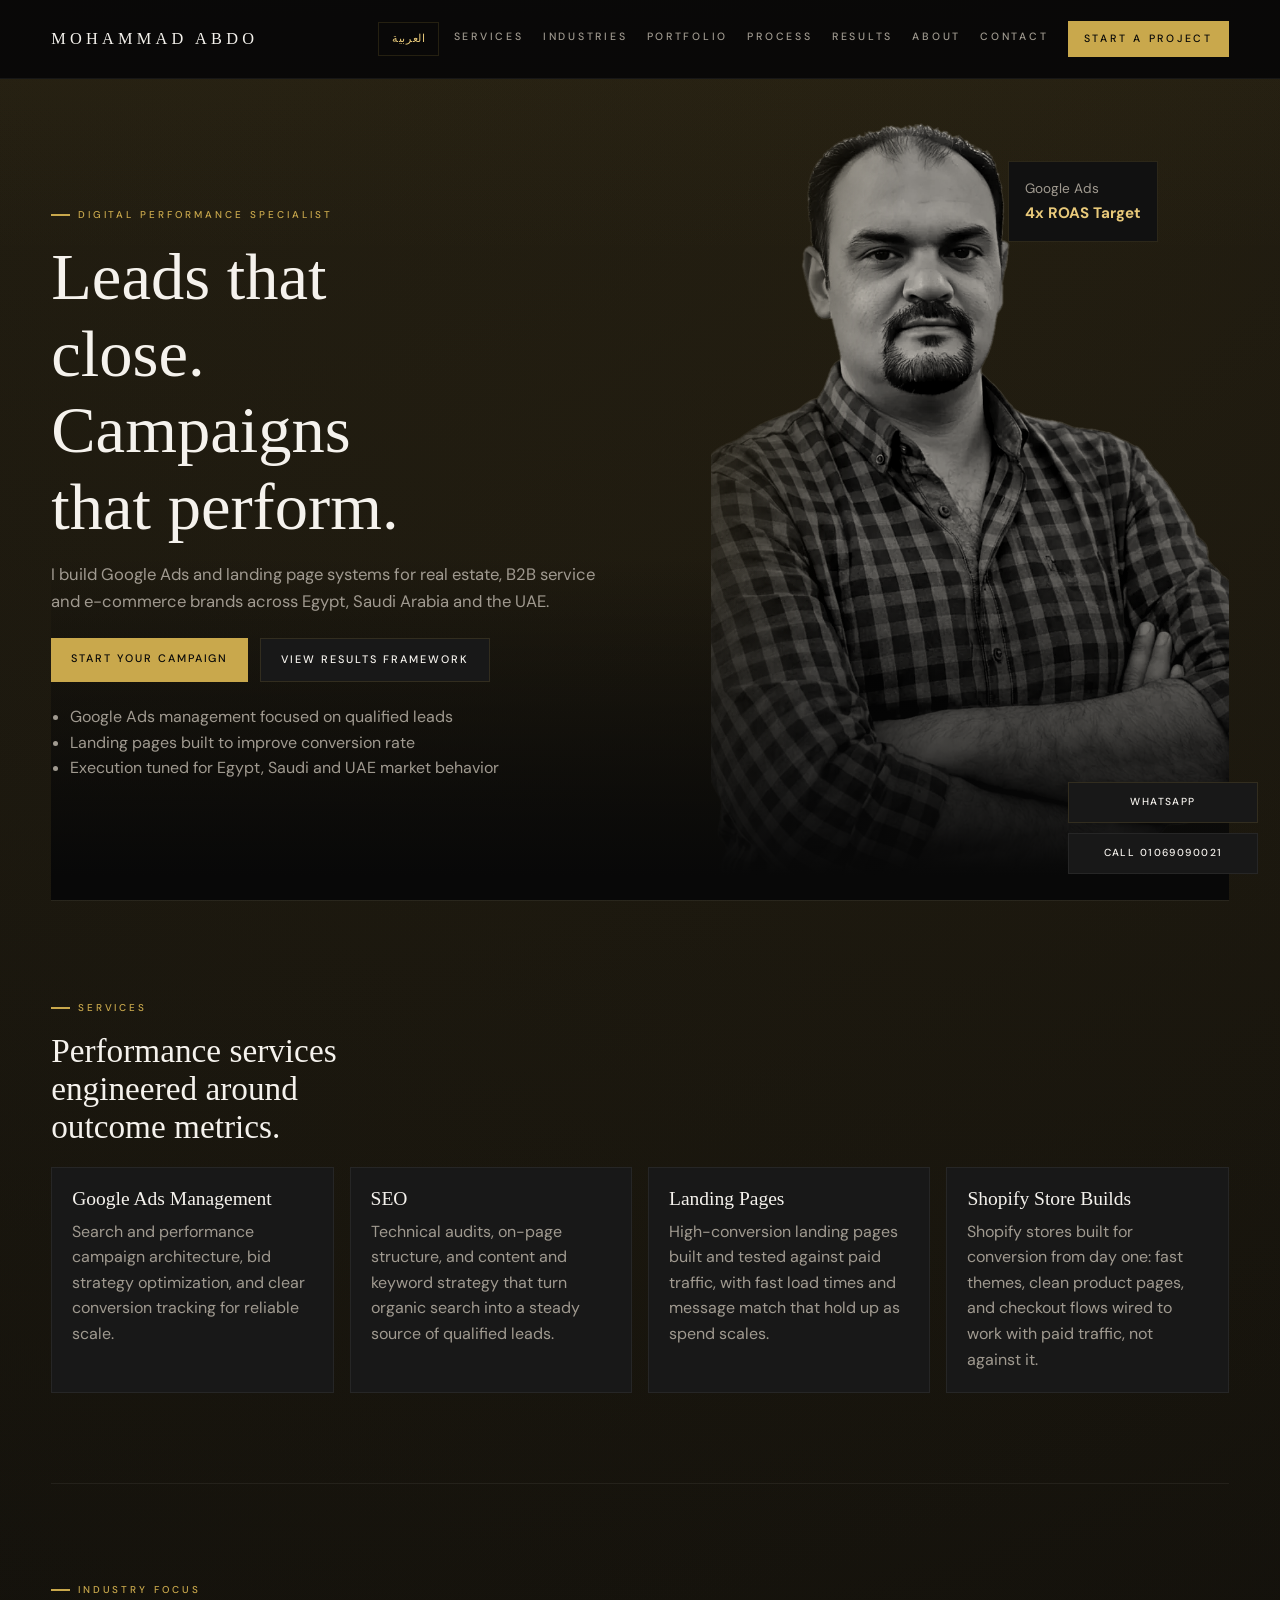
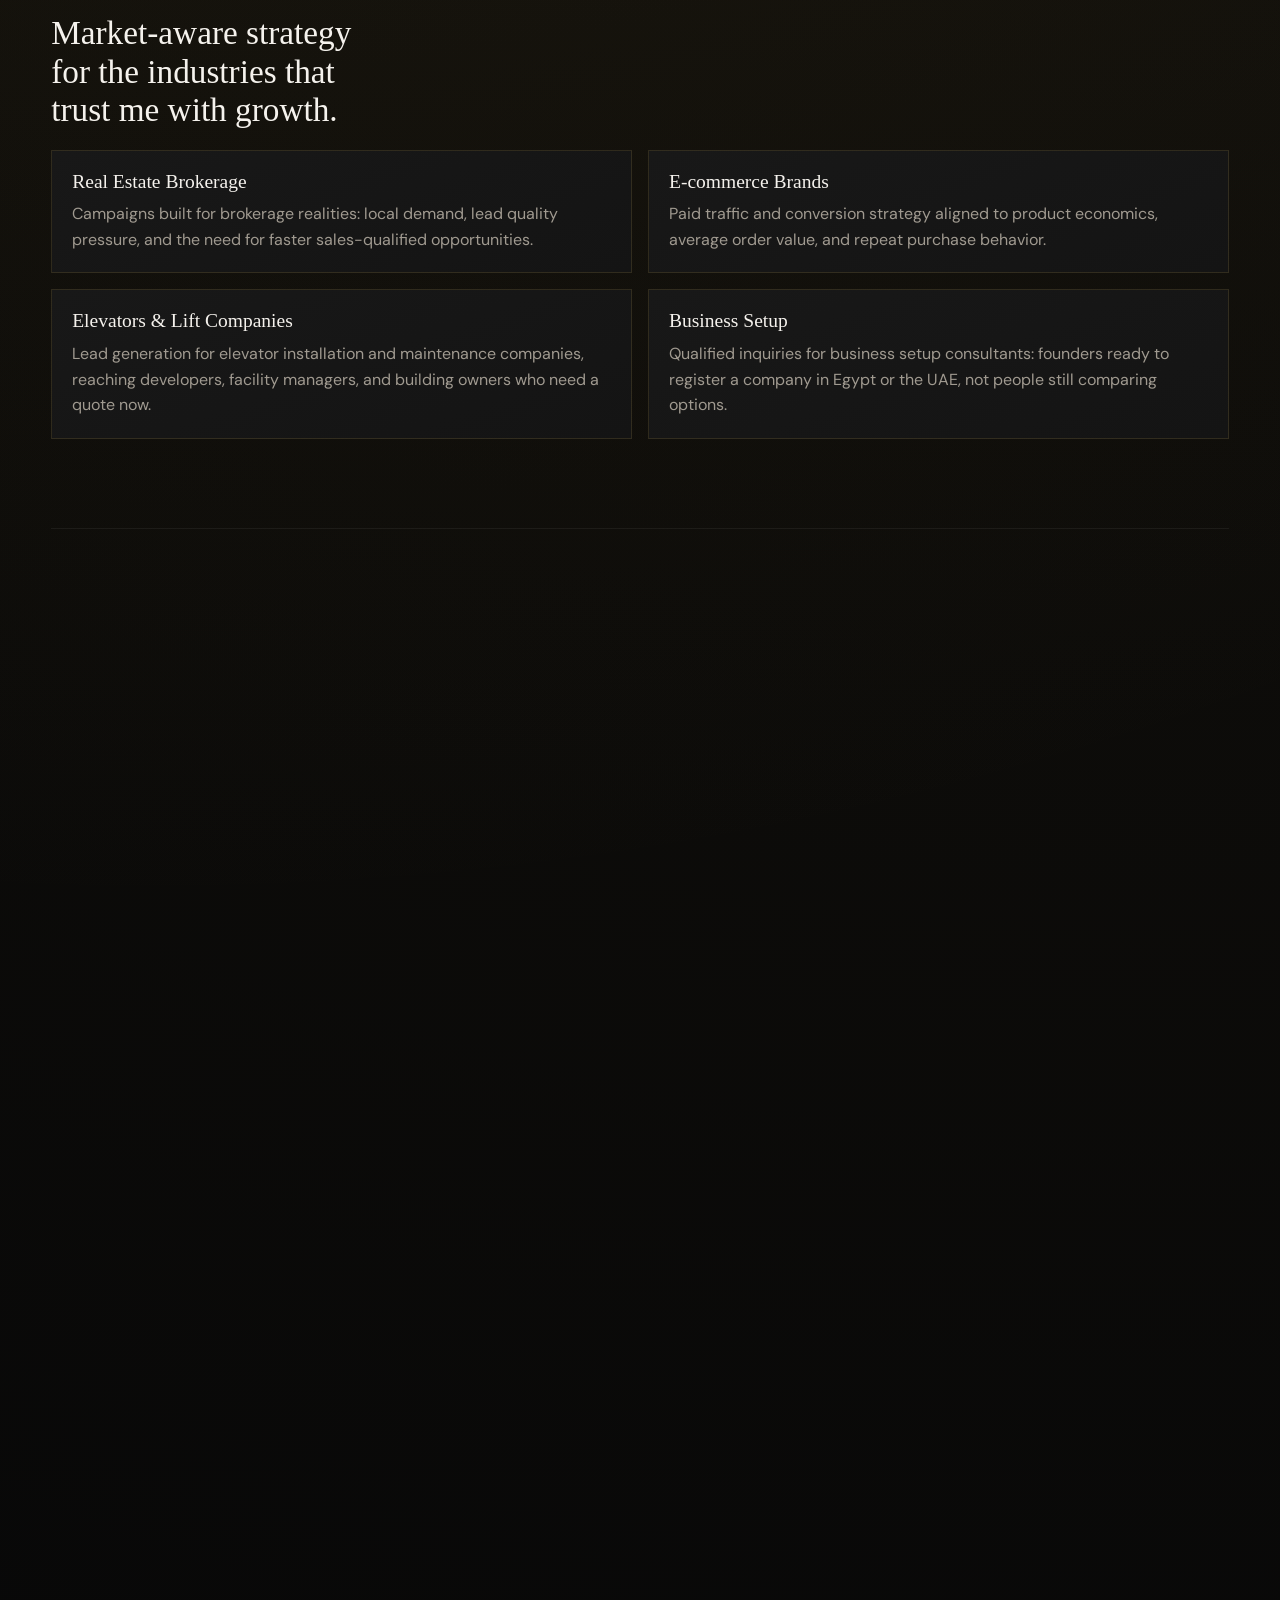
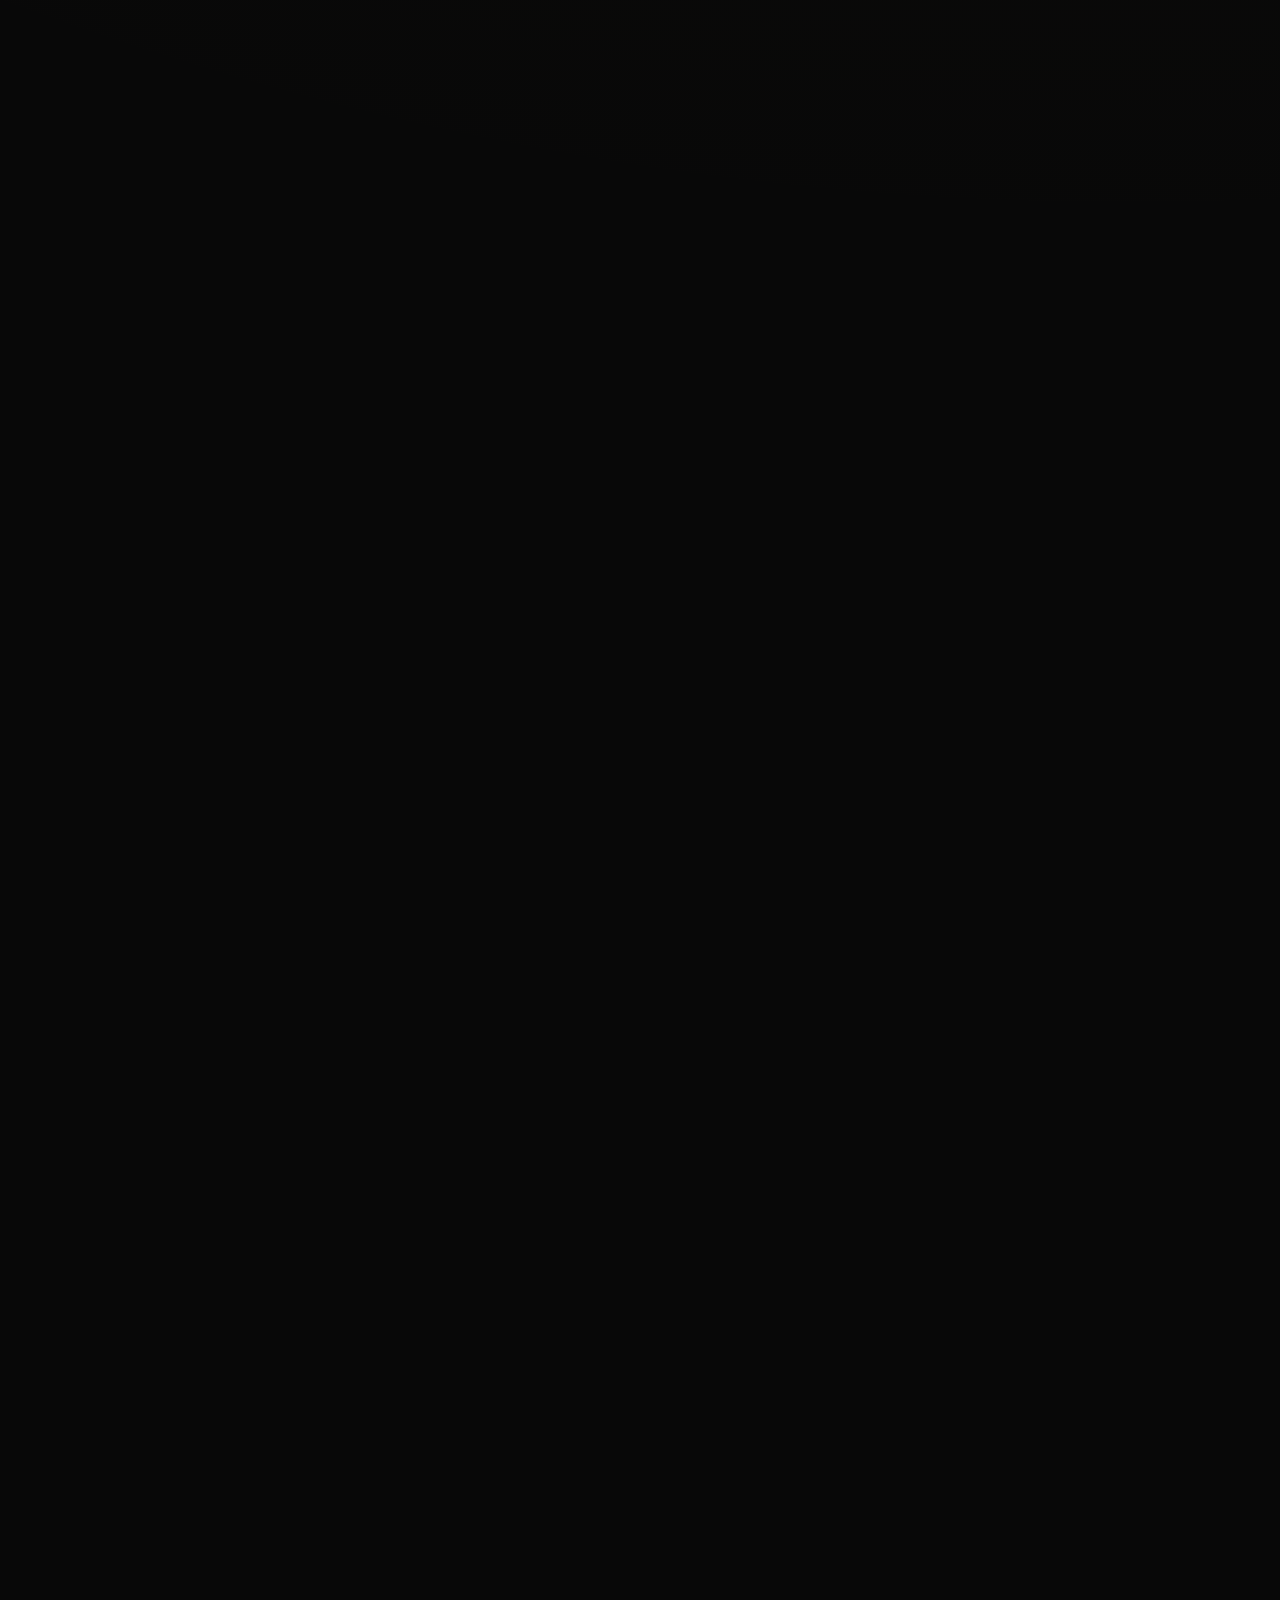
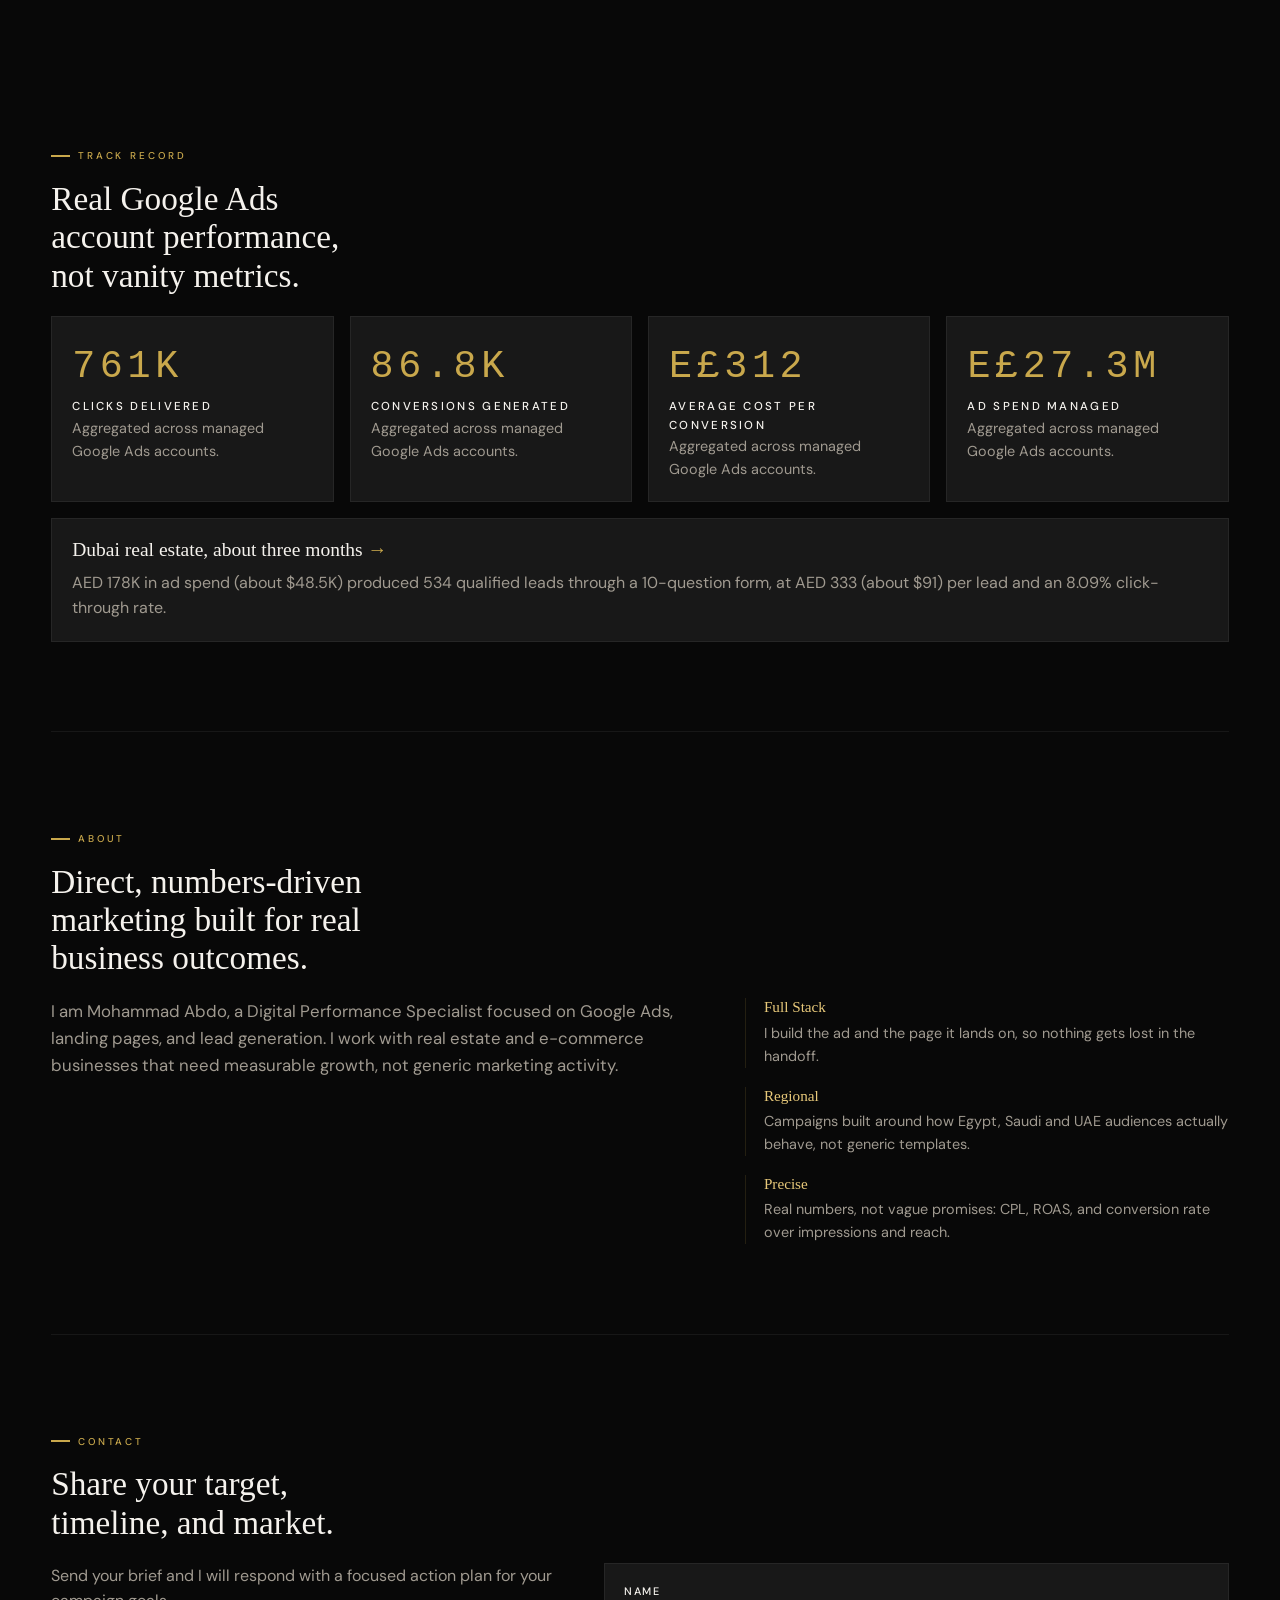
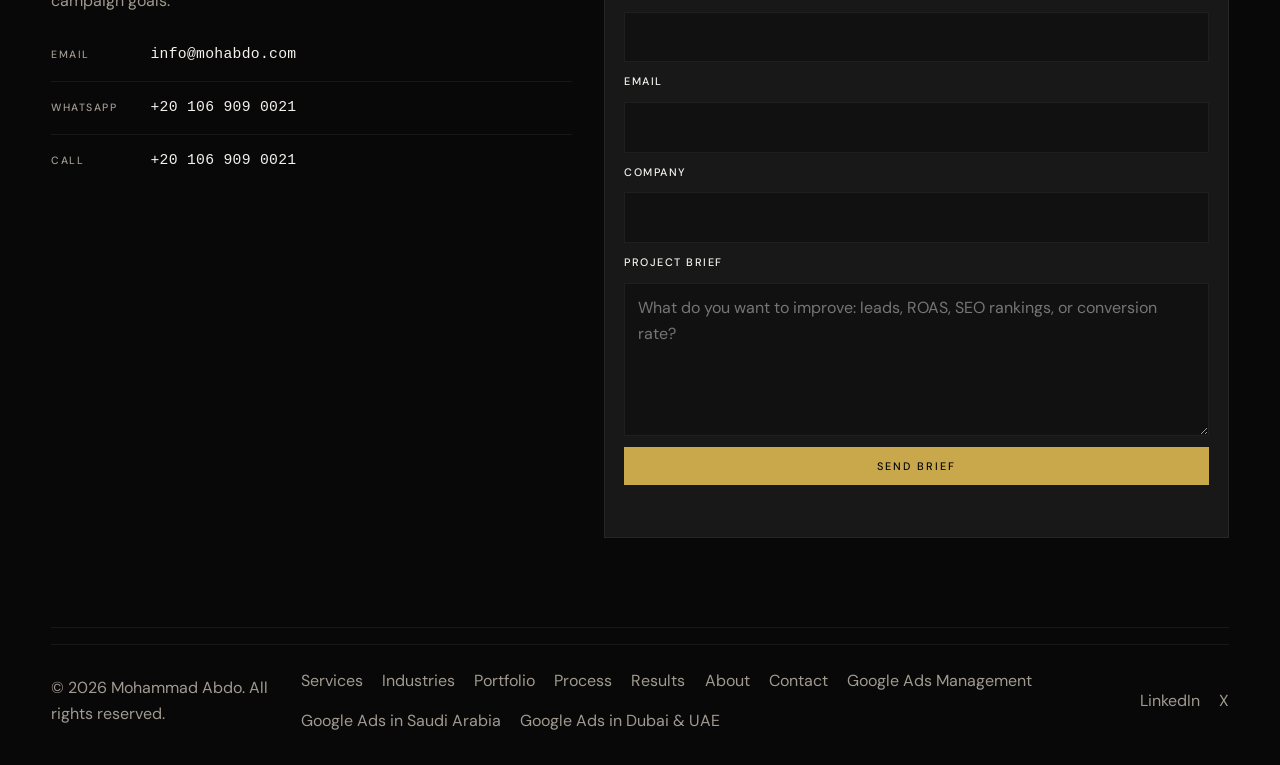
<file: index.html>
<!DOCTYPE html>
<html lang="en" dir="ltr">
  <head>
    <meta charset="UTF-8" />
    <!-- Google Tag Manager -->
    <script>(function(w,d,s,l,i){w[l]=w[l]||[];w[l].push({'gtm.start':
    new Date().getTime(),event:'gtm.js'});var f=d.getElementsByTagName(s)[0],
    j=d.createElement(s),dl=l!='dataLayer'?'&l='+l:'';j.async=true;j.src=
    'https://www.googletagmanager.com/gtm.js?id='+i+dl;f.parentNode.insertBefore(j,f);
    })(window,document,'script','dataLayer','GTM-PZN8QJ2T');</script>
    <!-- End Google Tag Manager -->
    <meta name="viewport" content="width=device-width, initial-scale=1.0" />
    <title>Mohammad Abdo | Google Ads Specialist — Egypt, KSA &amp; UAE</title>
    <meta name="description" content="Google Ads management, landing pages and static websites that bring qualified leads for real estate and B2B businesses in Egypt, Saudi Arabia and the UAE." />
    <meta name="author" content="Mohammad Abdo" />
    <meta name="robots" content="index,follow,max-image-preview:large" />
    <link rel="canonical" href="https://mohabdo.com/" />
    <link rel="alternate" hreflang="en" href="https://mohabdo.com/" />
    <link rel="alternate" hreflang="ar" href="https://mohabdo.com/ar/" />
    <link rel="alternate" hreflang="x-default" href="https://mohabdo.com/" />

    <link rel="icon" href="assets/favicon.svg" type="image/svg+xml" />
    <link rel="icon" href="assets/favicon-32.png" sizes="32x32" type="image/png" />
    <link rel="apple-touch-icon" href="assets/apple-touch-icon.png" />

    <meta property="og:type" content="website" />
    <meta property="og:locale" content="en_US" />
    <meta property="og:locale:alternate" content="ar_AR" />
    <meta property="og:title" content="Mohammad Abdo | Google Ads Specialist — Egypt, KSA &amp; UAE" />
    <meta property="og:description" content="Google Ads management, landing pages and static websites that bring qualified leads for real estate and B2B businesses in Egypt, Saudi Arabia and the UAE." />
    <meta property="og:url" content="https://mohabdo.com/" />
    <meta property="og:site_name" content="Mohammad Abdo" />
    <meta property="og:image" content="https://mohabdo.com/assets/og-image.jpg" />
    <meta property="og:image:width" content="1200" />
    <meta property="og:image:height" content="630" />
    <meta property="og:image:alt" content="Mohammad Abdo, Google Ads and landing page specialist" />

    <meta name="twitter:card" content="summary_large_image" />
    <meta name="twitter:title" content="Mohammad Abdo | Google Ads Specialist — Egypt, KSA &amp; UAE" />
    <meta name="twitter:description" content="Google Ads management, landing pages and static websites that bring qualified leads for real estate and B2B businesses in Egypt, Saudi Arabia and the UAE." />
    <meta name="twitter:image" content="https://mohabdo.com/assets/og-image.jpg" />

    <link rel="preconnect" href="https://fonts.googleapis.com" />
    <link rel="preconnect" href="https://fonts.gstatic.com" crossorigin />
    <link
      href="https://fonts.googleapis.com/css2?family=DM+Sans:wght@300;400;500;700&family=Tajawal:wght@400;500;700;800&display=swap"
      rel="stylesheet"
    />

    <link rel="stylesheet" href="css/style.css?v=5" />
    <script type="application/ld+json">
{
  "@context": "https://schema.org",
  "@graph": [
    {
      "@type": "Person",
      "@id": "https://mohabdo.com/#person",
      "name": "Mohammad Abdo",
      "alternateName": "محمد عبده",
      "url": "https://mohabdo.com/",
      "image": "https://mohabdo.com/assets/mohammad-abdo.png",
      "jobTitle": "Google Ads & Performance Marketing Specialist",
      "email": "mailto:info@mohabdo.com",
      "telephone": "+201069090021",
      "address": {
        "@type": "PostalAddress",
        "addressLocality": "Cairo",
        "addressCountry": "EG"
      },
      "knowsLanguage": [
        "ar",
        "en"
      ],
      "knowsAbout": [
        "Google Ads",
        "Search Engine Marketing",
        "Landing Page Optimization",
        "Lead Generation",
        "Conversion Tracking",
        "Google Tag Manager",
        "Google Analytics 4",
        "SEO",
        "Real Estate Marketing",
        "B2B Lead Generation",
        "E-commerce Marketing"
      ],
      "worksFor": {
        "@id": "https://mohabdo.com/#business"
      },
      "sameAs": [
        "https://www.linkedin.com/in/mohammad-abdo-90b87ba0/",
        "https://www.upwork.com/freelancers/~0118c8a663585eff20",
        "https://x.com/muha_abdo"
      ]
    },
    {
      "@type": "ProfessionalService",
      "@id": "https://mohabdo.com/#business",
      "name": "Mohammad Abdo — Performance Marketing",
      "url": "https://mohabdo.com/",
      "image": "https://mohabdo.com/assets/og-image.jpg",
      "logo": "https://mohabdo.com/assets/favicon-512.png",
      "email": "info@mohabdo.com",
      "telephone": "+201069090021",
      "founder": {
        "@id": "https://mohabdo.com/#person"
      },
      "address": {
        "@type": "PostalAddress",
        "addressLocality": "Cairo",
        "addressCountry": "EG"
      },
      "areaServed": [
        {
          "@type": "Country",
          "name": "Egypt"
        },
        {
          "@type": "Country",
          "name": "Saudi Arabia"
        },
        {
          "@type": "Country",
          "name": "United Arab Emirates"
        }
      ],
      "availableLanguage": [
        "Arabic",
        "English"
      ],
      "contactPoint": {
        "@type": "ContactPoint",
        "contactType": "sales",
        "telephone": "+201069090021",
        "email": "info@mohabdo.com",
        "availableLanguage": [
          "Arabic",
          "English"
        ],
        "areaServed": [
          "EG",
          "SA",
          "AE"
        ]
      },
      "hasOfferCatalog": {
        "@type": "OfferCatalog",
        "name": "Services",
        "itemListElement": [
          {
            "@type": "Offer",
            "itemOffered": {
              "@type": "Service",
              "name": "Google Ads Management"
            }
          },
          {
            "@type": "Offer",
            "itemOffered": {
              "@type": "Service",
              "name": "Landing Page Design & Development"
            }
          },
          {
            "@type": "Offer",
            "itemOffered": {
              "@type": "Service",
              "name": "Static Website Development"
            }
          },
          {
            "@type": "Offer",
            "itemOffered": {
              "@type": "Service",
              "name": "SEO"
            }
          },
          {
            "@type": "Offer",
            "itemOffered": {
              "@type": "Service",
              "name": "Conversion Tracking Setup (GTM & GA4)"
            }
          }
        ]
      }
    },
    {
      "@type": "WebSite",
      "@id": "https://mohabdo.com/#website",
      "url": "https://mohabdo.com/",
      "name": "Mohammad Abdo",
      "inLanguage": [
        "en",
        "ar"
      ],
      "publisher": {
        "@id": "https://mohabdo.com/#person"
      }
    },
    {
      "@type": "WebPage",
      "@id": "https://mohabdo.com/#webpage",
      "url": "https://mohabdo.com/",
      "name": "Mohammad Abdo | Google Ads Specialist — Egypt, KSA & UAE",
      "inLanguage": "en",
      "isPartOf": {
        "@id": "https://mohabdo.com/#website"
      },
      "about": {
        "@id": "https://mohabdo.com/#business"
      },
      "primaryImageOfPage": "https://mohabdo.com/assets/mohammad-abdo.png"
    }
  ]
}
    </script>
  </head>
  <body>
    <!-- Google Tag Manager (noscript) -->
    <noscript><iframe src="https://www.googletagmanager.com/ns.html?id=GTM-PZN8QJ2T"
    height="0" width="0" style="display:none;visibility:hidden"></iframe></noscript>
    <!-- End Google Tag Manager (noscript) -->
    <a class="skip-link" href="#main" data-i18n="skip.link">Skip to main content</a>

    <header class="site-header" id="top">
      <nav class="nav" aria-label="Main navigation">
        <a class="logo" href="#top" aria-label="Mohabdo home" data-i18n-aria="nav.logoAria">
          <span class="logo-text" data-i18n="brand.name">Mohammad Abdo</span>
        </a>

        <div class="nav-right">
          <a class="lang-toggle" href="/ar/" hreflang="ar" lang="ar">العربية</a>

          <button
            class="menu-toggle"
            id="menuToggle"
            aria-expanded="false"
            aria-controls="navLinks"
            aria-label="Open navigation menu"
            data-i18n-aria="nav.menuAria"
          >
            <span></span>
            <span></span>
            <span></span>
          </button>

          <div class="nav-links" id="navLinks">
            <a href="#services" data-i18n="nav.services">Services</a>
            <a href="#industries" data-i18n="nav.industries">Industries</a>
            <a href="#portfolio" data-i18n="nav.portfolio">Portfolio</a>
            <a href="#process" data-i18n="nav.process">Process</a>
            <a href="#results" data-i18n="nav.results">Results</a>
            <a href="#about" data-i18n="nav.about">About</a>
            <a href="#contact" data-i18n="nav.contact">Contact</a>
            <a class="nav-cta" href="#contact" data-i18n="nav.cta">Start a Project</a>
          </div>
        </div>
      </nav>
    </header>

    <main id="main">
      <section class="hero section reveal" id="hero">
        <div class="hero-content">
          <p class="eyebrow" data-i18n="hero.eyebrow">Digital Performance Specialist</p>
          <h1 data-i18n="hero.h1">
            Leads that close. Campaigns that perform.
          </h1>
          <p class="hero-lead" data-i18n="hero.lead">
            I build Google Ads and landing page systems for real estate, B2B service and e-commerce brands across Egypt, Saudi Arabia and the UAE.
          </p>
          <div class="hero-actions">
            <a class="btn btn-primary" href="#contact" data-i18n="hero.btnPrimary">Start Your Campaign</a>
            <a class="btn btn-ghost" href="#results" data-i18n="hero.btnGhost">View Results Framework</a>
          </div>
          <ul class="hero-points" aria-label="Core focus areas">
            <li data-i18n="hero.point1">Google Ads management focused on qualified leads</li>
            <li data-i18n="hero.point2">Landing pages built to improve conversion rate</li>
            <li data-i18n="hero.point3">Execution tuned for Egypt, Saudi and UAE market behavior</li>
          </ul>
        </div>
        <picture>
          <source srcset="assets/mohammad-abdo.webp" type="image/webp" />
          <img
            class="hero-photo"
            src="assets/mohammad-abdo.png"
            alt="Mohammad Abdo, Digital Performance Specialist"
            data-i18n-alt="hero.photoAlt"
            width="1100"
            height="1273"
            loading="eager"
            fetchpriority="high"
          />
        </picture>
        <div class="signal-card photo-badge" aria-hidden="true">
          <span data-i18n="hero.badgeLabel">Google Ads</span>
          <strong data-i18n="hero.badgeValue">4x ROAS Target</strong>
        </div>
      </section>

      <section class="section reveal" id="services">
        <div class="section-head">
          <p class="eyebrow" data-i18n="services.eyebrow">Services</p>
          <h2 data-i18n="services.h2">Performance services engineered around outcome metrics.</h2>
        </div>
        <div class="grid cards-4">
          <article class="card">
            <h3 data-i18n="services.card1.title"><a href="/google-ads-management/">Google Ads Management</a></h3>
            <p data-i18n="services.card1.desc">
              Search and performance campaign architecture, bid strategy optimization, and clear conversion tracking for reliable scale.
            </p>
          </article>
          <article class="card">
            <h3 data-i18n="services.card2.title">SEO</h3>
            <p data-i18n="services.card2.desc">
              Technical audits, on-page structure, and content and keyword strategy that turn organic search into a steady source of qualified leads.
            </p>
          </article>
          <article class="card">
            <h3 data-i18n="services.card3.title">Landing Pages</h3>
            <p data-i18n="services.card3.desc">
              High-conversion landing pages built and tested against paid traffic, with fast load times and message match that hold up as spend scales.
            </p>
          </article>
          <article class="card">
            <h3 data-i18n="services.card4.title">Shopify Store Builds</h3>
            <p data-i18n="services.card4.desc">
              Shopify stores built for conversion from day one: fast themes, clean product pages, and checkout flows wired to work with paid traffic, not against it.
            </p>
          </article>
        </div>
      </section>

      <section class="section reveal" id="industries">
        <div class="section-head">
          <p class="eyebrow" data-i18n="industries.eyebrow">Industry Focus</p>
          <h2 data-i18n="industries.h2">Market-aware strategy for the industries that trust me with growth.</h2>
        </div>
        <div class="grid cards-2">
          <article class="card spotlight">
            <h3 data-i18n="industries.card1.title">Real Estate Brokerage</h3>
            <p data-i18n="industries.card1.desc">
              Campaigns built for brokerage realities: local demand, lead quality pressure, and the need for faster sales-qualified opportunities.
            </p>
          </article>
          <article class="card spotlight">
            <h3 data-i18n="industries.card2.title">E-commerce Brands</h3>
            <p data-i18n="industries.card2.desc">
              Paid traffic and conversion strategy aligned to product economics, average order value, and repeat purchase behavior.
            </p>
          </article>
          <article class="card spotlight">
            <h3 data-i18n="industries.card3.title">Elevators &amp; Lift Companies</h3>
            <p data-i18n="industries.card3.desc">
              Lead generation for elevator installation and maintenance companies, reaching developers, facility managers, and building owners who need a quote now.
            </p>
          </article>
          <article class="card spotlight">
            <h3 data-i18n="industries.card4.title">Business Setup</h3>
            <p data-i18n="industries.card4.desc">
              Qualified inquiries for business setup consultants: founders ready to register a company in Egypt or the UAE, not people still comparing options.
            </p>
          </article>
        </div>
      </section>

      <section class="section reveal" id="portfolio">
        <div class="section-head">
          <p class="eyebrow" data-i18n="portfolio.eyebrow">Portfolio</p>
          <h2 data-i18n="portfolio.h2">Landing pages built and shipped for real clients.</h2>
        </div>
        <div class="portfolio-list">
          <article class="portfolio-row">
            <div class="portfolio-media">
              <span class="portfolio-media-tag" data-i18n="portfolio.tagDesktop">Desktop</span>
              <img
                src="assets/portfolio/hacienda-ras-al-hekma-desktop.jpg"
                alt="Hacienda Ras Al Hekma real estate landing page for Prime Homes Hub, desktop view"
                data-i18n-alt="portfolio.item1.alt"
                loading="lazy"
                width="1568"
                height="733"
              />
            </div>
            <div class="portfolio-info">
              <h3 data-i18n="portfolio.item1.title">Prime Homes Hub — Hacienda Ras Al Hekma</h3>
              <p data-i18n="portfolio.item1.desc">Real estate landing page for a Palm Hills North Coast launch.</p>
            </div>
          </article>
          <article class="portfolio-row">
            <div class="portfolio-media is-mobile">
              <span class="portfolio-media-tag" data-i18n="portfolio.tagMobile">Mobile</span>
              <img
                src="assets/portfolio/badya-mobile.png"
                alt="Badya real estate landing page for Prime Homes Hub, mobile view"
                data-i18n-alt="portfolio.item2.alt"
                loading="lazy"
                width="390"
                height="700"
              />
            </div>
            <div class="portfolio-info">
              <h3 data-i18n="portfolio.item2.title">Prime Homes Hub — Badya</h3>
              <p data-i18n="portfolio.item2.desc">Real estate landing page for a Palm Hills New Cairo community.</p>
            </div>
          </article>
          <article class="portfolio-row">
            <div class="portfolio-media">
              <span class="portfolio-media-tag" data-i18n="portfolio.tagDesktop">Desktop</span>
              <img
                src="assets/portfolio/la-vista-desktop.jpg"
                alt="La Vista Projects real estate landing page for Bold Homz, desktop view"
                data-i18n-alt="portfolio.item3.alt"
                loading="lazy"
                width="1568"
                height="733"
              />
            </div>
            <div class="portfolio-info">
              <h3 data-i18n="portfolio.item3.title">Bold Homz — La Vista Projects</h3>
              <p data-i18n="portfolio.item3.desc">Real estate landing page for ready-to-move New Cairo units.</p>
            </div>
          </article>
          <article class="portfolio-row">
            <div class="portfolio-media is-mobile">
              <span class="portfolio-media-tag" data-i18n="portfolio.tagMobile">Mobile</span>
              <img
                src="assets/portfolio/tatweer-misr-mobile.png"
                alt="Tatweer Misr North Coast landing page for Homzeg, mobile view"
                data-i18n-alt="portfolio.item4.alt"
                loading="lazy"
                width="390"
                height="700"
              />
            </div>
            <div class="portfolio-info">
              <h3 data-i18n="portfolio.item4.title">Homzeg — Tatweer Misr, North Coast</h3>
              <p data-i18n="portfolio.item4.desc">Real estate landing page comparing North Coast project options.</p>
            </div>
          </article>
          <article class="portfolio-row">
            <div class="portfolio-media">
              <span class="portfolio-media-tag" data-i18n="portfolio.tagDesktop">Desktop</span>
              <img
                src="assets/portfolio/fursan-elevators-desktop.jpg"
                alt="Fursan Elevators homepage, desktop view"
                data-i18n-alt="portfolio.item5.alt"
                loading="lazy"
                width="1568"
                height="733"
              />
            </div>
            <div class="portfolio-info">
              <h3 data-i18n="portfolio.item5.title">Fursan Elevators</h3>
              <p data-i18n="portfolio.item5.desc">Landing page for a Saudi elevator installation and maintenance company.</p>
            </div>
          </article>
          <article class="portfolio-row">
            <div class="portfolio-media is-mobile">
              <span class="portfolio-media-tag" data-i18n="portfolio.tagMobile">Mobile</span>
              <img
                src="assets/portfolio/fursan-villa-mobile.png"
                alt="Fursan Elevators villa elevators landing page, mobile view"
                data-i18n-alt="portfolio.item6.alt"
                loading="lazy"
                width="390"
                height="700"
              />
            </div>
            <div class="portfolio-info">
              <h3 data-i18n="portfolio.item6.title">Fursan Elevators — Villa Elevators</h3>
              <p data-i18n="portfolio.item6.desc">Service-specific landing page for villa elevator installations.</p>
            </div>
          </article>
        </div>
      </section>

      <section class="section reveal" id="process">
        <div class="section-head">
          <p class="eyebrow" data-i18n="process.eyebrow">Process</p>
          <h2 data-i18n="process.h2">A clear process from first call to measurable results.</h2>
        </div>
        <ol class="process-list">
          <li>
            <h3 data-i18n="process.step1.title">Free Discovery Call</h3>
            <p data-i18n="process.step1.desc">A free consultation to understand your business, goals, and where leads or sales are currently getting lost.</p>
          </li>
          <li>
            <h3 data-i18n="process.step2.title">Scope and Plan</h3>
            <p data-i18n="process.step2.desc">A clear project scope and execution plan built around your budget, timeline, and target numbers.</p>
          </li>
          <li>
            <h3 data-i18n="process.step3.title">Proposal and Pricing</h3>
            <p data-i18n="process.step3.desc">A straightforward financial proposal with defined deliverables, so you know exactly what you're paying for and why.</p>
          </li>
          <li>
            <h3 data-i18n="process.step4.title">Contract and Onboarding</h3>
            <p data-i18n="process.step4.desc">Signed agreement, account access, and full tracking setup completed before your campaigns go live.</p>
          </li>
          <li>
            <h3 data-i18n="process.step5.title">Launch and Optimize</h3>
            <p data-i18n="process.step5.desc">Campaigns go live, then get optimized weekly against CPL, ROAS, and lead quality, not just traffic volume.</p>
          </li>
        </ol>
      </section>

      <section class="section reveal" id="results">
        <div class="section-head">
          <p class="eyebrow" data-i18n="results.eyebrow">Track Record</p>
          <h2 data-i18n="results.h2">Real Google Ads account performance, not vanity metrics.</h2>
        </div>
        <div class="grid cards-4">
          <article class="metric-card">
            <p class="metric">761K</p>
            <p class="metric-label" data-i18n="results.metric1.label">Clicks Delivered</p>
            <p class="metric-note" data-i18n="results.note">Aggregated across managed Google Ads accounts.</p>
          </article>
          <article class="metric-card">
            <p class="metric">86.8K</p>
            <p class="metric-label" data-i18n="results.metric2.label">Conversions Generated</p>
            <p class="metric-note" data-i18n="results.note">Aggregated across managed Google Ads accounts.</p>
          </article>
          <article class="metric-card">
            <p class="metric">E£312</p>
            <p class="metric-label" data-i18n="results.metric3.label">Average Cost per Conversion</p>
            <p class="metric-note" data-i18n="results.note">Aggregated across managed Google Ads accounts.</p>
          </article>
          <article class="metric-card">
            <p class="metric">E£27.3M</p>
            <p class="metric-label" data-i18n="results.metric4.label">Ad Spend Managed</p>
            <p class="metric-note" data-i18n="results.note">Aggregated across managed Google Ads accounts.</p>
          </article>
        </div>
        <a class="card link-card results-dubai" href="/google-ads-dubai-uae/#results" style="display:block;margin-top:1rem">
          <h3>Dubai real estate, about three months <span aria-hidden="true">→</span></h3>
          <p>AED 178K in ad spend (about $48.5K) produced 534 qualified leads through a 10-question form, at AED 333 (about $91) per lead and an 8.09% click-through rate.</p>
        </a>
      </section>

      <section class="section reveal" id="about">
        <div class="section-head">
          <p class="eyebrow" data-i18n="about.eyebrow">About</p>
          <h2 data-i18n="about.h2">Direct, numbers-driven marketing built for real business outcomes.</h2>
        </div>
        <div class="about-wrap">
          <p class="about-copy" data-i18n="about.copy">
            I am Mohammad Abdo, a Digital Performance Specialist focused on Google Ads, landing pages, and lead generation. I work with real estate and e-commerce businesses that need measurable growth, not generic marketing activity.
          </p>
          <ul class="about-pillars">
            <li>
              <h3 data-i18n="about.pillar1.title">Full Stack</h3>
              <p data-i18n="about.pillar1.desc">I build the ad and the page it lands on, so nothing gets lost in the handoff.</p>
            </li>
            <li>
              <h3 data-i18n="about.pillar2.title">Regional</h3>
              <p data-i18n="about.pillar2.desc">Campaigns built around how Egypt, Saudi and UAE audiences actually behave, not generic templates.</p>
            </li>
            <li>
              <h3 data-i18n="about.pillar3.title">Precise</h3>
              <p data-i18n="about.pillar3.desc">Real numbers, not vague promises: CPL, ROAS, and conversion rate over impressions and reach.</p>
            </li>
          </ul>
        </div>
      </section>

      <section class="section reveal" id="contact">
        <div class="section-head">
          <p class="eyebrow" data-i18n="contact.eyebrow">Contact</p>
          <h2 data-i18n="contact.h2">Share your target, timeline, and market.</h2>
        </div>
        <div class="contact-wrap">
          <div class="contact-intro">
            <p data-i18n="contact.intro">
              Send your brief and I will respond with a focused action plan for your campaign goals.
            </p>
            <ul class="contact-channels">
              <li>
                <span data-i18n="contact.channelEmail">Email</span>
                <a href="mailto:info@mohabdo.com" dir="ltr">info@mohabdo.com</a>
              </li>
              <li>
                <span data-i18n="contact.channelWhatsapp">WhatsApp</span>
                <a
                  href="https://wa.me/201069090021?text=Hello%20Mohammad%2C%20I%20want%20to%20discuss%20a%20new%20project."
                  target="_blank"
                  rel="noopener noreferrer"
                  dir="ltr"
                  >+20 106 909 0021</a
                >
              </li>
              <li>
                <span data-i18n="contact.channelCall">Call</span>
                <a href="tel:+201069090021" dir="ltr">+20 106 909 0021</a>
              </li>
            </ul>
          </div>
          <form
            id="contactForm"
            class="contact-form"
            action="https://formsubmit.co/info@mohabdo.com"
            method="POST"
            novalidate
          >
            <input type="hidden" name="_subject" value="New Project Inquiry from mohabdo.com" />
            <input type="hidden" name="_template" value="table" />
            <input type="hidden" name="_captcha" value="false" />
            <input type="hidden" name="_next" value="https://mohabdo.com/thank-you.html" />
            <input type="text" name="_honey" class="hp-field" tabindex="-1" autocomplete="off" aria-hidden="true" />

            <label for="name" data-i18n="contact.form.name">Name</label>
            <input id="name" name="name" type="text" autocomplete="name" required />

            <label for="email" data-i18n="contact.form.email">Email</label>
            <input id="email" name="email" type="email" autocomplete="email" required />

            <label for="company" data-i18n="contact.form.company">Company</label>
            <input id="company" name="company" type="text" autocomplete="organization" />

            <label for="message" data-i18n="contact.form.message">Project Brief</label>
            <textarea
              id="message"
              name="message"
              rows="5"
              placeholder="What do you want to improve: leads, ROAS, SEO rankings, or conversion rate?"
              data-i18n-placeholder="contact.form.placeholder"
              required
            ></textarea>

            <button class="btn btn-primary" type="submit" data-i18n="contact.form.submit">Send Brief</button>
            <p id="formStatus" class="form-status" role="status" aria-live="polite"></p>
          </form>
        </div>
      </section>
    </main>

    <footer class="site-footer">
      <p>© <span id="year"></span> <span data-i18n="footer.copyright">Mohammad Abdo. All rights reserved.</span></p>
      <div class="footer-links">
        <a href="#services" data-i18n="nav.services">Services</a>
        <a href="#industries" data-i18n="nav.industries">Industries</a>
        <a href="#portfolio" data-i18n="nav.portfolio">Portfolio</a>
        <a href="#process" data-i18n="nav.process">Process</a>
        <a href="#results" data-i18n="nav.results">Results</a>
        <a href="#about" data-i18n="nav.about">About</a>
        <a href="#contact" data-i18n="nav.contact">Contact</a>
        <a href="/google-ads-management/">Google Ads Management</a>
        <a href="/google-ads-saudi-arabia/">Google Ads in Saudi Arabia</a>
        <a href="/google-ads-dubai-uae/">Google Ads in Dubai & UAE</a>
      </div>
      <nav class="footer-links footer-social" style="flex:none" aria-label="Profiles">
        <a href="https://www.linkedin.com/in/mohammad-abdo-90b87ba0/" target="_blank" rel="me noopener noreferrer">LinkedIn</a>
        <a href="https://x.com/muha_abdo" target="_blank" rel="me noopener noreferrer">X</a>
      </nav>
    </footer>

    <div class="floating-contact desktop-only" aria-label="Quick contact actions">
      <a
        class="floating-btn whatsapp"
        href="https://wa.me/201069090021?text=Hello%20Mohammad%2C%20I%20want%20to%20discuss%20a%20new%20project."
        target="_blank"
        rel="noopener noreferrer"
        aria-label="Chat on WhatsApp"
      >
        <span data-i18n="floating.whatsapp">WhatsApp</span>
      </a>
      <a class="floating-btn call" href="tel:+201069090021" aria-label="Call +20 106 909 0021">
        <span data-i18n="floating.call">Call 01069090021</span>
      </a>
    </div>

    <div class="mobile-sticky-bar" aria-label="Mobile quick contact">
      <a
        class="mobile-action whatsapp"
        href="https://wa.me/201069090021?text=Hello%20Mohammad%2C%20I%20want%20to%20discuss%20a%20new%20project."
        target="_blank"
        rel="noopener noreferrer"
      >
        <span data-i18n="floating.whatsapp">WhatsApp</span>
      </a>
      <a class="mobile-action call" href="tel:+201069090021"><span data-i18n="floating.call">Call 01069090021</span></a>
    </div>

    <script src="js/script.js?v=5" defer></script>
  </body>
</html>
</file>
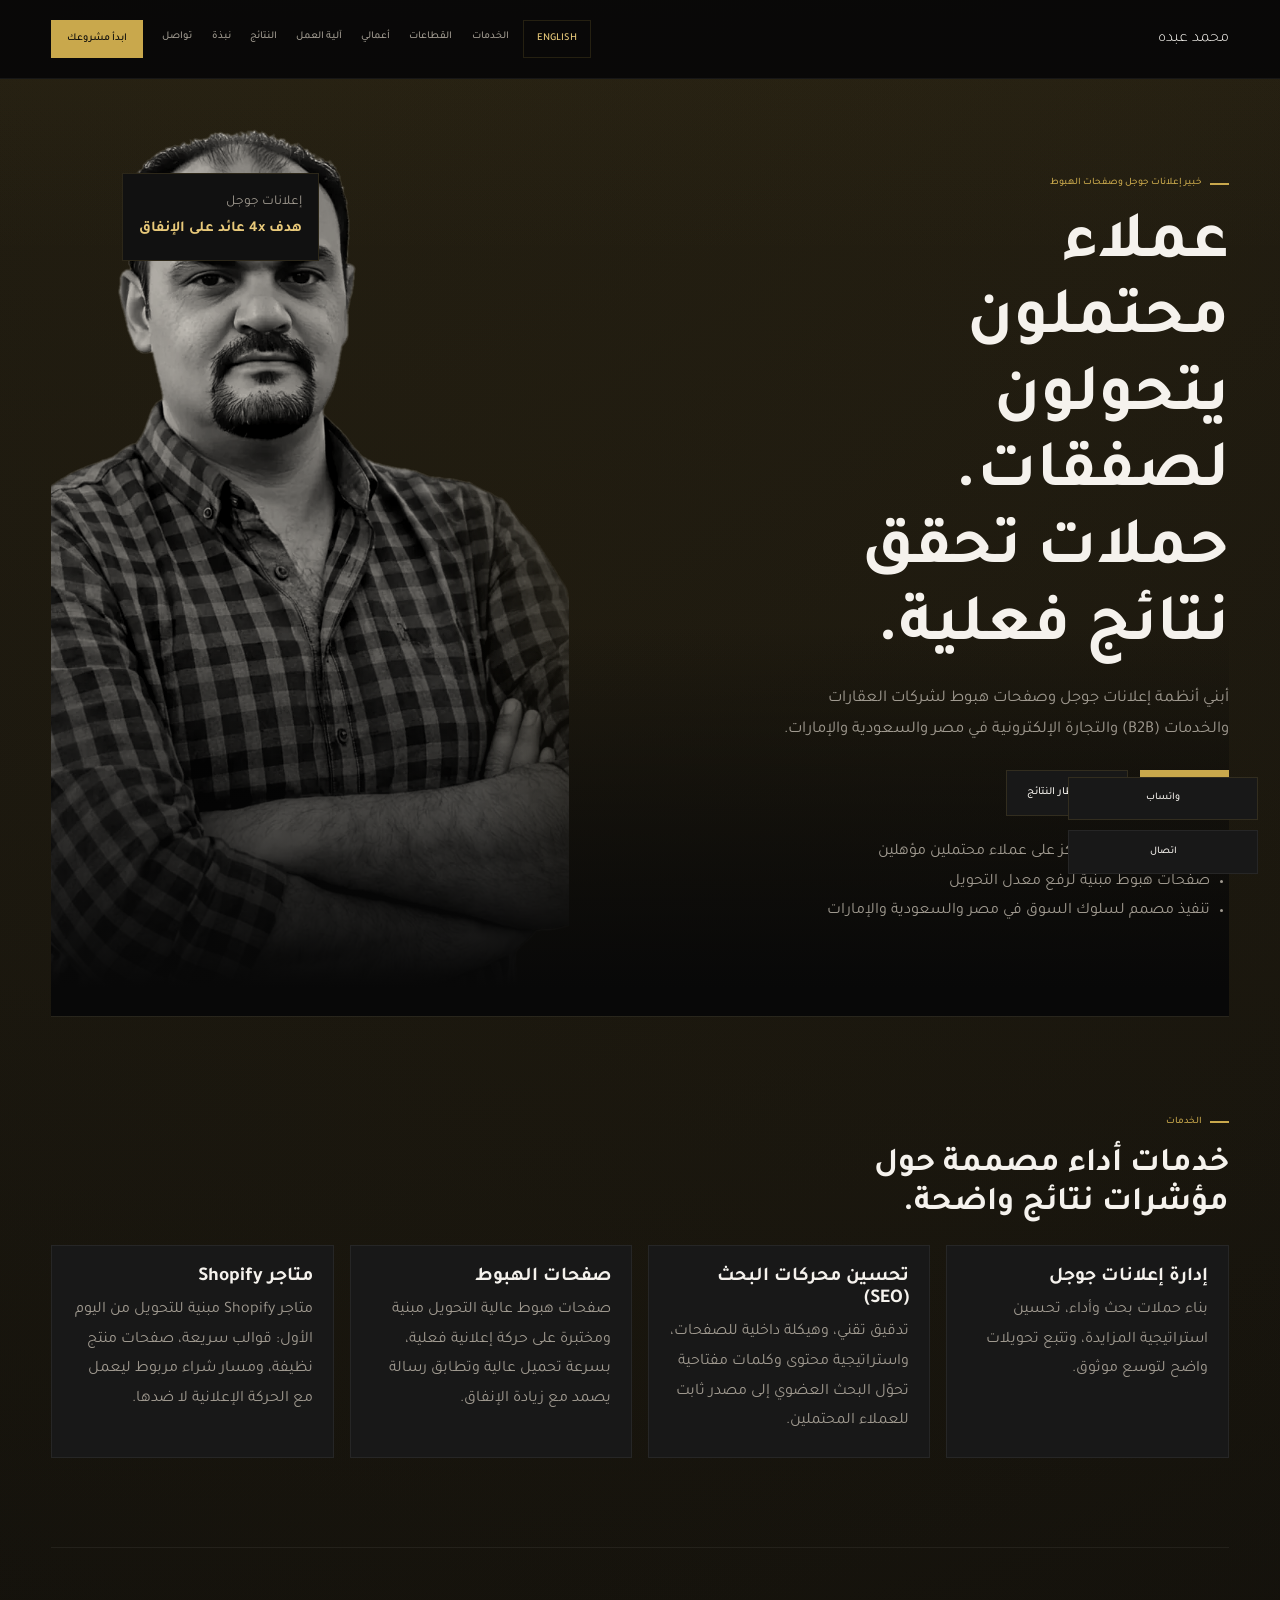
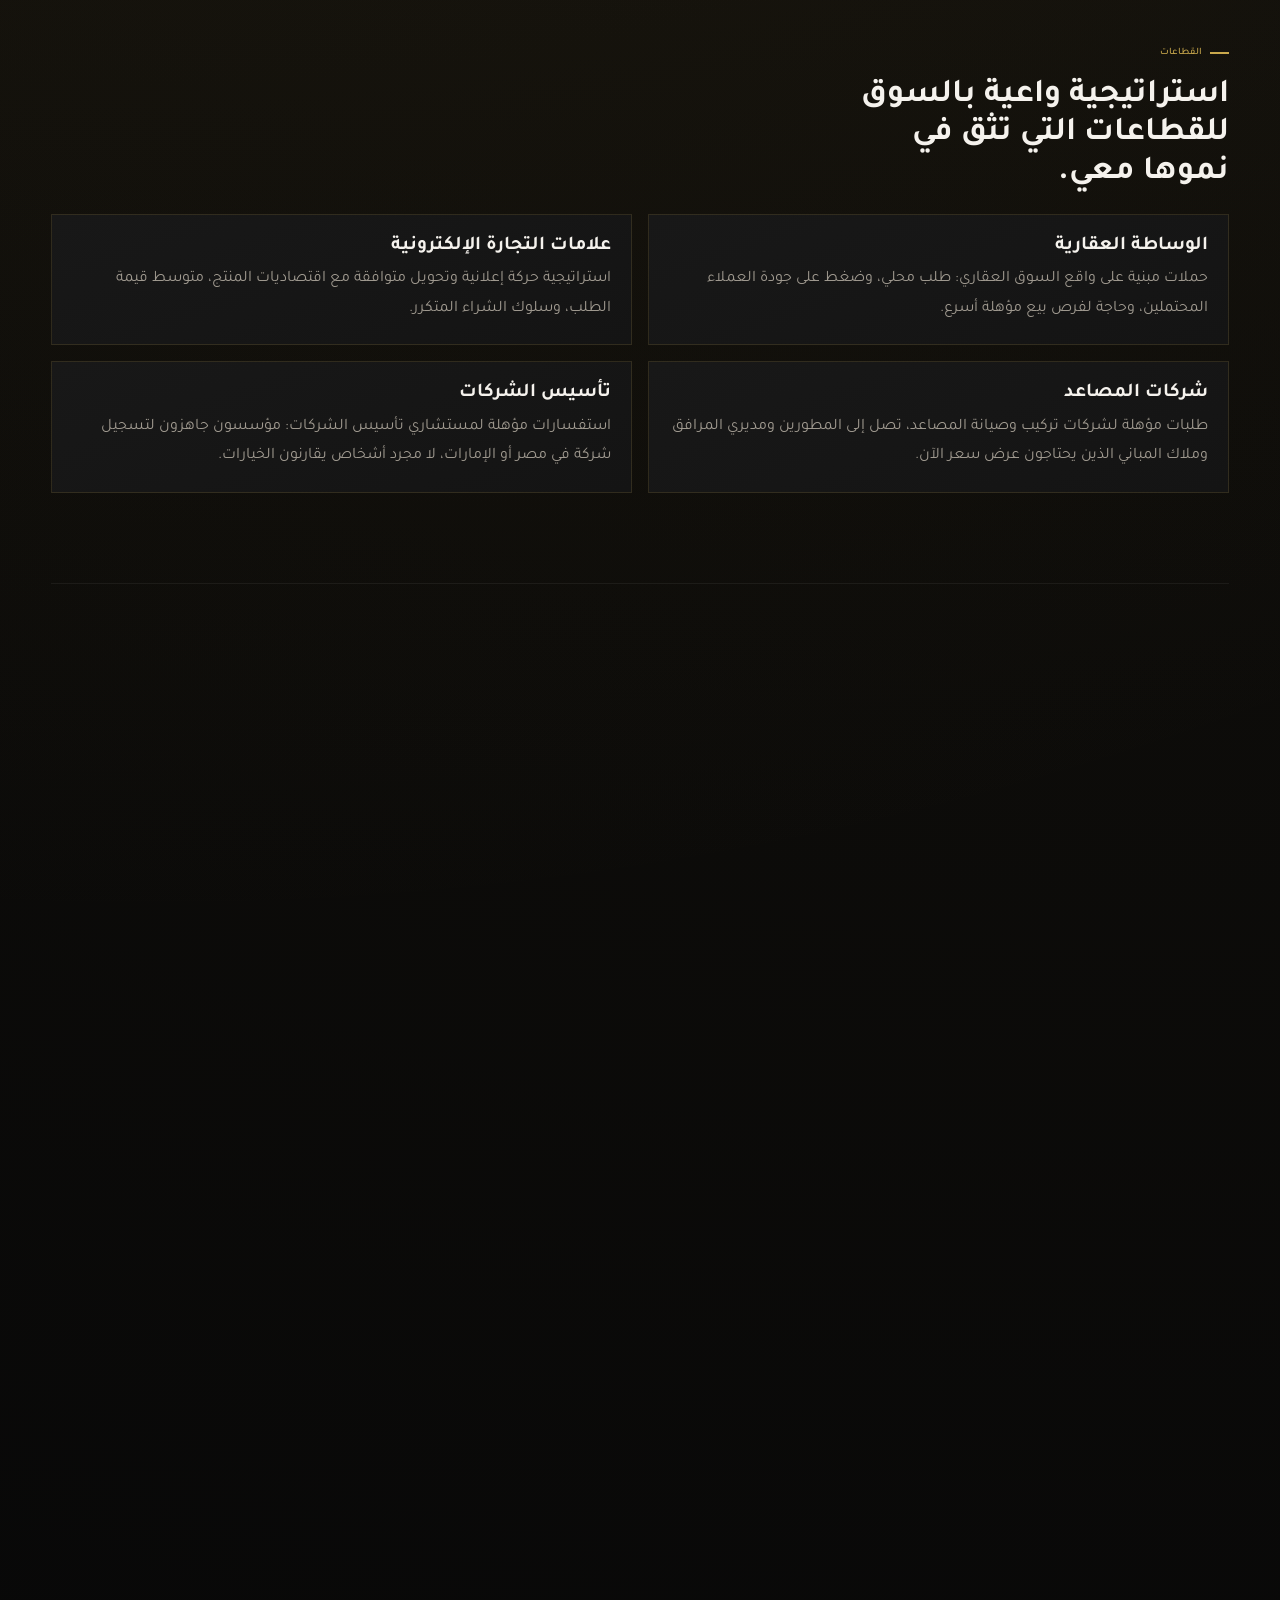
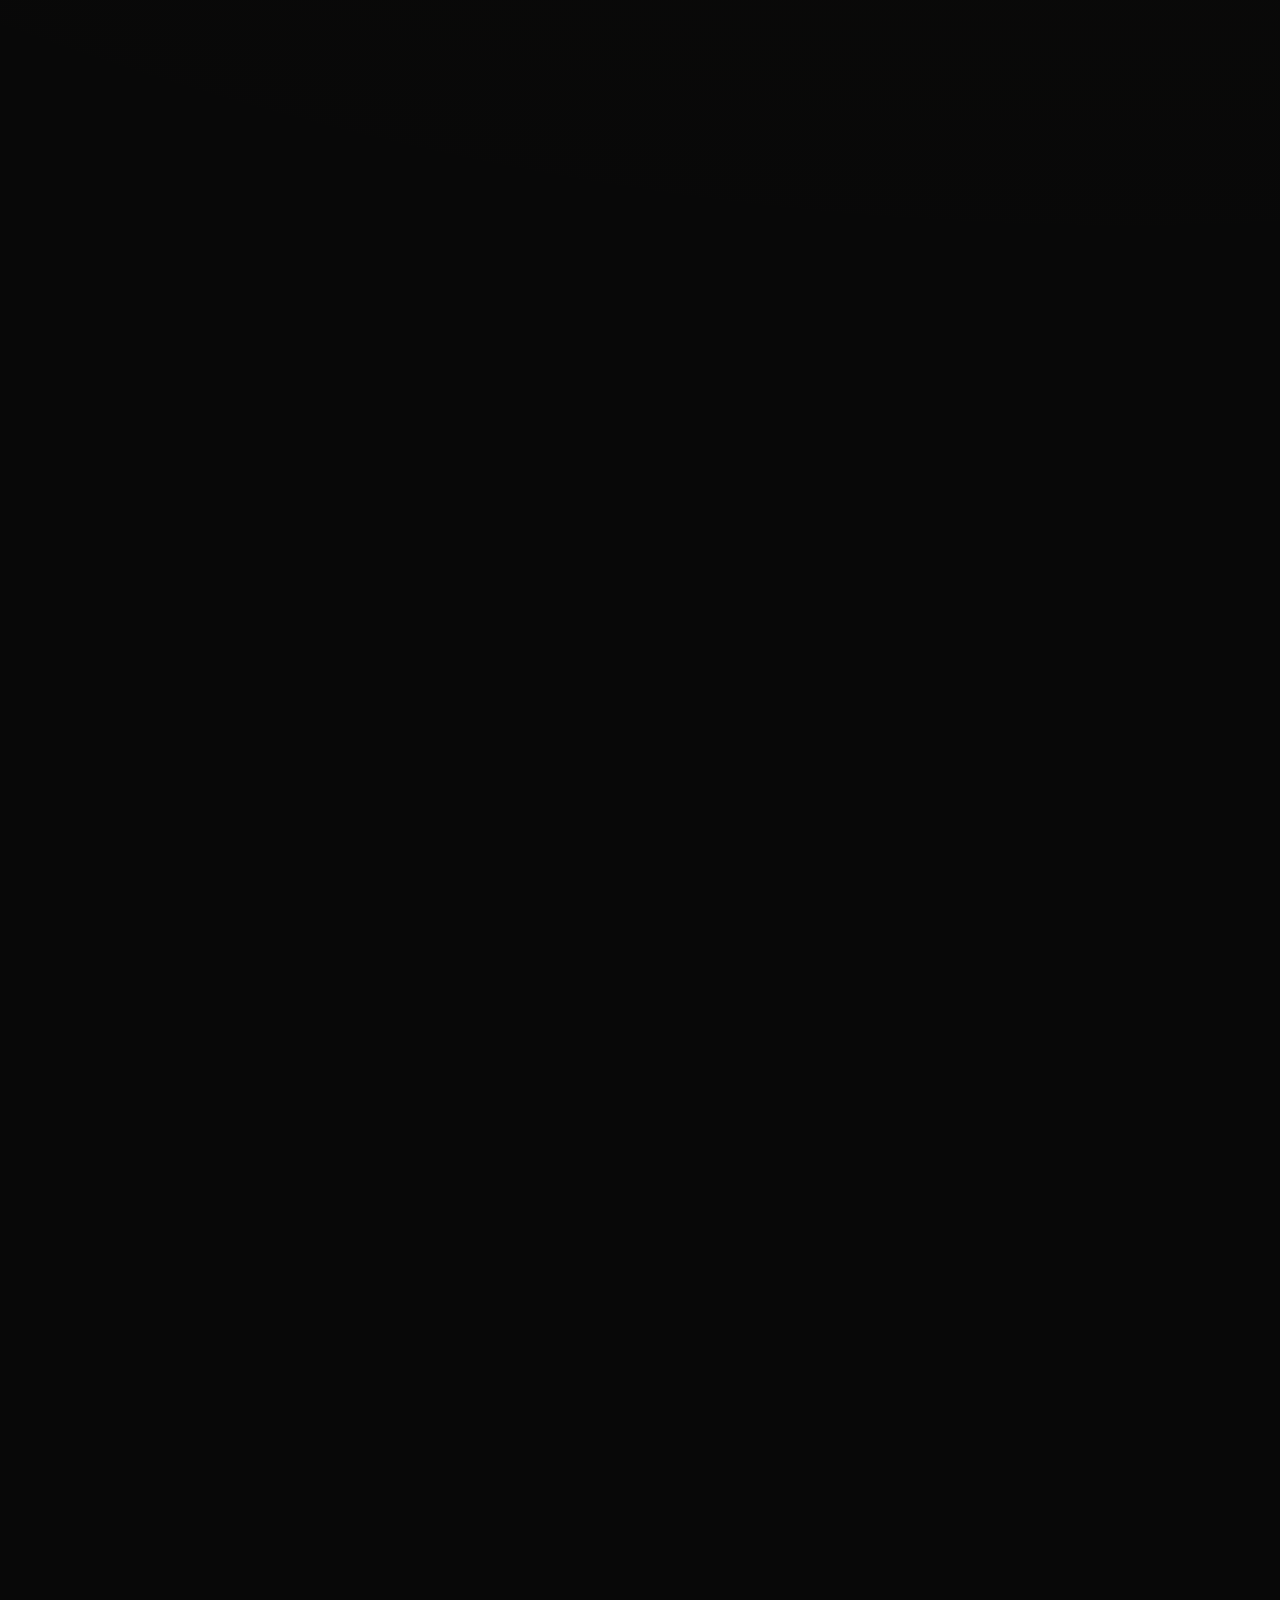
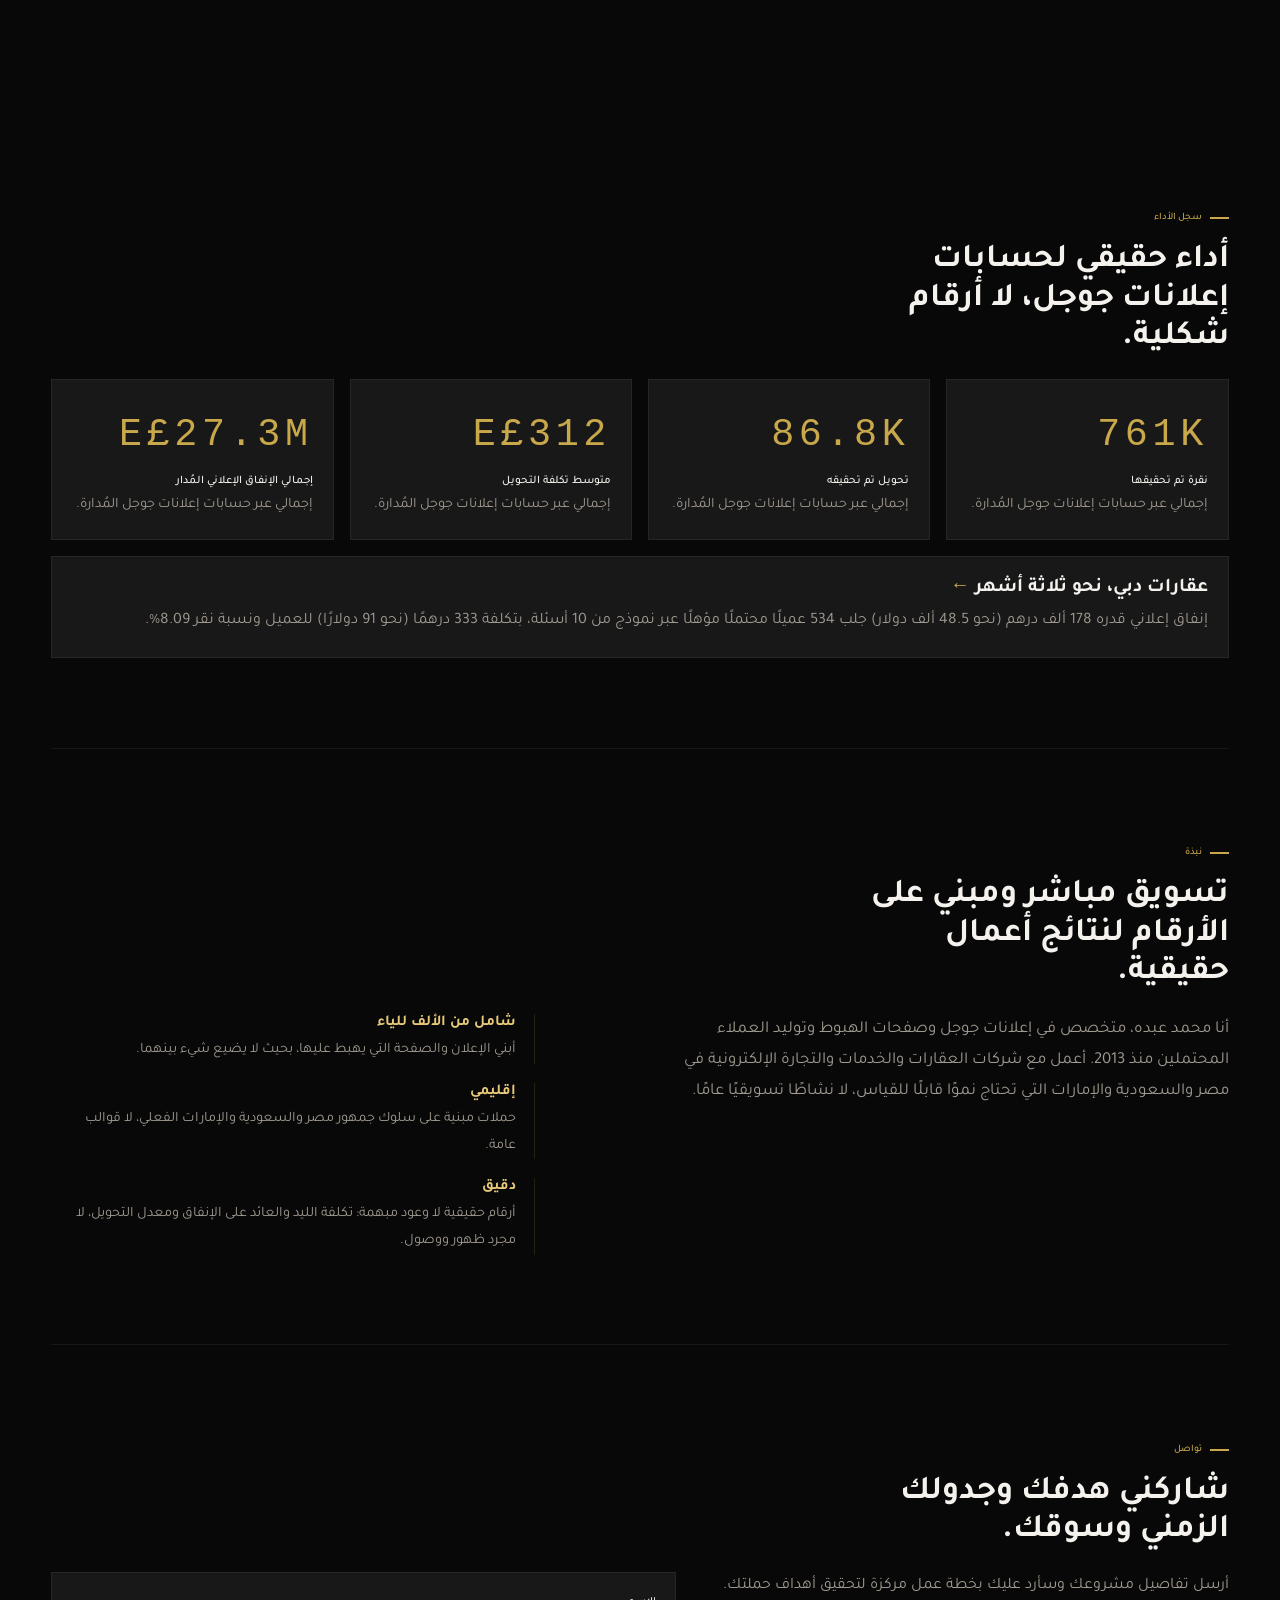
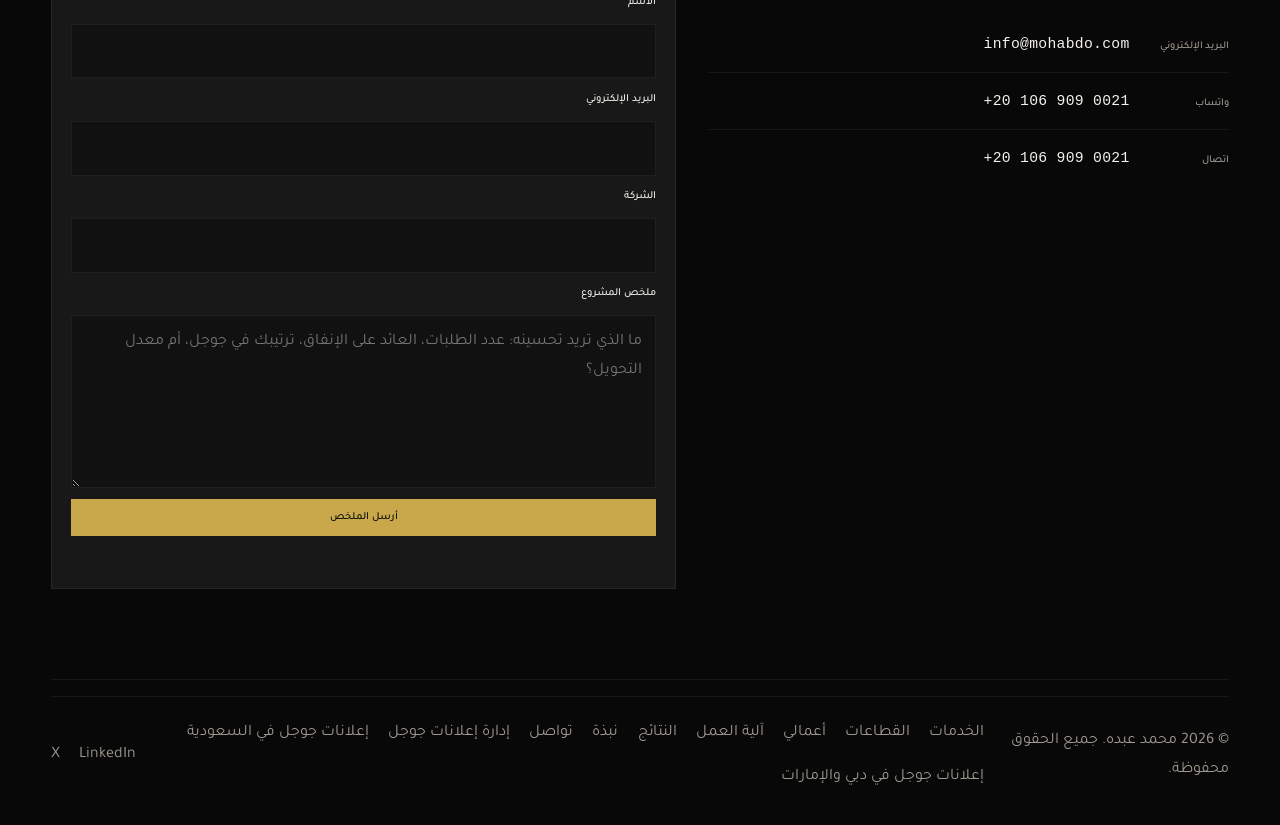
<file: ar/index.html>
<!DOCTYPE html>

<html dir="rtl" lang="ar">
<head>
<meta charset="utf-8"/>
<!-- Google Tag Manager -->
<script>(function(w,d,s,l,i){w[l]=w[l]||[];w[l].push({'gtm.start':
    new Date().getTime(),event:'gtm.js'});var f=d.getElementsByTagName(s)[0],
    j=d.createElement(s),dl=l!='dataLayer'?'&l='+l:'';j.async=true;j.src=
    'https://www.googletagmanager.com/gtm.js?id='+i+dl;f.parentNode.insertBefore(j,f);
    })(window,document,'script','dataLayer','GTM-PZN8QJ2T');</script>
<!-- End Google Tag Manager -->
<meta content="width=device-width, initial-scale=1.0" name="viewport"/>
<title>محمد عبده | خبير إعلانات جوجل — مصر والسعودية والإمارات</title>
<meta content="إدارة إعلانات جوجل وصفحات هبوط ومواقع ثابتة تجيب عملاء محتملين مؤهلين لشركات العقارات والخدمات في مصر والسعودية والإمارات." name="description"/>
<meta content="Mohammad Abdo" name="author"/>
<meta content="index,follow,max-image-preview:large" name="robots"/>
<link href="https://mohabdo.com/ar/" rel="canonical"/>
<link href="https://mohabdo.com/" hreflang="en" rel="alternate"/>
<link href="https://mohabdo.com/ar/" hreflang="ar" rel="alternate"/>
<link href="https://mohabdo.com/" hreflang="x-default" rel="alternate"/>
<link href="/assets/favicon.svg" rel="icon" type="image/svg+xml"/>
<link href="/assets/favicon-32.png" rel="icon" sizes="32x32" type="image/png"/>
<link href="/assets/apple-touch-icon.png" rel="apple-touch-icon"/>
<meta content="website" property="og:type"/>
<meta content="ar_AR" property="og:locale"/>
<meta content="en_US" property="og:locale:alternate"/>
<meta content="محمد عبده | خبير إعلانات جوجل — مصر والسعودية والإمارات" property="og:title"/>
<meta content="إدارة إعلانات جوجل وصفحات هبوط ومواقع ثابتة تجيب عملاء محتملين مؤهلين لشركات العقارات والخدمات في مصر والسعودية والإمارات." property="og:description"/>
<meta content="https://mohabdo.com/ar/" property="og:url"/>
<meta content="Mohammad Abdo" property="og:site_name"/>
<meta content="https://mohabdo.com/assets/og-image.jpg" property="og:image"/>
<meta content="1200" property="og:image:width"/>
<meta content="630" property="og:image:height"/>
<meta content="Mohammad Abdo, Google Ads and landing page specialist" property="og:image:alt"/>
<meta content="summary_large_image" name="twitter:card"/>
<meta content="محمد عبده | خبير إعلانات جوجل — مصر والسعودية والإمارات" name="twitter:title"/>
<meta content="إدارة إعلانات جوجل وصفحات هبوط ومواقع ثابتة تجيب عملاء محتملين مؤهلين لشركات العقارات والخدمات في مصر والسعودية والإمارات." name="twitter:description"/>
<meta content="https://mohabdo.com/assets/og-image.jpg" name="twitter:image"/>
<link href="https://fonts.googleapis.com" rel="preconnect"/>
<link crossorigin="" href="https://fonts.gstatic.com" rel="preconnect"/>
<link href="https://fonts.googleapis.com/css2?family=DM+Sans:wght@300;400;500;700&amp;family=Tajawal:wght@400;500;700;800&amp;display=swap" rel="stylesheet"/>
<link href="/css/style.css?v=5" rel="stylesheet"/>
<script type="application/ld+json">
{
  "@context": "https://schema.org",
  "@graph": [
    {
      "@type": "Person",
      "@id": "https://mohabdo.com/#person",
      "name": "Mohammad Abdo",
      "alternateName": "محمد عبده",
      "url": "https://mohabdo.com/",
      "image": "https://mohabdo.com/assets/mohammad-abdo.png",
      "jobTitle": "Google Ads & Performance Marketing Specialist",
      "email": "mailto:info@mohabdo.com",
      "telephone": "+201069090021",
      "address": {
        "@type": "PostalAddress",
        "addressLocality": "Cairo",
        "addressCountry": "EG"
      },
      "knowsLanguage": [
        "ar",
        "en"
      ],
      "knowsAbout": [
        "Google Ads",
        "Search Engine Marketing",
        "Landing Page Optimization",
        "Lead Generation",
        "Conversion Tracking",
        "Google Tag Manager",
        "Google Analytics 4",
        "SEO",
        "Real Estate Marketing",
        "B2B Lead Generation",
        "E-commerce Marketing"
      ],
      "worksFor": {
        "@id": "https://mohabdo.com/#business"
      },
      "sameAs": [
        "https://www.linkedin.com/in/mohammad-abdo-90b87ba0/",
        "https://www.upwork.com/freelancers/~0118c8a663585eff20",
        "https://x.com/muha_abdo"
      ]
    },
    {
      "@type": "ProfessionalService",
      "@id": "https://mohabdo.com/#business",
      "name": "Mohammad Abdo — Performance Marketing",
      "url": "https://mohabdo.com/",
      "image": "https://mohabdo.com/assets/og-image.jpg",
      "logo": "https://mohabdo.com/assets/favicon-512.png",
      "email": "info@mohabdo.com",
      "telephone": "+201069090021",
      "founder": {
        "@id": "https://mohabdo.com/#person"
      },
      "address": {
        "@type": "PostalAddress",
        "addressLocality": "Cairo",
        "addressCountry": "EG"
      },
      "areaServed": [
        {
          "@type": "Country",
          "name": "Egypt"
        },
        {
          "@type": "Country",
          "name": "Saudi Arabia"
        },
        {
          "@type": "Country",
          "name": "United Arab Emirates"
        }
      ],
      "availableLanguage": [
        "Arabic",
        "English"
      ],
      "contactPoint": {
        "@type": "ContactPoint",
        "contactType": "sales",
        "telephone": "+201069090021",
        "email": "info@mohabdo.com",
        "availableLanguage": [
          "Arabic",
          "English"
        ],
        "areaServed": [
          "EG",
          "SA",
          "AE"
        ]
      },
      "hasOfferCatalog": {
        "@type": "OfferCatalog",
        "name": "Services",
        "itemListElement": [
          {
            "@type": "Offer",
            "itemOffered": {
              "@type": "Service",
              "name": "Google Ads Management"
            }
          },
          {
            "@type": "Offer",
            "itemOffered": {
              "@type": "Service",
              "name": "Landing Page Design & Development"
            }
          },
          {
            "@type": "Offer",
            "itemOffered": {
              "@type": "Service",
              "name": "Static Website Development"
            }
          },
          {
            "@type": "Offer",
            "itemOffered": {
              "@type": "Service",
              "name": "SEO"
            }
          },
          {
            "@type": "Offer",
            "itemOffered": {
              "@type": "Service",
              "name": "Conversion Tracking Setup (GTM & GA4)"
            }
          }
        ]
      }
    },
    {
      "@type": "WebSite",
      "@id": "https://mohabdo.com/#website",
      "url": "https://mohabdo.com/",
      "name": "Mohammad Abdo",
      "inLanguage": [
        "en",
        "ar"
      ],
      "publisher": {
        "@id": "https://mohabdo.com/#person"
      }
    },
    {
      "@type": "WebPage",
      "@id": "https://mohabdo.com/ar/#webpage",
      "url": "https://mohabdo.com/ar/",
      "name": "محمد عبده | خبير إعلانات جوجل — مصر والسعودية والإمارات",
      "inLanguage": "ar",
      "isPartOf": {
        "@id": "https://mohabdo.com/#website"
      },
      "about": {
        "@id": "https://mohabdo.com/#business"
      },
      "primaryImageOfPage": "https://mohabdo.com/assets/mohammad-abdo.png"
    }
  ]
}
    </script>
</head>
<body>
<!-- Google Tag Manager (noscript) -->
<noscript><iframe height="0" src="https://www.googletagmanager.com/ns.html?id=GTM-PZN8QJ2T" style="display:none;visibility:hidden" width="0"></iframe></noscript>
<!-- End Google Tag Manager (noscript) -->
<a class="skip-link" href="#main">تخطي إلى المحتوى الرئيسي</a>
<header class="site-header" id="top">
<nav aria-label="القائمة الرئيسية" class="nav">
<a aria-label="الصفحة الرئيسية لمحمد عبده" class="logo" href="#top">
<span class="logo-text">محمد عبده</span>
</a>
<div class="nav-right">
<a class="lang-toggle" href="/" hreflang="en" lang="en">English</a>
<button aria-controls="navLinks" aria-expanded="false" aria-label="فتح قائمة التنقل" class="menu-toggle" id="menuToggle">
<span></span>
<span></span>
<span></span>
</button>
<div class="nav-links" id="navLinks">
<a href="#services">الخدمات</a>
<a href="#industries">القطاعات</a>
<a href="#portfolio">أعمالي</a>
<a href="#process">آلية العمل</a>
<a href="#results">النتائج</a>
<a href="#about">نبذة</a>
<a href="#contact">تواصل</a>
<a class="nav-cta" href="#contact">ابدأ مشروعك</a>
</div>
</div>
</nav>
</header>
<main id="main">
<section class="hero section reveal" id="hero">
<div class="hero-content">
<p class="eyebrow">خبير إعلانات جوجل وصفحات الهبوط</p>
<h1>عملاء محتملون يتحولون لصفقات. حملات تحقق نتائج فعلية.</h1>
<p class="hero-lead">أبني أنظمة إعلانات جوجل وصفحات هبوط لشركات العقارات والخدمات (B2B) والتجارة الإلكترونية في مصر والسعودية والإمارات.</p>
<div class="hero-actions">
<a class="btn btn-primary" href="#contact">ابدأ حملتك</a>
<a class="btn btn-ghost" href="#results">شاهد إطار النتائج</a>
</div>
<ul aria-label="مجالات التركيز" class="hero-points">
<li>إدارة إعلانات جوجل تركز على عملاء محتملين مؤهلين</li>
<li>صفحات هبوط مبنية لرفع معدل التحويل</li>
<li>تنفيذ مصمم لسلوك السوق في مصر والسعودية والإمارات</li>
</ul>
</div>
<picture>
<source srcset="/assets/mohammad-abdo.webp" type="image/webp"/>
<img alt="محمد عبده، خبير إعلانات جوجل وصفحات الهبوط" class="hero-photo" fetchpriority="high" height="1273" loading="eager" src="/assets/mohammad-abdo.png" width="1100"/>
</picture>
<div aria-hidden="true" class="signal-card photo-badge">
<span>إعلانات جوجل</span>
<strong>هدف 4x عائد على الإنفاق</strong>
</div>
</section>
<section class="section reveal" id="services">
<div class="section-head">
<p class="eyebrow">الخدمات</p>
<h2>خدمات أداء مصممة حول مؤشرات نتائج واضحة.</h2>
</div>
<div class="grid cards-4">
<article class="card">
<h3><a href="/ar/google-ads-management/">إدارة إعلانات جوجل</a></h3>
<p>بناء حملات بحث وأداء، تحسين استراتيجية المزايدة، وتتبع تحويلات واضح لتوسع موثوق.</p>
</article>
<article class="card">
<h3>تحسين محركات البحث (SEO)</h3>
<p>تدقيق تقني، وهيكلة داخلية للصفحات، واستراتيجية محتوى وكلمات مفتاحية تحوّل البحث العضوي إلى مصدر ثابت للعملاء المحتملين.</p>
</article>
<article class="card">
<h3>صفحات الهبوط</h3>
<p>صفحات هبوط عالية التحويل مبنية ومختبرة على حركة إعلانية فعلية، بسرعة تحميل عالية وتطابق رسالة يصمد مع زيادة الإنفاق.</p>
</article>
<article class="card">
<h3>متاجر Shopify</h3>
<p>متاجر Shopify مبنية للتحويل من اليوم الأول: قوالب سريعة، صفحات منتج نظيفة، ومسار شراء مربوط ليعمل مع الحركة الإعلانية لا ضدها.</p>
</article>
</div>
</section>
<section class="section reveal" id="industries">
<div class="section-head">
<p class="eyebrow">القطاعات</p>
<h2>استراتيجية واعية بالسوق للقطاعات التي تثق في نموها معي.</h2>
</div>
<div class="grid cards-2">
<article class="card spotlight">
<h3>الوساطة العقارية</h3>
<p>حملات مبنية على واقع السوق العقاري: طلب محلي، وضغط على جودة العملاء المحتملين، وحاجة لفرص بيع مؤهلة أسرع.</p>
</article>
<article class="card spotlight">
<h3>علامات التجارة الإلكترونية</h3>
<p>استراتيجية حركة إعلانية وتحويل متوافقة مع اقتصاديات المنتج، متوسط قيمة الطلب، وسلوك الشراء المتكرر.</p>
</article>
<article class="card spotlight">
<h3>شركات المصاعد</h3>
<p>طلبات مؤهلة لشركات تركيب وصيانة المصاعد، تصل إلى المطورين ومديري المرافق وملاك المباني الذين يحتاجون عرض سعر الآن.</p>
</article>
<article class="card spotlight">
<h3>تأسيس الشركات</h3>
<p>استفسارات مؤهلة لمستشاري تأسيس الشركات: مؤسسون جاهزون لتسجيل شركة في مصر أو الإمارات، لا مجرد أشخاص يقارنون الخيارات.</p>
</article>
</div>
</section>
<section class="section reveal" id="portfolio">
<div class="section-head">
<p class="eyebrow">أعمالي</p>
<h2>صفحات هبوط تم بناؤها وتسليمها لعملاء حقيقيين.</h2>
</div>
<div class="portfolio-list">
<article class="portfolio-row">
<div class="portfolio-media">
<span class="portfolio-media-tag">ديسكتوب</span>
<img alt="صفحة هبوط هاسيندا رأس الحكمة العقارية لـ Prime Homes Hub، عرض ديسكتوب" height="733" loading="lazy" src="/assets/portfolio/hacienda-ras-al-hekma-desktop.jpg" width="1568"/>
</div>
<div class="portfolio-info">
<h3>Prime Homes Hub — هاسيندا رأس الحكمة</h3>
<p>صفحة هبوط عقارية لإطلاق مشروع بالم هيلز على الساحل الشمالي.</p>
</div>
</article>
<article class="portfolio-row">
<div class="portfolio-media is-mobile">
<span class="portfolio-media-tag">موبايل</span>
<img alt="صفحة هبوط باديا العقارية لـ Prime Homes Hub، عرض موبايل" height="700" loading="lazy" src="/assets/portfolio/badya-mobile.png" width="390"/>
</div>
<div class="portfolio-info">
<h3>Prime Homes Hub — باديا</h3>
<p>صفحة هبوط عقارية لمجتمع بالم هيلز بالقاهرة الجديدة.</p>
</div>
</article>
<article class="portfolio-row">
<div class="portfolio-media">
<span class="portfolio-media-tag">ديسكتوب</span>
<img alt="صفحة هبوط مشاريع لا فيستا العقارية لـ Bold Homz، عرض ديسكتوب" height="733" loading="lazy" src="/assets/portfolio/la-vista-desktop.jpg" width="1568"/>
</div>
<div class="portfolio-info">
<h3>Bold Homz — مشاريع لا فيستا</h3>
<p>صفحة هبوط عقارية لوحدات جاهزة للاستلام بالقاهرة الجديدة.</p>
</div>
</article>
<article class="portfolio-row">
<div class="portfolio-media is-mobile">
<span class="portfolio-media-tag">موبايل</span>
<img alt="صفحة هبوط تطوير مصر بالساحل الشمالي لـ Homzeg، عرض موبايل" height="700" loading="lazy" src="/assets/portfolio/tatweer-misr-mobile.png" width="390"/>
</div>
<div class="portfolio-info">
<h3>Homzeg — تطوير مصر، الساحل الشمالي</h3>
<p>صفحة هبوط عقارية لمقارنة مشاريع الساحل الشمالي.</p>
</div>
</article>
<article class="portfolio-row">
<div class="portfolio-media">
<span class="portfolio-media-tag">ديسكتوب</span>
<img alt="الصفحة الرئيسية لمصاعد فرسان، عرض ديسكتوب" height="733" loading="lazy" src="/assets/portfolio/fursan-elevators-desktop.jpg" width="1568"/>
</div>
<div class="portfolio-info">
<h3>مصاعد فرسان</h3>
<p>صفحة هبوط لشركة تركيب وصيانة مصاعد سعودية.</p>
</div>
</article>
<article class="portfolio-row">
<div class="portfolio-media is-mobile">
<span class="portfolio-media-tag">موبايل</span>
<img alt="صفحة هبوط مصاعد الفلل لمصاعد فرسان، عرض موبايل" height="700" loading="lazy" src="/assets/portfolio/fursan-villa-mobile.png" width="390"/>
</div>
<div class="portfolio-info">
<h3>مصاعد فرسان — مصاعد الفلل</h3>
<p>صفحة هبوط لخدمة تركيب مصاعد الفلل تحديدًا.</p>
</div>
</article>
</div>
</section>
<section class="section reveal" id="process">
<div class="section-head">
<p class="eyebrow">آلية العمل</p>
<h2>مسار واضح من أول مكالمة وحتى نتائج قابلة للقياس.</h2>
</div>
<ol class="process-list">
<li>
<h3>مكالمة استكشافية مجانية</h3>
<p>استشارة مجانية لفهم نشاطك وأهدافك وأين تضيع منك الطلبات أو المبيعات حاليًا.</p>
</li>
<li>
<h3>تحديد النطاق والخطة</h3>
<p>نطاق مشروع وخطة تنفيذ واضحة مبنية على ميزانيتك وجدولك الزمني وأرقامك المستهدفة.</p>
</li>
<li>
<h3>العرض والتسعير</h3>
<p>عرض مالي مباشر بمخرجات محددة، لتعرف بدقة مقابل ماذا تدفع ولماذا.</p>
</li>
<li>
<h3>التعاقد والتأسيس</h3>
<p>توقيع الاتفاقية، صلاحيات الوصول للحسابات، وإعداد التتبع الكامل قبل انطلاق حملاتك.</p>
</li>
<li>
<h3>الإطلاق والتحسين</h3>
<p>تنطلق الحملات، ثم أحسّنها أسبوعيًا بناءً على تكلفة العميل المحتمل والعائد على الإنفاق وجودة الطلبات، لا حجم الزيارات فقط.</p>
</li>
</ol>
</section>
<section class="section reveal" id="results">
<div class="section-head">
<p class="eyebrow">سجل الأداء</p>
<h2>أداء حقيقي لحسابات إعلانات جوجل، لا أرقام شكلية.</h2>
</div>
<div class="grid cards-4">
<article class="metric-card">
<p class="metric">761K</p>
<p class="metric-label">نقرة تم تحقيقها</p>
<p class="metric-note">إجمالي عبر حسابات إعلانات جوجل المُدارة.</p>
</article>
<article class="metric-card">
<p class="metric">86.8K</p>
<p class="metric-label">تحويل تم تحقيقه</p>
<p class="metric-note">إجمالي عبر حسابات إعلانات جوجل المُدارة.</p>
</article>
<article class="metric-card">
<p class="metric">E£312</p>
<p class="metric-label">متوسط تكلفة التحويل</p>
<p class="metric-note">إجمالي عبر حسابات إعلانات جوجل المُدارة.</p>
</article>
<article class="metric-card">
<p class="metric">E£27.3M</p>
<p class="metric-label">إجمالي الإنفاق الإعلاني المُدار</p>
<p class="metric-note">إجمالي عبر حسابات إعلانات جوجل المُدارة.</p>
</article>
</div>
<a class="card link-card results-dubai" href="/ar/google-ads-dubai-uae/#results" style="display:block;margin-top:1rem">
<h3>عقارات دبي، نحو ثلاثة أشهر <span aria-hidden="true">←</span></h3>
<p>إنفاق إعلاني قدره 178 ألف درهم (نحو 48.5 ألف دولار) جلب 534 عميلًا محتملًا مؤهلًا عبر نموذج من 10 أسئلة، بتكلفة 333 درهمًا (نحو 91 دولارًا) للعميل ونسبة نقر 8.09%.</p>
</a>
</section>
<section class="section reveal" id="about">
<div class="section-head">
<p class="eyebrow">نبذة</p>
<h2>تسويق مباشر ومبني على الأرقام لنتائج أعمال حقيقية.</h2>
</div>
<div class="about-wrap">
<p class="about-copy">أنا محمد عبده، متخصص في إعلانات جوجل وصفحات الهبوط وتوليد العملاء المحتملين منذ 2013. أعمل مع شركات العقارات والخدمات والتجارة الإلكترونية في مصر والسعودية والإمارات التي تحتاج نموًا قابلًا للقياس، لا نشاطًا تسويقيًا عامًا.</p>
<ul class="about-pillars">
<li>
<h3>شامل من الألف للياء</h3>
<p>أبني الإعلان والصفحة التي يهبط عليها، بحيث لا يضيع شيء بينهما.</p>
</li>
<li>
<h3>إقليمي</h3>
<p>حملات مبنية على سلوك جمهور مصر والسعودية والإمارات الفعلي، لا قوالب عامة.</p>
</li>
<li>
<h3>دقيق</h3>
<p>أرقام حقيقية لا وعود مبهمة: تكلفة الليد والعائد على الإنفاق ومعدل التحويل، لا مجرد ظهور ووصول.</p>
</li>
</ul>
</div>
</section>
<section class="section reveal" id="contact">
<div class="section-head">
<p class="eyebrow">تواصل</p>
<h2>شاركني هدفك وجدولك الزمني وسوقك.</h2>
</div>
<div class="contact-wrap">
<div class="contact-intro">
<p>أرسل تفاصيل مشروعك وسأرد عليك بخطة عمل مركزة لتحقيق أهداف حملتك.</p>
<ul class="contact-channels">
<li>
<span>البريد الإلكتروني</span>
<a dir="ltr" href="mailto:info@mohabdo.com">info@mohabdo.com</a>
</li>
<li>
<span>واتساب</span>
<a dir="ltr" href="https://wa.me/201069090021?text=%D9%85%D8%B1%D8%AD%D8%A8%D9%8B%D8%A7%20%D9%85%D8%AD%D9%85%D8%AF%D8%8C%20%D8%A3%D8%B1%D9%8A%D8%AF%20%D9%85%D9%86%D8%A7%D9%82%D8%B4%D8%A9%20%D9%85%D8%B4%D8%B1%D9%88%D8%B9%20%D8%AC%D8%AF%D9%8A%D8%AF." rel="noopener noreferrer" target="_blank">+20 106 909 0021</a>
</li>
<li>
<span>اتصال</span>
<a dir="ltr" href="tel:+201069090021">+20 106 909 0021</a>
</li>
</ul>
</div>
<form action="https://formsubmit.co/info@mohabdo.com" class="contact-form" id="contactForm" method="POST" novalidate="">
<input name="_subject" type="hidden" value="New Project Inquiry from mohabdo.com (Arabic page)"/>
<input name="_template" type="hidden" value="table"/>
<input name="_captcha" type="hidden" value="false"/>
<input name="_next" type="hidden" value="https://mohabdo.com/ar/thank-you.html"/>
<input aria-hidden="true" autocomplete="off" class="hp-field" name="_honey" tabindex="-1" type="text"/>
<label for="name">الاسم</label>
<input autocomplete="name" id="name" name="name" required="" type="text"/>
<label for="email">البريد الإلكتروني</label>
<input autocomplete="email" id="email" name="email" required="" type="email"/>
<label for="company">الشركة</label>
<input autocomplete="organization" id="company" name="company" type="text"/>
<label for="message">ملخص المشروع</label>
<textarea id="message" name="message" placeholder="ما الذي تريد تحسينه: عدد الطلبات، العائد على الإنفاق، ترتيبك في جوجل، أم معدل التحويل؟" required="" rows="5"></textarea>
<button class="btn btn-primary" type="submit">أرسل الملخص</button>
<p aria-live="polite" class="form-status" id="formStatus" role="status"></p>
</form>
</div>
</section>
</main>
<footer class="site-footer">
<p>© <span id="year"></span> <span>محمد عبده. جميع الحقوق محفوظة.</span></p>
<div class="footer-links">
<a href="#services">الخدمات</a>
<a href="#industries">القطاعات</a>
<a href="#portfolio">أعمالي</a>
<a href="#process">آلية العمل</a>
<a href="#results">النتائج</a>
<a href="#about">نبذة</a>
<a href="#contact">تواصل</a>
        <a href="/ar/google-ads-management/">إدارة إعلانات جوجل</a>
        <a href="/ar/google-ads-saudi-arabia/">إعلانات جوجل في السعودية</a>
        <a href="/ar/google-ads-dubai-uae/">إعلانات جوجل في دبي والإمارات</a>
</div>
      <nav class="footer-links footer-social" style="flex:none" aria-label="حساباتي">
        <a href="https://www.linkedin.com/in/mohammad-abdo-90b87ba0/" target="_blank" rel="me noopener noreferrer">LinkedIn</a>
        <a href="https://x.com/muha_abdo" target="_blank" rel="me noopener noreferrer">X</a>
      </nav>
</footer>
<div aria-label="تواصل سريع" class="floating-contact desktop-only">
<a aria-label="تواصل عبر واتساب" class="floating-btn whatsapp" href="https://wa.me/201069090021?text=%D9%85%D8%B1%D8%AD%D8%A8%D9%8B%D8%A7%20%D9%85%D8%AD%D9%85%D8%AF%D8%8C%20%D8%A3%D8%B1%D9%8A%D8%AF%20%D9%85%D9%86%D8%A7%D9%82%D8%B4%D8%A9%20%D9%85%D8%B4%D8%B1%D9%88%D8%B9%20%D8%AC%D8%AF%D9%8A%D8%AF." rel="noopener noreferrer" target="_blank">
<span>واتساب</span>
</a>
<a aria-label="اتصال +20 106 909 0021" class="floating-btn call" href="tel:+201069090021">
<span>اتصال</span>
</a>
</div>
<div aria-label="تواصل سريع" class="mobile-sticky-bar">
<a class="mobile-action whatsapp" href="https://wa.me/201069090021?text=%D9%85%D8%B1%D8%AD%D8%A8%D9%8B%D8%A7%20%D9%85%D8%AD%D9%85%D8%AF%D8%8C%20%D8%A3%D8%B1%D9%8A%D8%AF%20%D9%85%D9%86%D8%A7%D9%82%D8%B4%D8%A9%20%D9%85%D8%B4%D8%B1%D9%88%D8%B9%20%D8%AC%D8%AF%D9%8A%D8%AF." rel="noopener noreferrer" target="_blank">
<span>واتساب</span>
</a>
<a class="mobile-action call" href="tel:+201069090021"><span>اتصال</span></a>
</div>
<script defer="" src="/js/script.js?v=5"></script>
</body>
</html>
</file>
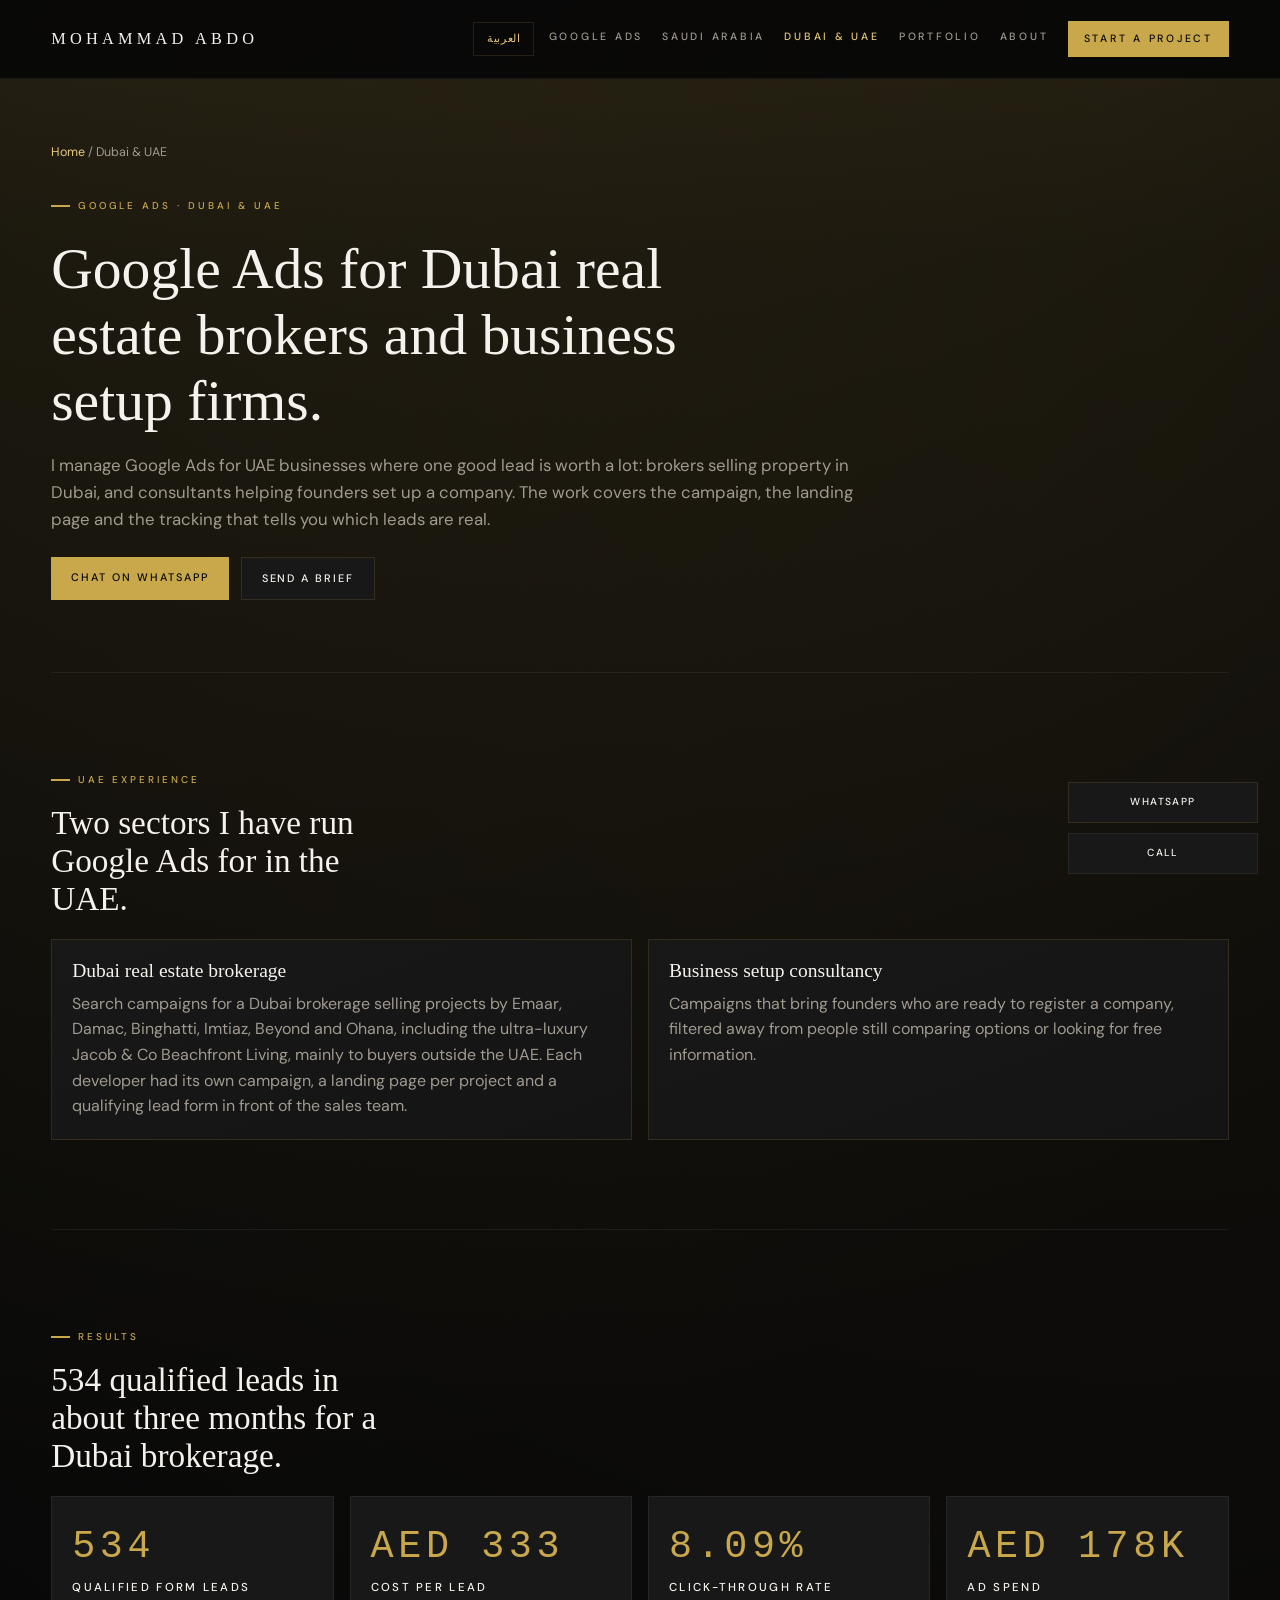
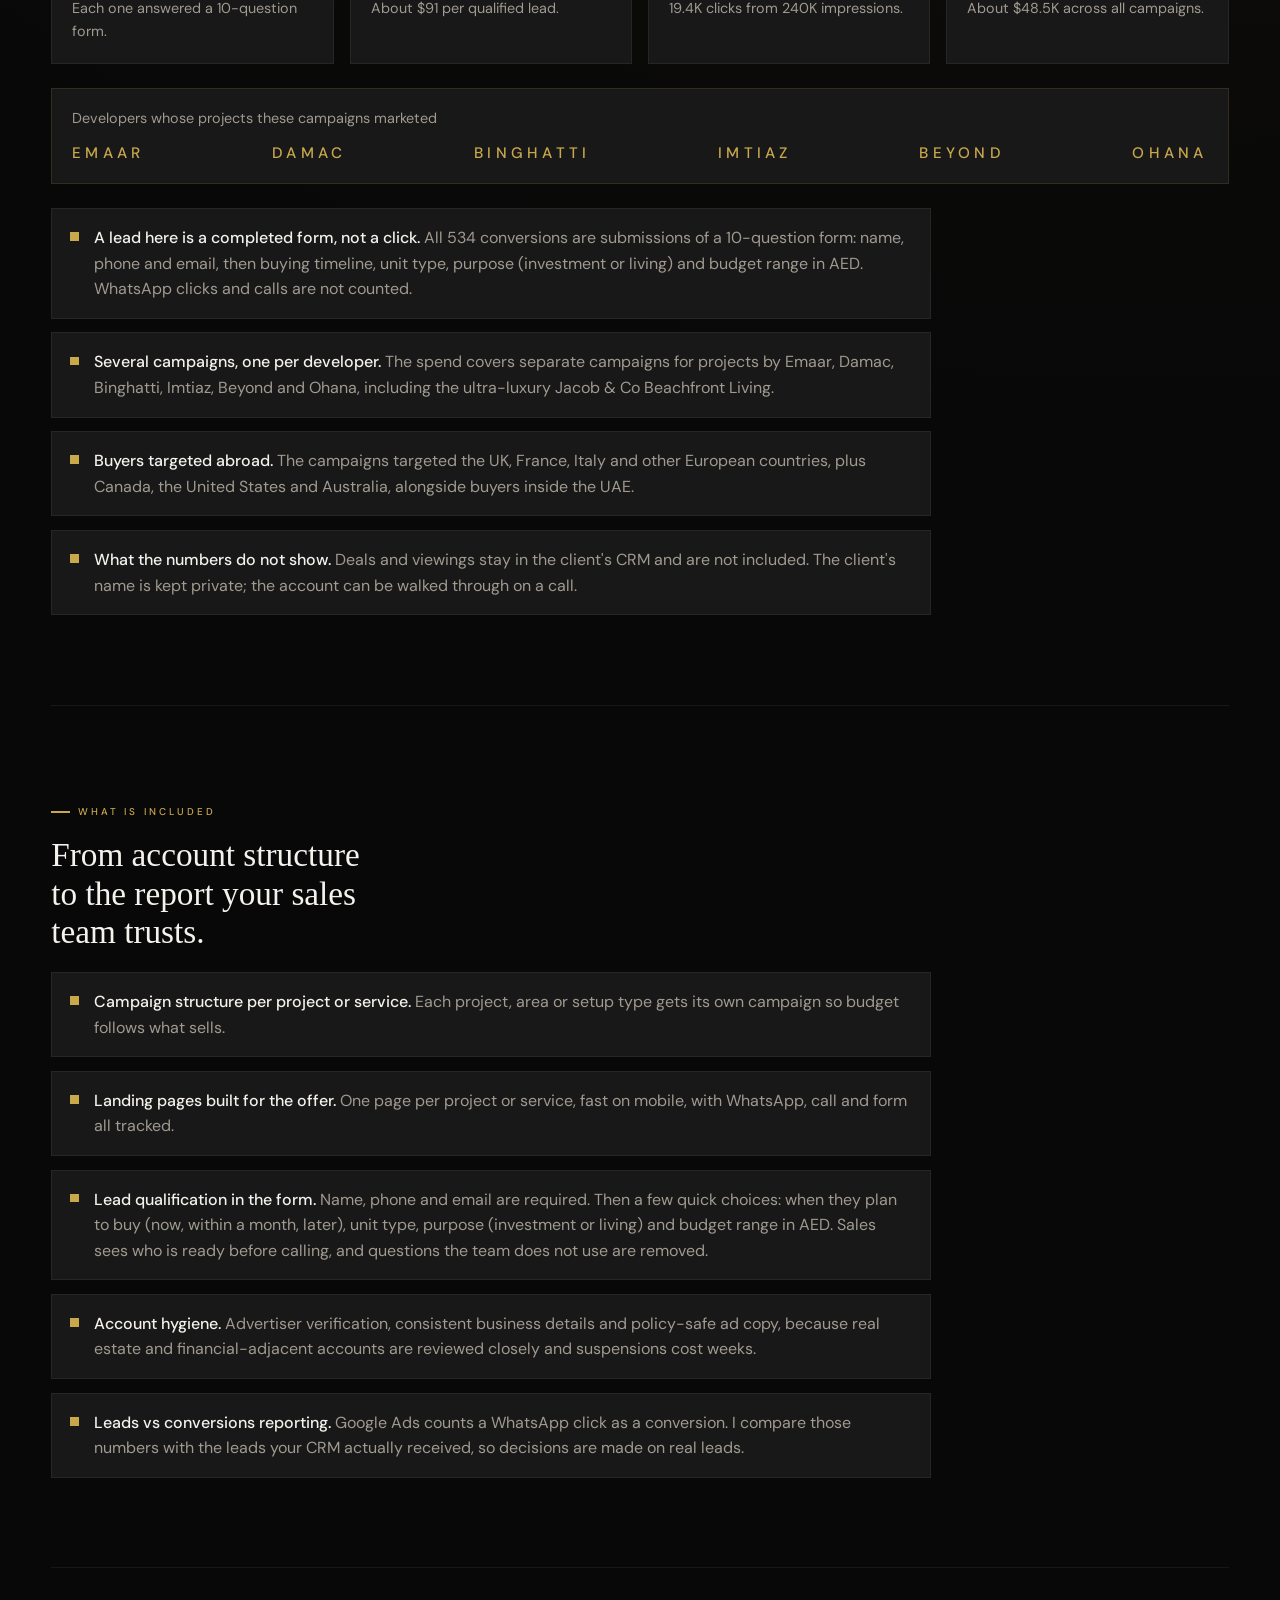
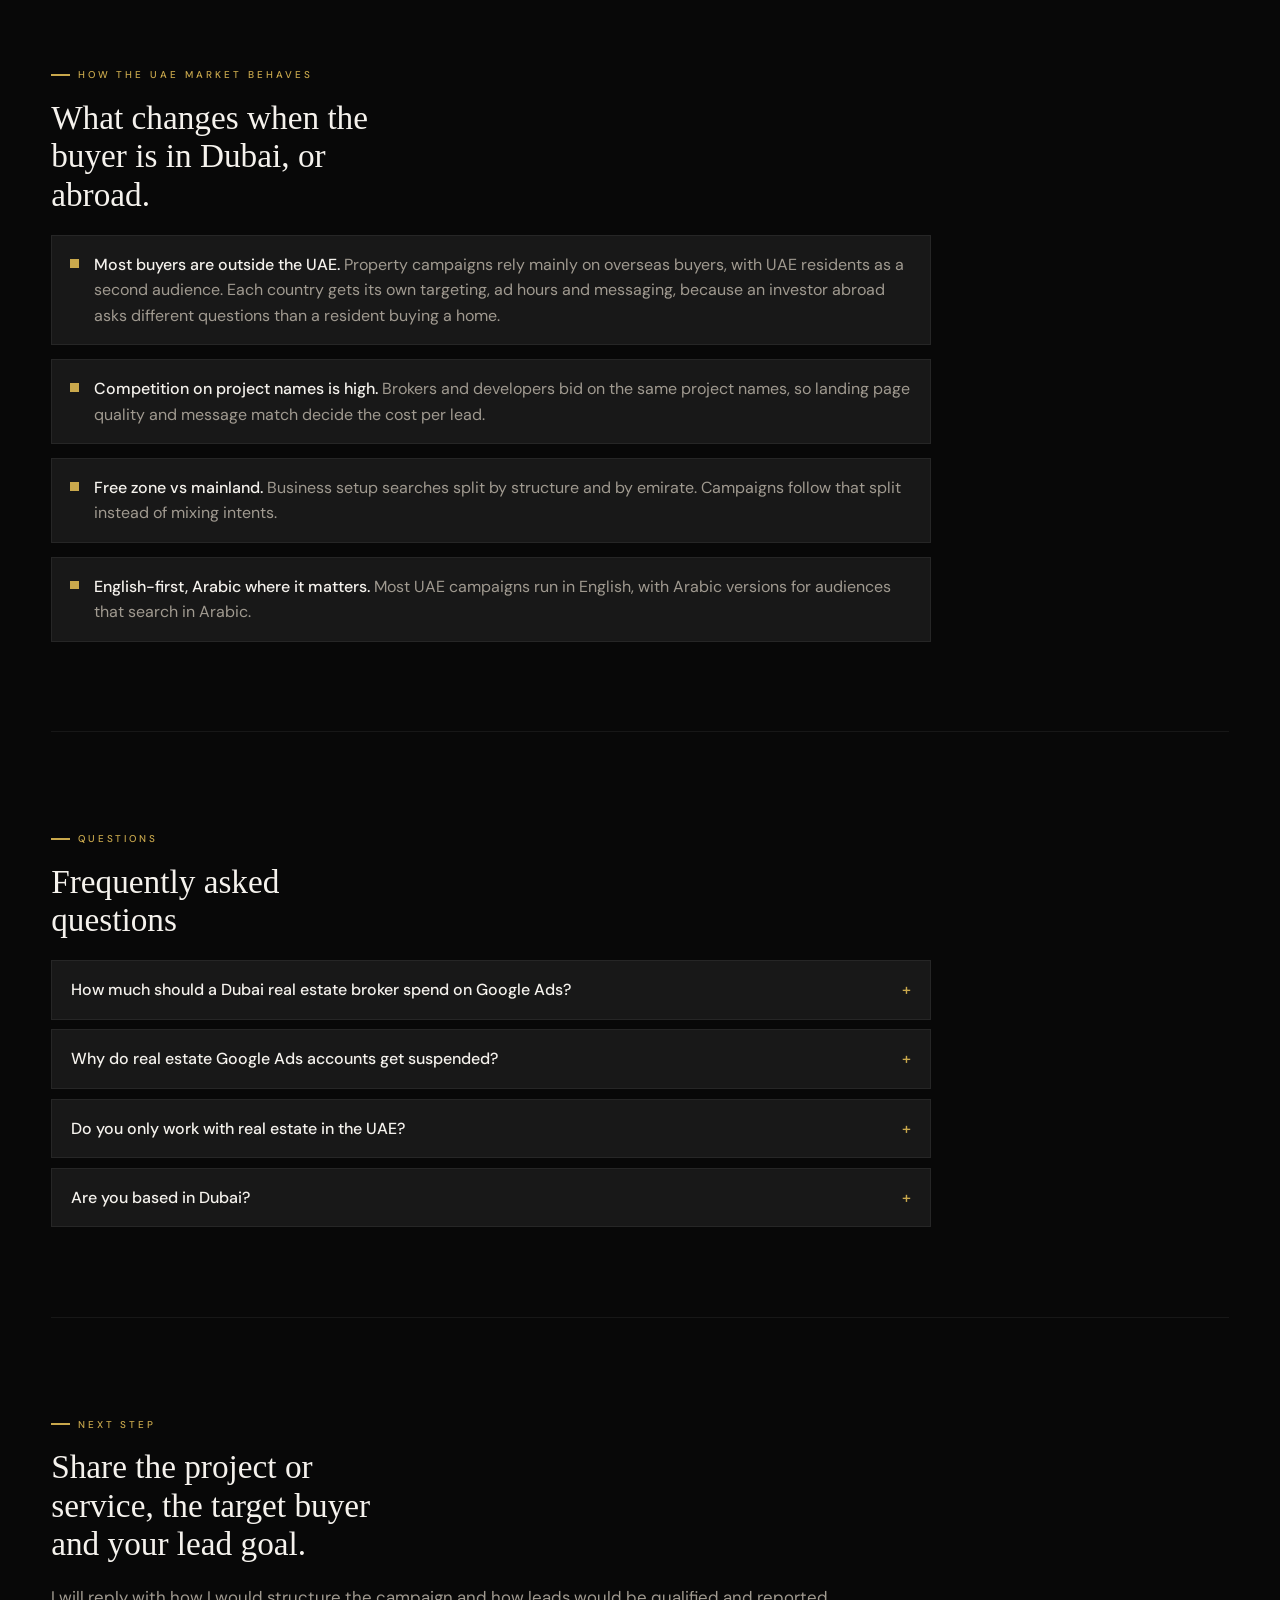
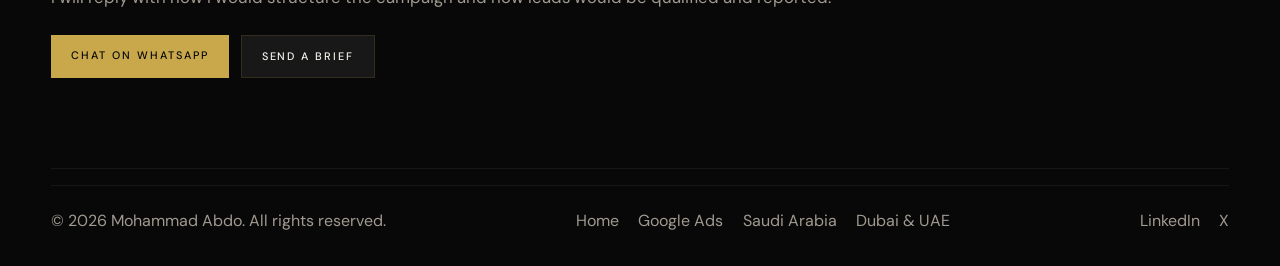
<file: google-ads-dubai-uae/index.html>
<!DOCTYPE html>
<html lang="en" dir="ltr">
  <head>
    <meta charset="UTF-8" />
    <!-- Google Tag Manager -->
    <script>(function(w,d,s,l,i){w[l]=w[l]||[];w[l].push({'gtm.start':
    new Date().getTime(),event:'gtm.js'});var f=d.getElementsByTagName(s)[0],
    j=d.createElement(s),dl=l!='dataLayer'?'&l='+l:'';j.async=true;j.src=
    'https://www.googletagmanager.com/gtm.js?id='+i+dl;f.parentNode.insertBefore(j,f);
    })(window,document,'script','dataLayer','GTM-PZN8QJ2T');</script>
    <!-- End Google Tag Manager -->
    <meta name="viewport" content="width=device-width, initial-scale=1.0" />
    <title>Google Ads Management in Dubai &amp; the UAE | Mohammad Abdo</title>
    <meta name="description" content="Google Ads and landing pages for Dubai real estate brokers and UAE business setup consultants, with lead tracking that separates real buyers from clicks." />
    <meta name="author" content="Mohammad Abdo" />
    <meta name="robots" content="index,follow,max-image-preview:large" />
    <link rel="canonical" href="https://mohabdo.com/google-ads-dubai-uae/" />
    <link rel="alternate" hreflang="en" href="https://mohabdo.com/google-ads-dubai-uae/" />
    <link rel="alternate" hreflang="ar" href="https://mohabdo.com/ar/google-ads-dubai-uae/" />
    <link rel="alternate" hreflang="x-default" href="https://mohabdo.com/google-ads-dubai-uae/" />

    <link rel="icon" href="/assets/favicon.svg" type="image/svg+xml" />
    <link rel="icon" href="/assets/favicon-32.png" sizes="32x32" type="image/png" />
    <link rel="apple-touch-icon" href="/assets/apple-touch-icon.png" />

    <meta property="og:type" content="website" />
    <meta property="og:locale" content="en_US" />
    <meta property="og:title" content="Google Ads Management in Dubai &amp; the UAE | Mohammad Abdo" />
    <meta property="og:description" content="Google Ads and landing pages for Dubai real estate brokers and UAE business setup consultants, with lead tracking that separates real buyers from clicks." />
    <meta property="og:url" content="https://mohabdo.com/google-ads-dubai-uae/" />
    <meta property="og:site_name" content="Mohammad Abdo" />
    <meta property="og:image" content="https://mohabdo.com/assets/og-image.jpg" />
    <meta name="twitter:card" content="summary_large_image" />

    <link rel="preconnect" href="https://fonts.googleapis.com" />
    <link rel="preconnect" href="https://fonts.gstatic.com" crossorigin />
    <link href="https://fonts.googleapis.com/css2?family=DM+Sans:wght@300;400;500;700&family=Tajawal:wght@400;500;700;800&display=swap" rel="stylesheet" />
    <link rel="stylesheet" href="/css/style.css?v=6" />
    <script type="application/ld+json">
{
  "@context": "https://schema.org",
  "@graph": [
    {
      "@type": "WebPage",
      "@id": "https://mohabdo.com/google-ads-dubai-uae/#webpage",
      "url": "https://mohabdo.com/google-ads-dubai-uae/",
      "name": "Google Ads Management in Dubai & the UAE | Mohammad Abdo",
      "description": "Google Ads and landing pages for Dubai real estate brokers and UAE business setup consultants, with lead tracking that separates real buyers from clicks.",
      "inLanguage": "en",
      "isPartOf": {
        "@id": "https://mohabdo.com/#website"
      },
      "breadcrumb": {
        "@id": "https://mohabdo.com/google-ads-dubai-uae/#breadcrumb"
      },
      "about": {
        "@id": "https://mohabdo.com/google-ads-dubai-uae/#service"
      }
    },
    {
      "@type": "BreadcrumbList",
      "@id": "https://mohabdo.com/google-ads-dubai-uae/#breadcrumb",
      "itemListElement": [
        {
          "@type": "ListItem",
          "position": 1,
          "name": "Home",
          "item": "https://mohabdo.com/"
        },
        {
          "@type": "ListItem",
          "position": 2,
          "name": "Dubai & UAE",
          "item": "https://mohabdo.com/google-ads-dubai-uae/"
        }
      ]
    },
    {
      "@type": "Service",
      "@id": "https://mohabdo.com/google-ads-dubai-uae/#service",
      "name": "Google Ads Management in Dubai and the UAE",
      "serviceType": "Google Ads Management",
      "description": "Google Ads and landing pages for Dubai real estate brokers and UAE business setup consultants, with lead tracking that separates real buyers from clicks.",
      "url": "https://mohabdo.com/google-ads-dubai-uae/",
      "inLanguage": "en",
      "provider": {
        "@id": "https://mohabdo.com/#person"
      },
      "areaServed": [
        {
          "@type": "Country",
          "name": "United Arab Emirates"
        }
      ]
    },
    {
      "@type": "FAQPage",
      "@id": "https://mohabdo.com/google-ads-dubai-uae/#faq",
      "inLanguage": "en",
      "mainEntity": [
        {
          "@type": "Question",
          "name": "How much should a Dubai real estate broker spend on Google Ads?",
          "acceptedAnswer": {
            "@type": "Answer",
            "text": "As a reference, about three months of campaigns I ran for one Dubai brokerage spent AED 178K and produced 534 leads through a 10-question qualifying form, at around AED 9 per click and AED 333 per lead. Your own numbers depend on the projects and the target buyers: a project with high competition on its name costs more per click than a niche area. I recommend starting with one or two projects, measuring cost per qualified lead from your CRM, and moving budget to what produces viewings and deals."
          }
        },
        {
          "@type": "Question",
          "name": "Why do real estate Google Ads accounts get suspended?",
          "acceptedAnswer": {
            "@type": "Answer",
            "text": "Common causes are unverified advertiser details, business information that does not match across the account, website and ads, and ad copy or pages that break Google's policies. I set up and review accounts to reduce that risk from the start."
          }
        },
        {
          "@type": "Question",
          "name": "Do you only work with real estate in the UAE?",
          "acceptedAnswer": {
            "@type": "Answer",
            "text": "Real estate and business setup are where I have UAE experience. I also run Google Ads for B2B and service companies in Saudi Arabia and Egypt."
          }
        },
        {
          "@type": "Question",
          "name": "Are you based in Dubai?",
          "acceptedAnswer": {
            "@type": "Answer",
            "text": "No. I work remotely from Cairo, two hours behind Dubai, and meet clients on Google Meet or WhatsApp."
          }
        }
      ]
    },
    {
      "@type": "Person",
      "@id": "https://mohabdo.com/#person",
      "name": "Mohammad Abdo",
      "alternateName": "محمد عبده",
      "url": "https://mohabdo.com/",
      "sameAs": [
        "https://www.linkedin.com/in/mohammad-abdo-90b87ba0/",
        "https://www.upwork.com/freelancers/~0118c8a663585eff20",
        "https://x.com/muha_abdo"
      ]
    }
  ]
}
    </script>
  </head>
  <body class="subpage">
    <!-- Google Tag Manager (noscript) -->
    <noscript><iframe src="https://www.googletagmanager.com/ns.html?id=GTM-PZN8QJ2T"
    height="0" width="0" style="display:none;visibility:hidden"></iframe></noscript>
    <!-- End Google Tag Manager (noscript) -->
    <a class="skip-link" href="#main">Skip to main content</a>

    <header class="site-header" id="top">
      <nav class="nav" aria-label="Main navigation">
        <a class="logo" href="/"><span class="logo-text">Mohammad Abdo</span></a>
        <div class="nav-right">
          <a class="lang-toggle" href="/ar/google-ads-dubai-uae/" hreflang="ar" lang="ar">العربية</a>
          <button class="menu-toggle" id="menuToggle" aria-expanded="false" aria-controls="navLinks" aria-label="Open navigation menu">
            <span></span>
            <span></span>
            <span></span>
          </button>
          <div class="nav-links" id="navLinks">
            <a href="/google-ads-management/">Google Ads</a>
            <a href="/google-ads-saudi-arabia/">Saudi Arabia</a>
            <a href="/google-ads-dubai-uae/" aria-current="page">Dubai & UAE</a>
            <a href="/#portfolio">Portfolio</a>
            <a href="/#about">About</a>
            <a class="nav-cta" href="/#contact">Start a Project</a>
          </div>
        </div>
      </nav>
    </header>

    <main id="main">
      <section class="section page-hero">
        <nav class="breadcrumb" aria-label="Breadcrumb">
          <a href="/">Home</a> <span aria-hidden="true">/</span> <span aria-current="page">Dubai & UAE</span>
        </nav>
        <p class="eyebrow">Google Ads · Dubai & UAE</p>
        <h1>Google Ads for Dubai real estate brokers and business setup firms.</h1>
        <p class="page-lead">I manage Google Ads for UAE businesses where one good lead is worth a lot: brokers selling property in Dubai, and consultants helping founders set up a company. The work covers the campaign, the landing page and the tracking that tells you which leads are real.</p>
        <div class="hero-actions">
          <a class="btn btn-primary" href="https://wa.me/201069090021?text=Hello%20Mohammad%2C%20I%20want%20to%20discuss%20a%20new%20project." target="_blank" rel="noopener noreferrer">Chat on WhatsApp</a>
          <a class="btn btn-ghost" href="/#contact">Send a Brief</a>
        </div>
      </section>

      <section class="section reveal">
        <div class="section-head">
          <p class="eyebrow">UAE experience</p>
          <h2>Two sectors I have run Google Ads for in the UAE.</h2>
        </div>
        <div class="grid cards-2">
          <article class="card spotlight">
            <h3>Dubai real estate brokerage</h3>
            <p>Search campaigns for a Dubai brokerage selling projects by Emaar, Damac, Binghatti, Imtiaz, Beyond and Ohana, including the ultra-luxury Jacob &amp; Co Beachfront Living, mainly to buyers outside the UAE. Each developer had its own campaign, a landing page per project and a qualifying lead form in front of the sales team.</p>
          </article>
          <article class="card spotlight">
            <h3>Business setup consultancy</h3>
            <p>Campaigns that bring founders who are ready to register a company, filtered away from people still comparing options or looking for free information.</p>
          </article>
        </div>
      </section>

      <section class="section reveal" id="results">
        <div class="section-head">
          <p class="eyebrow">Results</p>
          <h2>534 qualified leads in about three months for a Dubai brokerage.</h2>
        </div>
        <div class="grid cards-4">
          <article class="metric-card">
            <p class="metric">534</p>
            <p class="metric-label">Qualified form leads</p>
            <p class="metric-note">Each one answered a 10-question form.</p>
          </article>
          <article class="metric-card">
            <p class="metric">AED 333</p>
            <p class="metric-label">Cost per lead</p>
            <p class="metric-note">About $91 per qualified lead.</p>
          </article>
          <article class="metric-card">
            <p class="metric">8.09%</p>
            <p class="metric-label">Click-through rate</p>
            <p class="metric-note">19.4K clicks from 240K impressions.</p>
          </article>
          <article class="metric-card">
            <p class="metric">AED 178K</p>
            <p class="metric-label">Ad spend</p>
            <p class="metric-note">About $48.5K across all campaigns.</p>
          </article>
        </div>
        <div class="dev-strip">
          <p class="dev-strip-caption">Developers whose projects these campaigns marketed</p>
          <div class="dev-strip-track">
            <ul class="dev-strip-list" aria-label="Developers"><li>Emaar</li><li>Damac</li><li>Binghatti</li><li>Imtiaz</li><li>Beyond</li><li>Ohana</li></ul>
            <ul class="dev-strip-list" aria-hidden="true"><li>Emaar</li><li>Damac</li><li>Binghatti</li><li>Imtiaz</li><li>Beyond</li><li>Ohana</li></ul>
          </div>
        </div>
        <ul class="checklist" style="margin-top:1.5rem">
          <li><strong>A lead here is a completed form, not a click.</strong> All 534 conversions are submissions of a 10-question form: name, phone and email, then buying timeline, unit type, purpose (investment or living) and budget range in AED. WhatsApp clicks and calls are not counted.</li>
          <li><strong>Several campaigns, one per developer.</strong> The spend covers separate campaigns for projects by Emaar, Damac, Binghatti, Imtiaz, Beyond and Ohana, including the ultra-luxury Jacob &amp; Co Beachfront Living.</li>
          <li><strong>Buyers targeted abroad.</strong> The campaigns targeted the UK, France, Italy and other European countries, plus Canada, the United States and Australia, alongside buyers inside the UAE.</li>
          <li><strong>What the numbers do not show.</strong> Deals and viewings stay in the client's CRM and are not included. The client's name is kept private; the account can be walked through on a call.</li>
        </ul>
      </section>

      <section class="section reveal">
        <div class="section-head">
          <p class="eyebrow">What is included</p>
          <h2>From account structure to the report your sales team trusts.</h2>
        </div>
        <ul class="checklist">
          <li><strong>Campaign structure per project or service.</strong> Each project, area or setup type gets its own campaign so budget follows what sells.</li>
          <li><strong>Landing pages built for the offer.</strong> One page per project or service, fast on mobile, with WhatsApp, call and form all tracked.</li>
          <li><strong>Lead qualification in the form.</strong> Name, phone and email are required. Then a few quick choices: when they plan to buy (now, within a month, later), unit type, purpose (investment or living) and budget range in AED. Sales sees who is ready before calling, and questions the team does not use are removed.</li>
          <li><strong>Account hygiene.</strong> Advertiser verification, consistent business details and policy-safe ad copy, because real estate and financial-adjacent accounts are reviewed closely and suspensions cost weeks.</li>
          <li><strong>Leads vs conversions reporting.</strong> Google Ads counts a WhatsApp click as a conversion. I compare those numbers with the leads your CRM actually received, so decisions are made on real leads.</li>
        </ul>
      </section>

      <section class="section reveal">
        <div class="section-head">
          <p class="eyebrow">How the UAE market behaves</p>
          <h2>What changes when the buyer is in Dubai, or abroad.</h2>
        </div>
        <ul class="checklist">
          <li><strong>Most buyers are outside the UAE.</strong> Property campaigns rely mainly on overseas buyers, with UAE residents as a second audience. Each country gets its own targeting, ad hours and messaging, because an investor abroad asks different questions than a resident buying a home.</li>
          <li><strong>Competition on project names is high.</strong> Brokers and developers bid on the same project names, so landing page quality and message match decide the cost per lead.</li>
          <li><strong>Free zone vs mainland.</strong> Business setup searches split by structure and by emirate. Campaigns follow that split instead of mixing intents.</li>
          <li><strong>English-first, Arabic where it matters.</strong> Most UAE campaigns run in English, with Arabic versions for audiences that search in Arabic.</li>
        </ul>
      </section>

      <section class="section reveal" id="faq">
        <div class="section-head">
          <p class="eyebrow">Questions</p>
          <h2>Frequently asked questions</h2>
        </div>
        <div class="faq-list">
          <details class="faq-item">
            <summary>How much should a Dubai real estate broker spend on Google Ads?</summary>
            <p>As a reference, about three months of campaigns I ran for one Dubai brokerage spent AED 178K and produced 534 leads through a 10-question qualifying form, at around AED 9 per click and AED 333 per lead. Your own numbers depend on the projects and the target buyers: a project with high competition on its name costs more per click than a niche area. I recommend starting with one or two projects, measuring cost per qualified lead from your CRM, and moving budget to what produces viewings and deals.</p>
          </details>
          <details class="faq-item">
            <summary>Why do real estate Google Ads accounts get suspended?</summary>
            <p>Common causes are unverified advertiser details, business information that does not match across the account, website and ads, and ad copy or pages that break Google's policies. I set up and review accounts to reduce that risk from the start.</p>
          </details>
          <details class="faq-item">
            <summary>Do you only work with real estate in the UAE?</summary>
            <p>Real estate and business setup are where I have UAE experience. I also run Google Ads for B2B and service companies in Saudi Arabia and Egypt.</p>
          </details>
          <details class="faq-item">
            <summary>Are you based in Dubai?</summary>
            <p>No. I work remotely from Cairo, two hours behind Dubai, and meet clients on Google Meet or WhatsApp.</p>
          </details>
        </div>
      </section>

      <section class="section reveal page-cta">
        <div class="section-head">
          <p class="eyebrow">Next step</p>
          <h2>Share the project or service, the target buyer and your lead goal.</h2>
        </div>
        <p class="page-lead">I will reply with how I would structure the campaign and how leads would be qualified and reported.</p>
        <div class="hero-actions">
          <a class="btn btn-primary" href="https://wa.me/201069090021?text=Hello%20Mohammad%2C%20I%20want%20to%20discuss%20a%20new%20project." target="_blank" rel="noopener noreferrer">Chat on WhatsApp</a>
          <a class="btn btn-ghost" href="/#contact">Send a Brief</a>
        </div>
      </section>
    </main>

    <footer class="site-footer">
      <p>© <span id="year"></span> Mohammad Abdo. All rights reserved.</p>
      <nav class="footer-links" aria-label="Pages">
        <a href="/">Home</a>
        <a href="/google-ads-management/">Google Ads</a>
        <a href="/google-ads-saudi-arabia/">Saudi Arabia</a>
        <a href="/google-ads-dubai-uae/">Dubai & UAE</a>
      </nav>
      <nav class="footer-links footer-social" style="flex:none" aria-label="Profiles">
        <a href="https://www.linkedin.com/in/mohammad-abdo-90b87ba0/" target="_blank" rel="me noopener noreferrer">LinkedIn</a>
        <a href="https://x.com/muha_abdo" target="_blank" rel="me noopener noreferrer">X</a>
      </nav>
    </footer>

    <div class="floating-contact desktop-only">
      <a class="floating-btn whatsapp" href="https://wa.me/201069090021?text=Hello%20Mohammad%2C%20I%20want%20to%20discuss%20a%20new%20project." target="_blank" rel="noopener noreferrer"><span>WhatsApp</span></a>
      <a class="floating-btn call" href="tel:+201069090021"><span>Call</span></a>
    </div>

    <div class="mobile-sticky-bar">
      <a class="mobile-action whatsapp" href="https://wa.me/201069090021?text=Hello%20Mohammad%2C%20I%20want%20to%20discuss%20a%20new%20project." target="_blank" rel="noopener noreferrer"><span>WhatsApp</span></a>
      <a class="mobile-action call" href="tel:+201069090021"><span>Call</span></a>
    </div>

    <script src="/js/script.js?v=5" defer></script>
  </body>
</html>
</file>
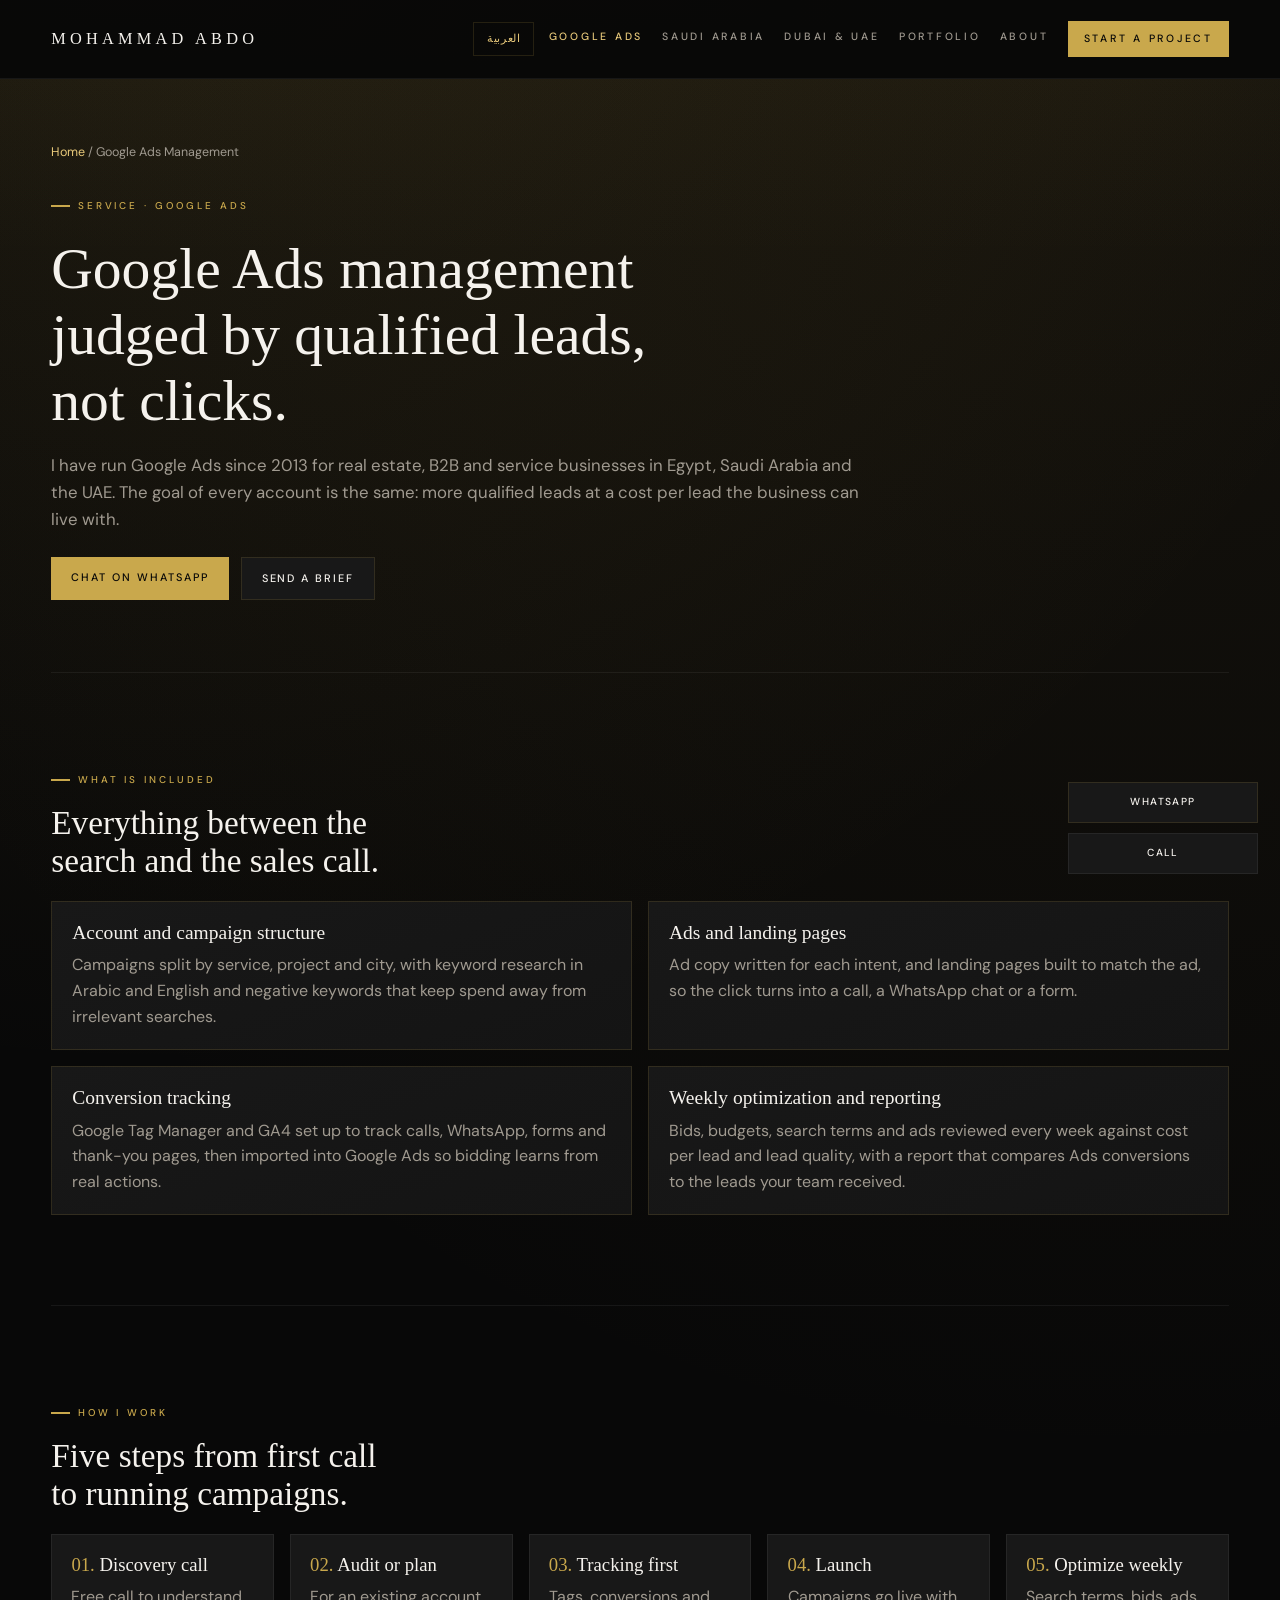
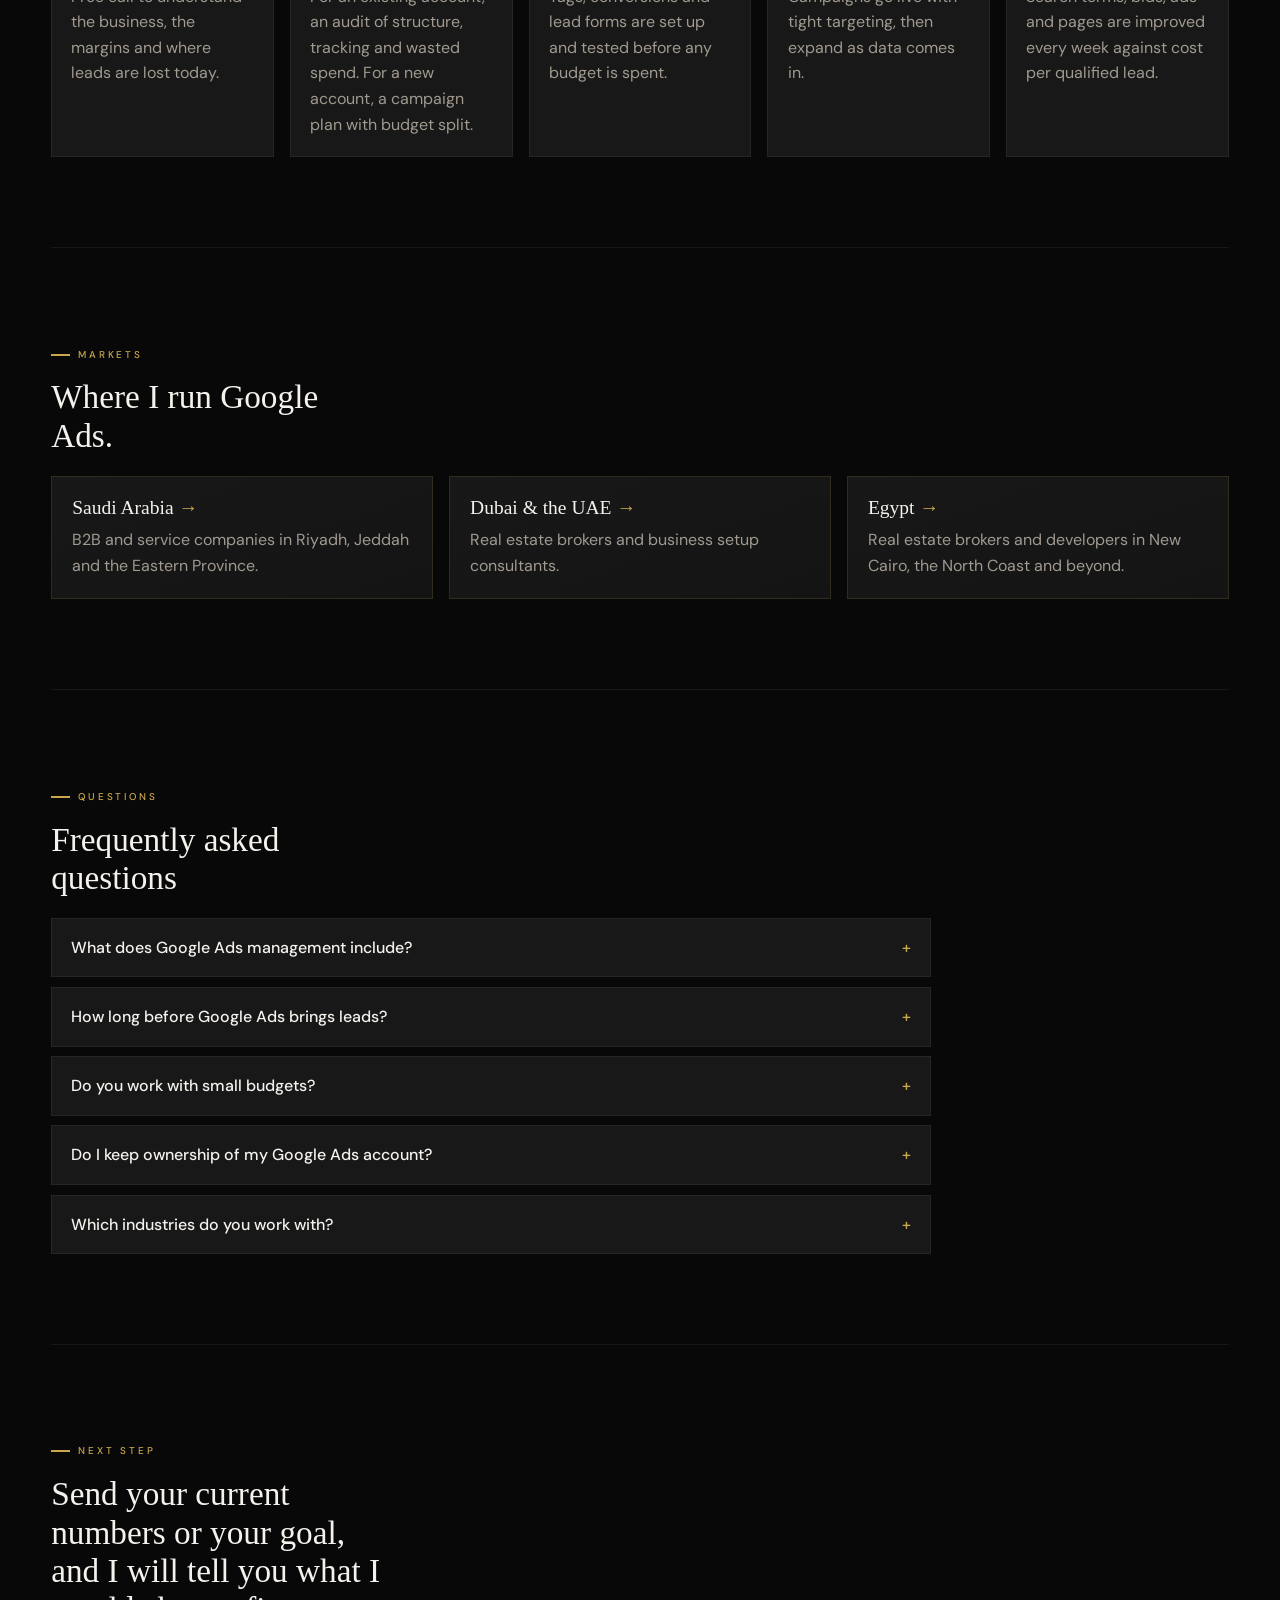
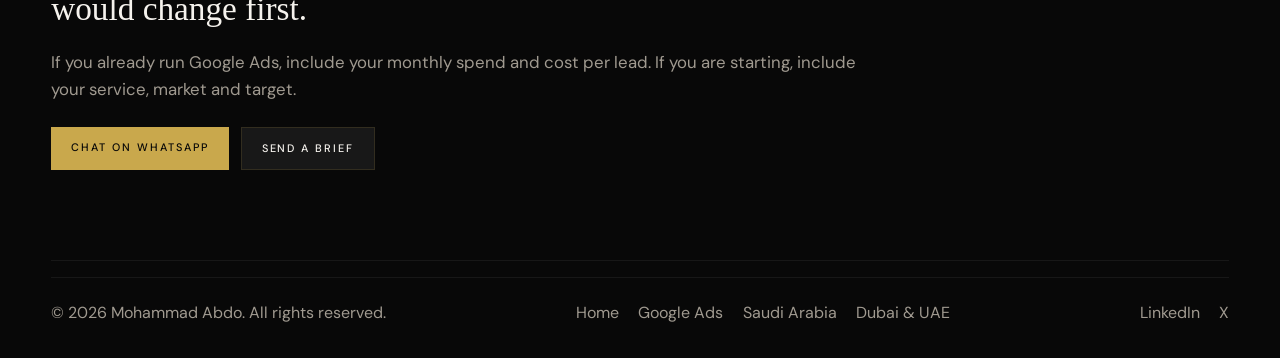
<file: google-ads-management/index.html>
<!DOCTYPE html>
<html lang="en" dir="ltr">
  <head>
    <meta charset="UTF-8" />
    <!-- Google Tag Manager -->
    <script>(function(w,d,s,l,i){w[l]=w[l]||[];w[l].push({'gtm.start':
    new Date().getTime(),event:'gtm.js'});var f=d.getElementsByTagName(s)[0],
    j=d.createElement(s),dl=l!='dataLayer'?'&l='+l:'';j.async=true;j.src=
    'https://www.googletagmanager.com/gtm.js?id='+i+dl;f.parentNode.insertBefore(j,f);
    })(window,document,'script','dataLayer','GTM-PZN8QJ2T');</script>
    <!-- End Google Tag Manager -->
    <meta name="viewport" content="width=device-width, initial-scale=1.0" />
    <title>Google Ads Management for Lead Generation | Mohammad Abdo</title>
    <meta name="description" content="Google Ads management focused on qualified leads: campaign structure, landing pages, GTM and GA4 tracking, and reporting against real CRM leads. Egypt, KSA and UAE." />
    <meta name="author" content="Mohammad Abdo" />
    <meta name="robots" content="index,follow,max-image-preview:large" />
    <link rel="canonical" href="https://mohabdo.com/google-ads-management/" />
    <link rel="alternate" hreflang="en" href="https://mohabdo.com/google-ads-management/" />
    <link rel="alternate" hreflang="ar" href="https://mohabdo.com/ar/google-ads-management/" />
    <link rel="alternate" hreflang="x-default" href="https://mohabdo.com/google-ads-management/" />

    <link rel="icon" href="/assets/favicon.svg" type="image/svg+xml" />
    <link rel="icon" href="/assets/favicon-32.png" sizes="32x32" type="image/png" />
    <link rel="apple-touch-icon" href="/assets/apple-touch-icon.png" />

    <meta property="og:type" content="website" />
    <meta property="og:locale" content="en_US" />
    <meta property="og:title" content="Google Ads Management for Lead Generation | Mohammad Abdo" />
    <meta property="og:description" content="Google Ads management focused on qualified leads: campaign structure, landing pages, GTM and GA4 tracking, and reporting against real CRM leads. Egypt, KSA and UAE." />
    <meta property="og:url" content="https://mohabdo.com/google-ads-management/" />
    <meta property="og:site_name" content="Mohammad Abdo" />
    <meta property="og:image" content="https://mohabdo.com/assets/og-image.jpg" />
    <meta name="twitter:card" content="summary_large_image" />

    <link rel="preconnect" href="https://fonts.googleapis.com" />
    <link rel="preconnect" href="https://fonts.gstatic.com" crossorigin />
    <link href="https://fonts.googleapis.com/css2?family=DM+Sans:wght@300;400;500;700&family=Tajawal:wght@400;500;700;800&display=swap" rel="stylesheet" />
    <link rel="stylesheet" href="/css/style.css?v=5" />
    <script type="application/ld+json">
{
  "@context": "https://schema.org",
  "@graph": [
    {
      "@type": "WebPage",
      "@id": "https://mohabdo.com/google-ads-management/#webpage",
      "url": "https://mohabdo.com/google-ads-management/",
      "name": "Google Ads Management for Lead Generation | Mohammad Abdo",
      "description": "Google Ads management focused on qualified leads: campaign structure, landing pages, GTM and GA4 tracking, and reporting against real CRM leads. Egypt, KSA and UAE.",
      "inLanguage": "en",
      "isPartOf": {
        "@id": "https://mohabdo.com/#website"
      },
      "breadcrumb": {
        "@id": "https://mohabdo.com/google-ads-management/#breadcrumb"
      },
      "about": {
        "@id": "https://mohabdo.com/google-ads-management/#service"
      }
    },
    {
      "@type": "BreadcrumbList",
      "@id": "https://mohabdo.com/google-ads-management/#breadcrumb",
      "itemListElement": [
        {
          "@type": "ListItem",
          "position": 1,
          "name": "Home",
          "item": "https://mohabdo.com/"
        },
        {
          "@type": "ListItem",
          "position": 2,
          "name": "Google Ads Management",
          "item": "https://mohabdo.com/google-ads-management/"
        }
      ]
    },
    {
      "@type": "Service",
      "@id": "https://mohabdo.com/google-ads-management/#service",
      "name": "Google Ads Management",
      "serviceType": "Google Ads Management",
      "description": "Google Ads management focused on qualified leads: campaign structure, landing pages, GTM and GA4 tracking, and reporting against real CRM leads. Egypt, KSA and UAE.",
      "url": "https://mohabdo.com/google-ads-management/",
      "inLanguage": "en",
      "provider": {
        "@id": "https://mohabdo.com/#person"
      },
      "areaServed": [
        {
          "@type": "Country",
          "name": "Egypt"
        },
        {
          "@type": "Country",
          "name": "Saudi Arabia"
        },
        {
          "@type": "Country",
          "name": "United Arab Emirates"
        }
      ]
    },
    {
      "@type": "FAQPage",
      "@id": "https://mohabdo.com/google-ads-management/#faq",
      "inLanguage": "en",
      "mainEntity": [
        {
          "@type": "Question",
          "name": "What does Google Ads management include?",
          "acceptedAnswer": {
            "@type": "Answer",
            "text": "Campaign structure, keyword research, ad copy, landing page recommendations or builds, conversion tracking with GTM and GA4, weekly optimization and a monthly report on cost per lead and lead quality."
          }
        },
        {
          "@type": "Question",
          "name": "How long before Google Ads brings leads?",
          "acceptedAnswer": {
            "@type": "Answer",
            "text": "A well-tracked search campaign usually brings its first leads in the first days. The first month is about learning which keywords, ads and pages produce qualified leads; costs normally improve from the second month as budget moves to what works."
          }
        },
        {
          "@type": "Question",
          "name": "Do you work with small budgets?",
          "acceptedAnswer": {
            "@type": "Answer",
            "text": "Yes, as long as the budget is concentrated. A small budget spread across many services and cities rarely works; the same budget on one service in one area often does."
          }
        },
        {
          "@type": "Question",
          "name": "Do I keep ownership of my Google Ads account?",
          "acceptedAnswer": {
            "@type": "Answer",
            "text": "Yes. The account stays in your name and I work through manager access. You keep the account, the data and the conversion history."
          }
        },
        {
          "@type": "Question",
          "name": "Which industries do you work with?",
          "acceptedAnswer": {
            "@type": "Answer",
            "text": "Mainly real estate, B2B and service businesses such as elevators and technical services, business setup and e-commerce."
          }
        }
      ]
    },
    {
      "@type": "Person",
      "@id": "https://mohabdo.com/#person",
      "name": "Mohammad Abdo",
      "alternateName": "محمد عبده",
      "url": "https://mohabdo.com/",
      "sameAs": [
        "https://www.linkedin.com/in/mohammad-abdo-90b87ba0/",
        "https://www.upwork.com/freelancers/~0118c8a663585eff20",
        "https://x.com/muha_abdo"
      ]
    }
  ]
}
    </script>
  </head>
  <body class="subpage">
    <!-- Google Tag Manager (noscript) -->
    <noscript><iframe src="https://www.googletagmanager.com/ns.html?id=GTM-PZN8QJ2T"
    height="0" width="0" style="display:none;visibility:hidden"></iframe></noscript>
    <!-- End Google Tag Manager (noscript) -->
    <a class="skip-link" href="#main">Skip to main content</a>

    <header class="site-header" id="top">
      <nav class="nav" aria-label="Main navigation">
        <a class="logo" href="/"><span class="logo-text">Mohammad Abdo</span></a>
        <div class="nav-right">
          <a class="lang-toggle" href="/ar/google-ads-management/" hreflang="ar" lang="ar">العربية</a>
          <button class="menu-toggle" id="menuToggle" aria-expanded="false" aria-controls="navLinks" aria-label="Open navigation menu">
            <span></span>
            <span></span>
            <span></span>
          </button>
          <div class="nav-links" id="navLinks">
            <a href="/google-ads-management/" aria-current="page">Google Ads</a>
            <a href="/google-ads-saudi-arabia/">Saudi Arabia</a>
            <a href="/google-ads-dubai-uae/">Dubai & UAE</a>
            <a href="/#portfolio">Portfolio</a>
            <a href="/#about">About</a>
            <a class="nav-cta" href="/#contact">Start a Project</a>
          </div>
        </div>
      </nav>
    </header>

    <main id="main">
      <section class="section page-hero">
        <nav class="breadcrumb" aria-label="Breadcrumb">
          <a href="/">Home</a> <span aria-hidden="true">/</span> <span aria-current="page">Google Ads Management</span>
        </nav>
        <p class="eyebrow">Service · Google Ads</p>
        <h1>Google Ads management judged by qualified leads, not clicks.</h1>
        <p class="page-lead">I have run Google Ads since 2013 for real estate, B2B and service businesses in Egypt, Saudi Arabia and the UAE. The goal of every account is the same: more qualified leads at a cost per lead the business can live with.</p>
        <div class="hero-actions">
          <a class="btn btn-primary" href="https://wa.me/201069090021?text=Hello%20Mohammad%2C%20I%20want%20to%20discuss%20a%20new%20project." target="_blank" rel="noopener noreferrer">Chat on WhatsApp</a>
          <a class="btn btn-ghost" href="/#contact">Send a Brief</a>
        </div>
      </section>

      <section class="section reveal">
        <div class="section-head">
          <p class="eyebrow">What is included</p>
          <h2>Everything between the search and the sales call.</h2>
        </div>
        <div class="grid cards-2">
          <article class="card spotlight">
            <h3>Account and campaign structure</h3>
            <p>Campaigns split by service, project and city, with keyword research in Arabic and English and negative keywords that keep spend away from irrelevant searches.</p>
          </article>
          <article class="card spotlight">
            <h3>Ads and landing pages</h3>
            <p>Ad copy written for each intent, and landing pages built to match the ad, so the click turns into a call, a WhatsApp chat or a form.</p>
          </article>
          <article class="card spotlight">
            <h3>Conversion tracking</h3>
            <p>Google Tag Manager and GA4 set up to track calls, WhatsApp, forms and thank-you pages, then imported into Google Ads so bidding learns from real actions.</p>
          </article>
          <article class="card spotlight">
            <h3>Weekly optimization and reporting</h3>
            <p>Bids, budgets, search terms and ads reviewed every week against cost per lead and lead quality, with a report that compares Ads conversions to the leads your team received.</p>
          </article>
        </div>
      </section>

      <section class="section reveal">
        <div class="section-head">
          <p class="eyebrow">How I work</p>
          <h2>Five steps from first call to running campaigns.</h2>
        </div>
        <ol class="process-list">
          <li>
            <h3>Discovery call</h3>
            <p>Free call to understand the business, the margins and where leads are lost today.</p>
          </li>
          <li>
            <h3>Audit or plan</h3>
            <p>For an existing account, an audit of structure, tracking and wasted spend. For a new account, a campaign plan with budget split.</p>
          </li>
          <li>
            <h3>Tracking first</h3>
            <p>Tags, conversions and lead forms are set up and tested before any budget is spent.</p>
          </li>
          <li>
            <h3>Launch</h3>
            <p>Campaigns go live with tight targeting, then expand as data comes in.</p>
          </li>
          <li>
            <h3>Optimize weekly</h3>
            <p>Search terms, bids, ads and pages are improved every week against cost per qualified lead.</p>
          </li>
        </ol>
      </section>

      <section class="section reveal">
        <div class="section-head">
          <p class="eyebrow">Markets</p>
          <h2>Where I run Google Ads.</h2>
        </div>
        <div class="grid cards-3">
          <a class="card spotlight link-card" href="/google-ads-saudi-arabia/">
            <h3>Saudi Arabia <span aria-hidden="true">→</span></h3>
            <p>B2B and service companies in Riyadh, Jeddah and the Eastern Province.</p>
          </a>
          <a class="card spotlight link-card" href="/google-ads-dubai-uae/">
            <h3>Dubai & the UAE <span aria-hidden="true">→</span></h3>
            <p>Real estate brokers and business setup consultants.</p>
          </a>
          <a class="card spotlight link-card" href="/#portfolio">
            <h3>Egypt <span aria-hidden="true">→</span></h3>
            <p>Real estate brokers and developers in New Cairo, the North Coast and beyond.</p>
          </a>
        </div>
      </section>

      <section class="section reveal" id="faq">
        <div class="section-head">
          <p class="eyebrow">Questions</p>
          <h2>Frequently asked questions</h2>
        </div>
        <div class="faq-list">
          <details class="faq-item">
            <summary>What does Google Ads management include?</summary>
            <p>Campaign structure, keyword research, ad copy, landing page recommendations or builds, conversion tracking with GTM and GA4, weekly optimization and a monthly report on cost per lead and lead quality.</p>
          </details>
          <details class="faq-item">
            <summary>How long before Google Ads brings leads?</summary>
            <p>A well-tracked search campaign usually brings its first leads in the first days. The first month is about learning which keywords, ads and pages produce qualified leads; costs normally improve from the second month as budget moves to what works.</p>
          </details>
          <details class="faq-item">
            <summary>Do you work with small budgets?</summary>
            <p>Yes, as long as the budget is concentrated. A small budget spread across many services and cities rarely works; the same budget on one service in one area often does.</p>
          </details>
          <details class="faq-item">
            <summary>Do I keep ownership of my Google Ads account?</summary>
            <p>Yes. The account stays in your name and I work through manager access. You keep the account, the data and the conversion history.</p>
          </details>
          <details class="faq-item">
            <summary>Which industries do you work with?</summary>
            <p>Mainly real estate, B2B and service businesses such as elevators and technical services, business setup and e-commerce.</p>
          </details>
        </div>
      </section>

      <section class="section reveal page-cta">
        <div class="section-head">
          <p class="eyebrow">Next step</p>
          <h2>Send your current numbers or your goal, and I will tell you what I would change first.</h2>
        </div>
        <p class="page-lead">If you already run Google Ads, include your monthly spend and cost per lead. If you are starting, include your service, market and target.</p>
        <div class="hero-actions">
          <a class="btn btn-primary" href="https://wa.me/201069090021?text=Hello%20Mohammad%2C%20I%20want%20to%20discuss%20a%20new%20project." target="_blank" rel="noopener noreferrer">Chat on WhatsApp</a>
          <a class="btn btn-ghost" href="/#contact">Send a Brief</a>
        </div>
      </section>
    </main>

    <footer class="site-footer">
      <p>© <span id="year"></span> Mohammad Abdo. All rights reserved.</p>
      <nav class="footer-links" aria-label="Pages">
        <a href="/">Home</a>
        <a href="/google-ads-management/">Google Ads</a>
        <a href="/google-ads-saudi-arabia/">Saudi Arabia</a>
        <a href="/google-ads-dubai-uae/">Dubai & UAE</a>
      </nav>
      <nav class="footer-links footer-social" style="flex:none" aria-label="Profiles">
        <a href="https://www.linkedin.com/in/mohammad-abdo-90b87ba0/" target="_blank" rel="me noopener noreferrer">LinkedIn</a>
        <a href="https://x.com/muha_abdo" target="_blank" rel="me noopener noreferrer">X</a>
      </nav>
    </footer>

    <div class="floating-contact desktop-only">
      <a class="floating-btn whatsapp" href="https://wa.me/201069090021?text=Hello%20Mohammad%2C%20I%20want%20to%20discuss%20a%20new%20project." target="_blank" rel="noopener noreferrer"><span>WhatsApp</span></a>
      <a class="floating-btn call" href="tel:+201069090021"><span>Call</span></a>
    </div>

    <div class="mobile-sticky-bar">
      <a class="mobile-action whatsapp" href="https://wa.me/201069090021?text=Hello%20Mohammad%2C%20I%20want%20to%20discuss%20a%20new%20project." target="_blank" rel="noopener noreferrer"><span>WhatsApp</span></a>
      <a class="mobile-action call" href="tel:+201069090021"><span>Call</span></a>
    </div>

    <script src="/js/script.js?v=5" defer></script>
  </body>
</html>
</file>
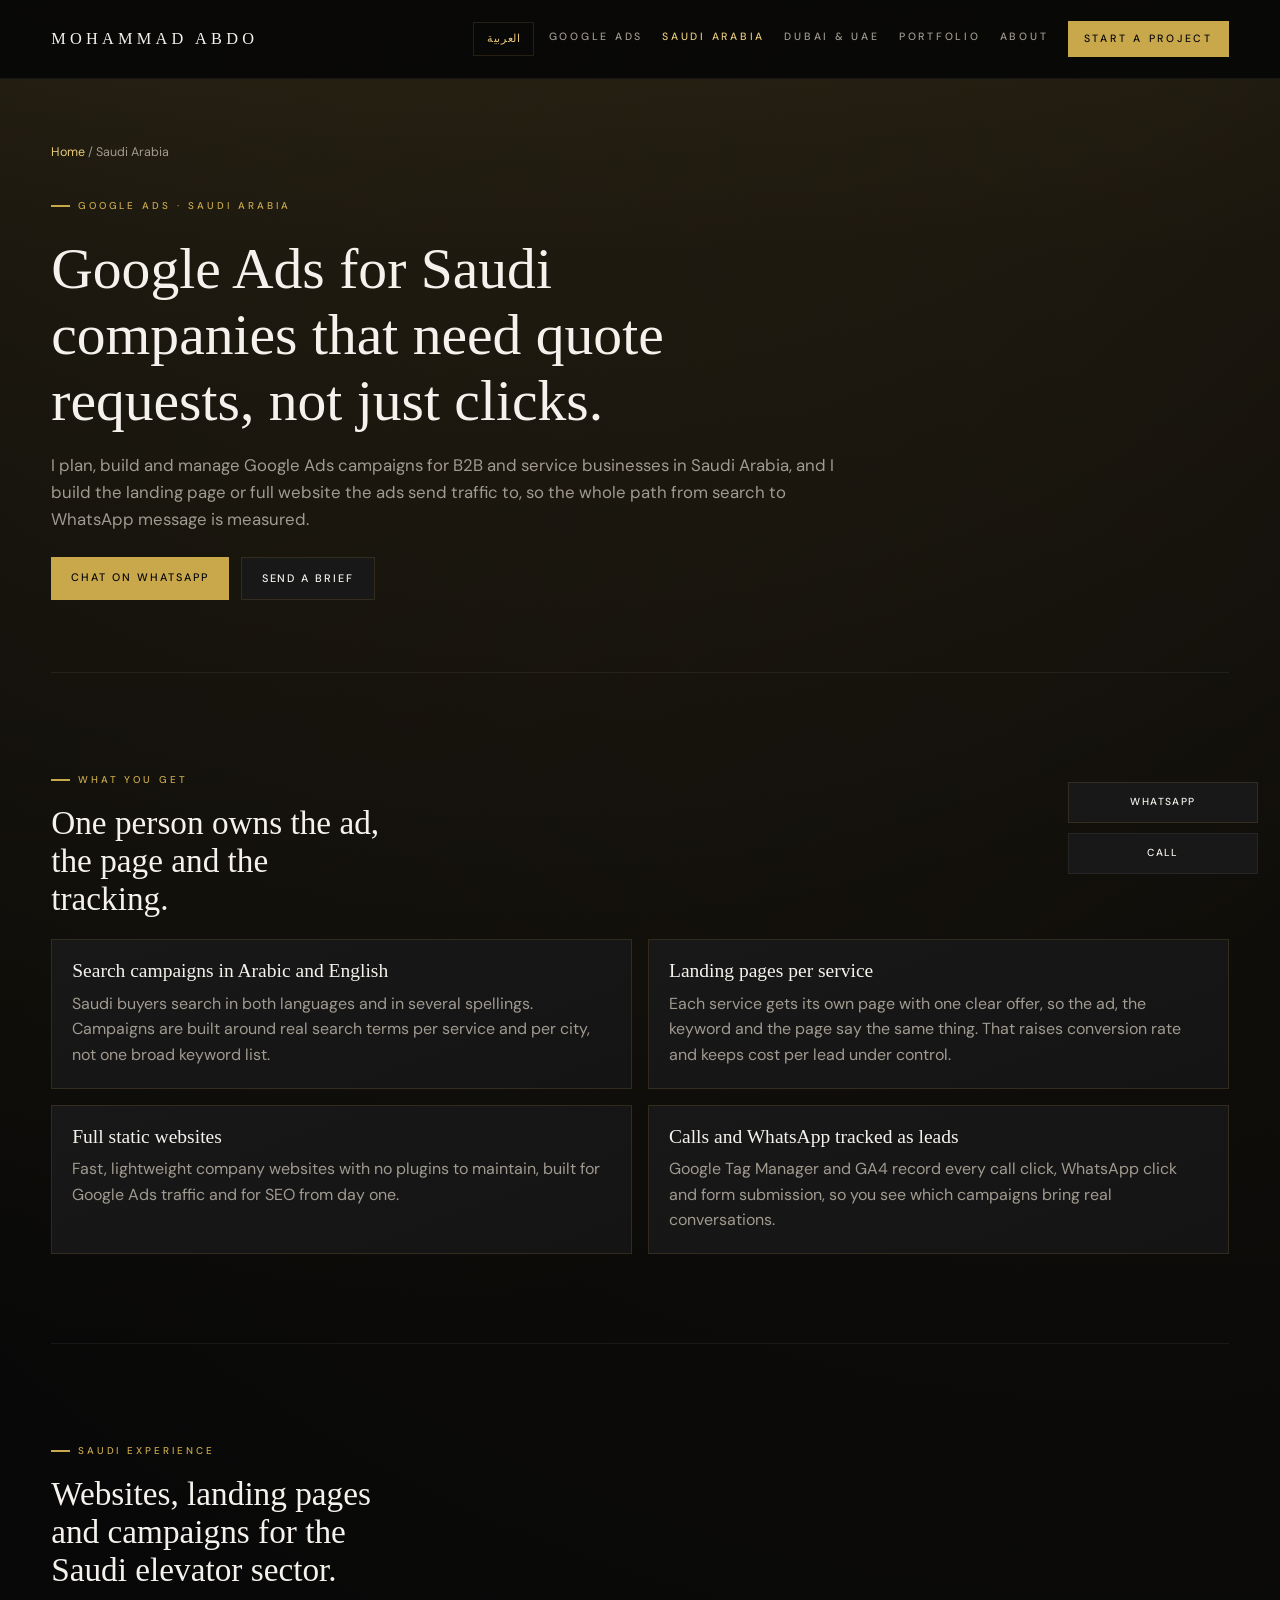
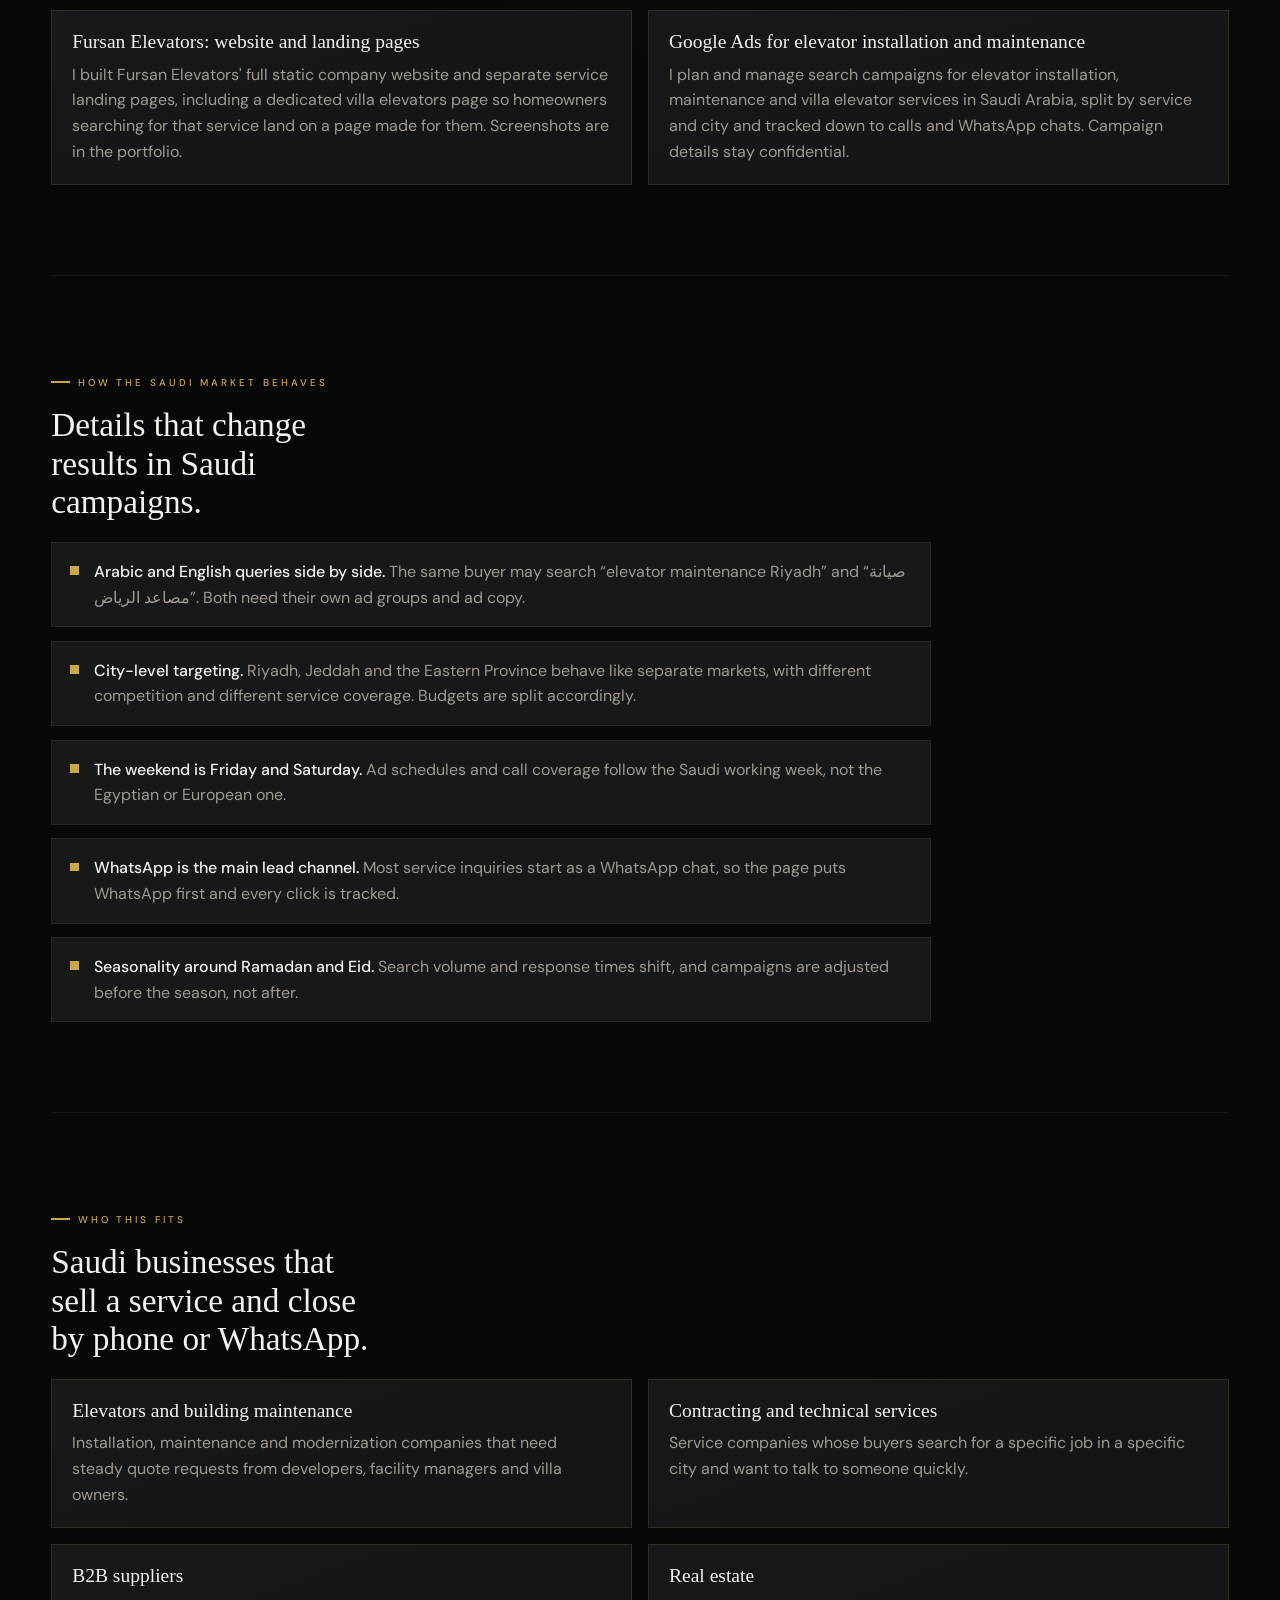
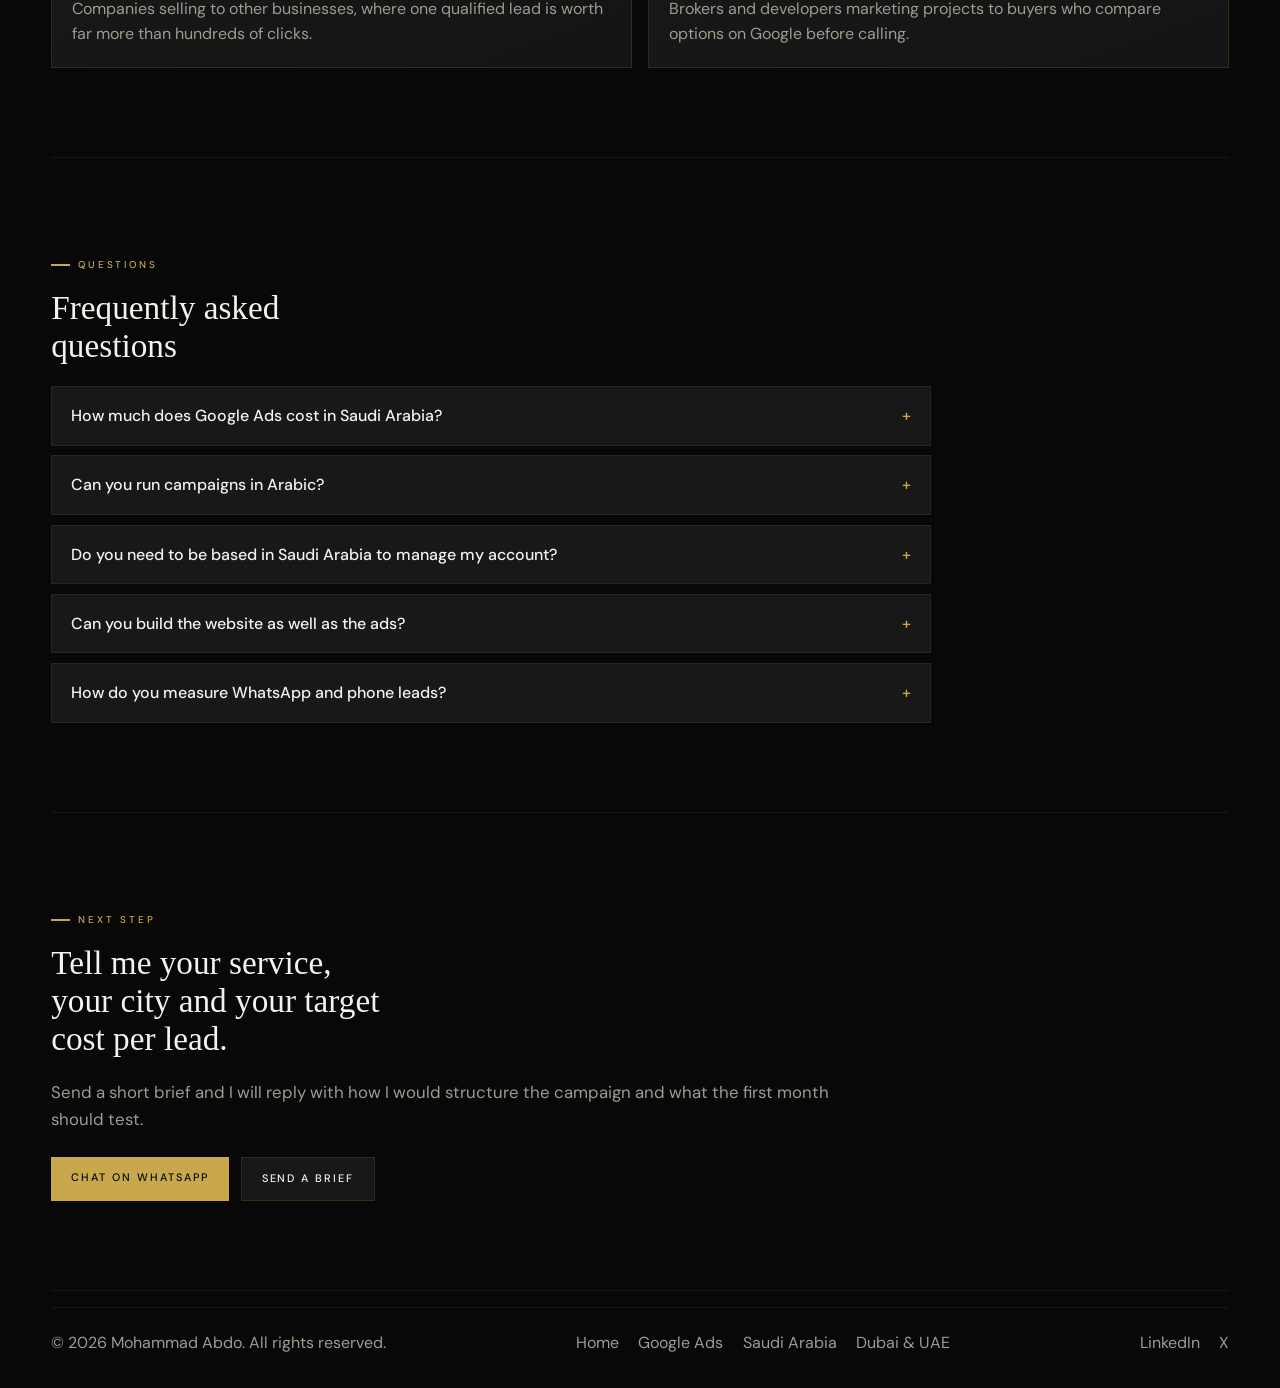
<file: google-ads-saudi-arabia/index.html>
<!DOCTYPE html>
<html lang="en" dir="ltr">
  <head>
    <meta charset="UTF-8" />
    <!-- Google Tag Manager -->
    <script>(function(w,d,s,l,i){w[l]=w[l]||[];w[l].push({'gtm.start':
    new Date().getTime(),event:'gtm.js'});var f=d.getElementsByTagName(s)[0],
    j=d.createElement(s),dl=l!='dataLayer'?'&l='+l:'';j.async=true;j.src=
    'https://www.googletagmanager.com/gtm.js?id='+i+dl;f.parentNode.insertBefore(j,f);
    })(window,document,'script','dataLayer','GTM-PZN8QJ2T');</script>
    <!-- End Google Tag Manager -->
    <meta name="viewport" content="width=device-width, initial-scale=1.0" />
    <title>Google Ads Management in Saudi Arabia | Mohammad Abdo</title>
    <meta name="description" content="Google Ads, landing pages and fast websites for Saudi B2B and service companies in Riyadh, Jeddah and Dammam, built to bring qualified quote requests." />
    <meta name="author" content="Mohammad Abdo" />
    <meta name="robots" content="index,follow,max-image-preview:large" />
    <link rel="canonical" href="https://mohabdo.com/google-ads-saudi-arabia/" />
    <link rel="alternate" hreflang="en" href="https://mohabdo.com/google-ads-saudi-arabia/" />
    <link rel="alternate" hreflang="ar" href="https://mohabdo.com/ar/google-ads-saudi-arabia/" />
    <link rel="alternate" hreflang="x-default" href="https://mohabdo.com/google-ads-saudi-arabia/" />

    <link rel="icon" href="/assets/favicon.svg" type="image/svg+xml" />
    <link rel="icon" href="/assets/favicon-32.png" sizes="32x32" type="image/png" />
    <link rel="apple-touch-icon" href="/assets/apple-touch-icon.png" />

    <meta property="og:type" content="website" />
    <meta property="og:locale" content="en_US" />
    <meta property="og:title" content="Google Ads Management in Saudi Arabia | Mohammad Abdo" />
    <meta property="og:description" content="Google Ads, landing pages and fast websites for Saudi B2B and service companies in Riyadh, Jeddah and Dammam, built to bring qualified quote requests." />
    <meta property="og:url" content="https://mohabdo.com/google-ads-saudi-arabia/" />
    <meta property="og:site_name" content="Mohammad Abdo" />
    <meta property="og:image" content="https://mohabdo.com/assets/og-image.jpg" />
    <meta name="twitter:card" content="summary_large_image" />

    <link rel="preconnect" href="https://fonts.googleapis.com" />
    <link rel="preconnect" href="https://fonts.gstatic.com" crossorigin />
    <link href="https://fonts.googleapis.com/css2?family=DM+Sans:wght@300;400;500;700&family=Tajawal:wght@400;500;700;800&display=swap" rel="stylesheet" />
    <link rel="stylesheet" href="/css/style.css?v=5" />
    <script type="application/ld+json">
{
  "@context": "https://schema.org",
  "@graph": [
    {
      "@type": "WebPage",
      "@id": "https://mohabdo.com/google-ads-saudi-arabia/#webpage",
      "url": "https://mohabdo.com/google-ads-saudi-arabia/",
      "name": "Google Ads Management in Saudi Arabia | Mohammad Abdo",
      "description": "Google Ads, landing pages and fast websites for Saudi B2B and service companies in Riyadh, Jeddah and Dammam, built to bring qualified quote requests.",
      "inLanguage": "en",
      "isPartOf": {
        "@id": "https://mohabdo.com/#website"
      },
      "breadcrumb": {
        "@id": "https://mohabdo.com/google-ads-saudi-arabia/#breadcrumb"
      },
      "about": {
        "@id": "https://mohabdo.com/google-ads-saudi-arabia/#service"
      }
    },
    {
      "@type": "BreadcrumbList",
      "@id": "https://mohabdo.com/google-ads-saudi-arabia/#breadcrumb",
      "itemListElement": [
        {
          "@type": "ListItem",
          "position": 1,
          "name": "Home",
          "item": "https://mohabdo.com/"
        },
        {
          "@type": "ListItem",
          "position": 2,
          "name": "Saudi Arabia",
          "item": "https://mohabdo.com/google-ads-saudi-arabia/"
        }
      ]
    },
    {
      "@type": "Service",
      "@id": "https://mohabdo.com/google-ads-saudi-arabia/#service",
      "name": "Google Ads Management in Saudi Arabia",
      "serviceType": "Google Ads Management",
      "description": "Google Ads, landing pages and fast websites for Saudi B2B and service companies in Riyadh, Jeddah and Dammam, built to bring qualified quote requests.",
      "url": "https://mohabdo.com/google-ads-saudi-arabia/",
      "inLanguage": "en",
      "provider": {
        "@id": "https://mohabdo.com/#person"
      },
      "areaServed": [
        {
          "@type": "Country",
          "name": "Saudi Arabia"
        }
      ]
    },
    {
      "@type": "FAQPage",
      "@id": "https://mohabdo.com/google-ads-saudi-arabia/#faq",
      "inLanguage": "en",
      "mainEntity": [
        {
          "@type": "Question",
          "name": "How much does Google Ads cost in Saudi Arabia?",
          "acceptedAnswer": {
            "@type": "Answer",
            "text": "There is no fixed price. You pay Google directly for clicks, with a daily budget you set in Saudi riyals, plus a monthly management fee. Cost per click depends on the industry and the city. The practical approach is a focused first month on your most profitable service in one or two cities, then scaling what produces leads at an acceptable cost."
          }
        },
        {
          "@type": "Question",
          "name": "Can you run campaigns in Arabic?",
          "acceptedAnswer": {
            "@type": "Answer",
            "text": "Yes. Campaigns, ad copy and landing pages are written in Arabic, in English, or in both, depending on how your customers search."
          }
        },
        {
          "@type": "Question",
          "name": "Do you need to be based in Saudi Arabia to manage my account?",
          "acceptedAnswer": {
            "@type": "Answer",
            "text": "No. I work remotely from Cairo, which is one hour behind Riyadh, so working hours overlap almost completely. Meetings run on Google Meet or WhatsApp."
          }
        },
        {
          "@type": "Question",
          "name": "Can you build the website as well as the ads?",
          "acceptedAnswer": {
            "@type": "Answer",
            "text": "Yes. I build landing pages and full static websites, so the ads and the pages are planned together and tracked the same way."
          }
        },
        {
          "@type": "Question",
          "name": "How do you measure WhatsApp and phone leads?",
          "acceptedAnswer": {
            "@type": "Answer",
            "text": "Every WhatsApp click, call click and form submission is tracked through Google Tag Manager and GA4 and imported into Google Ads as a conversion. I also compare those numbers with the leads your team actually receives, because a click on WhatsApp is not always a qualified lead."
          }
        }
      ]
    },
    {
      "@type": "Person",
      "@id": "https://mohabdo.com/#person",
      "name": "Mohammad Abdo",
      "alternateName": "محمد عبده",
      "url": "https://mohabdo.com/",
      "sameAs": [
        "https://www.linkedin.com/in/mohammad-abdo-90b87ba0/",
        "https://www.upwork.com/freelancers/~0118c8a663585eff20",
        "https://x.com/muha_abdo"
      ]
    }
  ]
}
    </script>
  </head>
  <body class="subpage">
    <!-- Google Tag Manager (noscript) -->
    <noscript><iframe src="https://www.googletagmanager.com/ns.html?id=GTM-PZN8QJ2T"
    height="0" width="0" style="display:none;visibility:hidden"></iframe></noscript>
    <!-- End Google Tag Manager (noscript) -->
    <a class="skip-link" href="#main">Skip to main content</a>

    <header class="site-header" id="top">
      <nav class="nav" aria-label="Main navigation">
        <a class="logo" href="/"><span class="logo-text">Mohammad Abdo</span></a>
        <div class="nav-right">
          <a class="lang-toggle" href="/ar/google-ads-saudi-arabia/" hreflang="ar" lang="ar">العربية</a>
          <button class="menu-toggle" id="menuToggle" aria-expanded="false" aria-controls="navLinks" aria-label="Open navigation menu">
            <span></span>
            <span></span>
            <span></span>
          </button>
          <div class="nav-links" id="navLinks">
            <a href="/google-ads-management/">Google Ads</a>
            <a href="/google-ads-saudi-arabia/" aria-current="page">Saudi Arabia</a>
            <a href="/google-ads-dubai-uae/">Dubai & UAE</a>
            <a href="/#portfolio">Portfolio</a>
            <a href="/#about">About</a>
            <a class="nav-cta" href="/#contact">Start a Project</a>
          </div>
        </div>
      </nav>
    </header>

    <main id="main">
      <section class="section page-hero">
        <nav class="breadcrumb" aria-label="Breadcrumb">
          <a href="/">Home</a> <span aria-hidden="true">/</span> <span aria-current="page">Saudi Arabia</span>
        </nav>
        <p class="eyebrow">Google Ads · Saudi Arabia</p>
        <h1>Google Ads for Saudi companies that need quote requests, not just clicks.</h1>
        <p class="page-lead">I plan, build and manage Google Ads campaigns for B2B and service businesses in Saudi Arabia, and I build the landing page or full website the ads send traffic to, so the whole path from search to WhatsApp message is measured.</p>
        <div class="hero-actions">
          <a class="btn btn-primary" href="https://wa.me/201069090021?text=Hello%20Mohammad%2C%20I%20want%20to%20discuss%20a%20new%20project." target="_blank" rel="noopener noreferrer">Chat on WhatsApp</a>
          <a class="btn btn-ghost" href="/#contact">Send a Brief</a>
        </div>
      </section>

      <section class="section reveal">
        <div class="section-head">
          <p class="eyebrow">What you get</p>
          <h2>One person owns the ad, the page and the tracking.</h2>
        </div>
        <div class="grid cards-2">
          <article class="card spotlight">
            <h3>Search campaigns in Arabic and English</h3>
            <p>Saudi buyers search in both languages and in several spellings. Campaigns are built around real search terms per service and per city, not one broad keyword list.</p>
          </article>
          <article class="card spotlight">
            <h3>Landing pages per service</h3>
            <p>Each service gets its own page with one clear offer, so the ad, the keyword and the page say the same thing. That raises conversion rate and keeps cost per lead under control.</p>
          </article>
          <article class="card spotlight">
            <h3>Full static websites</h3>
            <p>Fast, lightweight company websites with no plugins to maintain, built for Google Ads traffic and for SEO from day one.</p>
          </article>
          <article class="card spotlight">
            <h3>Calls and WhatsApp tracked as leads</h3>
            <p>Google Tag Manager and GA4 record every call click, WhatsApp click and form submission, so you see which campaigns bring real conversations.</p>
          </article>
        </div>
      </section>

      <section class="section reveal">
        <div class="section-head">
          <p class="eyebrow">Saudi experience</p>
          <h2>Websites, landing pages and campaigns for the Saudi elevator sector.</h2>
        </div>
        <div class="grid cards-2">
          <article class="card spotlight">
            <h3>Fursan Elevators: website and landing pages</h3>
            <p>I built Fursan Elevators' full static company website and separate service landing pages, including a dedicated villa elevators page so homeowners searching for that service land on a page made for them. Screenshots are in the <a href="/#portfolio">portfolio</a>.</p>
          </article>
          <article class="card spotlight">
            <h3>Google Ads for elevator installation and maintenance</h3>
            <p>I plan and manage search campaigns for elevator installation, maintenance and villa elevator services in Saudi Arabia, split by service and city and tracked down to calls and WhatsApp chats. Campaign details stay confidential.</p>
          </article>
        </div>
      </section>

      <section class="section reveal">
        <div class="section-head">
          <p class="eyebrow">How the Saudi market behaves</p>
          <h2>Details that change results in Saudi campaigns.</h2>
        </div>
        <ul class="checklist">
          <li><strong>Arabic and English queries side by side.</strong> The same buyer may search “elevator maintenance Riyadh” and “صيانة مصاعد الرياض”. Both need their own ad groups and ad copy.</li>
          <li><strong>City-level targeting.</strong> Riyadh, Jeddah and the Eastern Province behave like separate markets, with different competition and different service coverage. Budgets are split accordingly.</li>
          <li><strong>The weekend is Friday and Saturday.</strong> Ad schedules and call coverage follow the Saudi working week, not the Egyptian or European one.</li>
          <li><strong>WhatsApp is the main lead channel.</strong> Most service inquiries start as a WhatsApp chat, so the page puts WhatsApp first and every click is tracked.</li>
          <li><strong>Seasonality around Ramadan and Eid.</strong> Search volume and response times shift, and campaigns are adjusted before the season, not after.</li>
        </ul>
      </section>

      <section class="section reveal">
        <div class="section-head">
          <p class="eyebrow">Who this fits</p>
          <h2>Saudi businesses that sell a service and close by phone or WhatsApp.</h2>
        </div>
        <div class="grid cards-2">
          <article class="card spotlight">
            <h3>Elevators and building maintenance</h3>
            <p>Installation, maintenance and modernization companies that need steady quote requests from developers, facility managers and villa owners.</p>
          </article>
          <article class="card spotlight">
            <h3>Contracting and technical services</h3>
            <p>Service companies whose buyers search for a specific job in a specific city and want to talk to someone quickly.</p>
          </article>
          <article class="card spotlight">
            <h3>B2B suppliers</h3>
            <p>Companies selling to other businesses, where one qualified lead is worth far more than hundreds of clicks.</p>
          </article>
          <article class="card spotlight">
            <h3>Real estate</h3>
            <p>Brokers and developers marketing projects to buyers who compare options on Google before calling.</p>
          </article>
        </div>
      </section>

      <section class="section reveal" id="faq">
        <div class="section-head">
          <p class="eyebrow">Questions</p>
          <h2>Frequently asked questions</h2>
        </div>
        <div class="faq-list">
          <details class="faq-item">
            <summary>How much does Google Ads cost in Saudi Arabia?</summary>
            <p>There is no fixed price. You pay Google directly for clicks, with a daily budget you set in Saudi riyals, plus a monthly management fee. Cost per click depends on the industry and the city. The practical approach is a focused first month on your most profitable service in one or two cities, then scaling what produces leads at an acceptable cost.</p>
          </details>
          <details class="faq-item">
            <summary>Can you run campaigns in Arabic?</summary>
            <p>Yes. Campaigns, ad copy and landing pages are written in Arabic, in English, or in both, depending on how your customers search.</p>
          </details>
          <details class="faq-item">
            <summary>Do you need to be based in Saudi Arabia to manage my account?</summary>
            <p>No. I work remotely from Cairo, which is one hour behind Riyadh, so working hours overlap almost completely. Meetings run on Google Meet or WhatsApp.</p>
          </details>
          <details class="faq-item">
            <summary>Can you build the website as well as the ads?</summary>
            <p>Yes. I build landing pages and full static websites, so the ads and the pages are planned together and tracked the same way.</p>
          </details>
          <details class="faq-item">
            <summary>How do you measure WhatsApp and phone leads?</summary>
            <p>Every WhatsApp click, call click and form submission is tracked through Google Tag Manager and GA4 and imported into Google Ads as a conversion. I also compare those numbers with the leads your team actually receives, because a click on WhatsApp is not always a qualified lead.</p>
          </details>
        </div>
      </section>

      <section class="section reveal page-cta">
        <div class="section-head">
          <p class="eyebrow">Next step</p>
          <h2>Tell me your service, your city and your target cost per lead.</h2>
        </div>
        <p class="page-lead">Send a short brief and I will reply with how I would structure the campaign and what the first month should test.</p>
        <div class="hero-actions">
          <a class="btn btn-primary" href="https://wa.me/201069090021?text=Hello%20Mohammad%2C%20I%20want%20to%20discuss%20a%20new%20project." target="_blank" rel="noopener noreferrer">Chat on WhatsApp</a>
          <a class="btn btn-ghost" href="/#contact">Send a Brief</a>
        </div>
      </section>
    </main>

    <footer class="site-footer">
      <p>© <span id="year"></span> Mohammad Abdo. All rights reserved.</p>
      <nav class="footer-links" aria-label="Pages">
        <a href="/">Home</a>
        <a href="/google-ads-management/">Google Ads</a>
        <a href="/google-ads-saudi-arabia/">Saudi Arabia</a>
        <a href="/google-ads-dubai-uae/">Dubai & UAE</a>
      </nav>
      <nav class="footer-links footer-social" style="flex:none" aria-label="Profiles">
        <a href="https://www.linkedin.com/in/mohammad-abdo-90b87ba0/" target="_blank" rel="me noopener noreferrer">LinkedIn</a>
        <a href="https://x.com/muha_abdo" target="_blank" rel="me noopener noreferrer">X</a>
      </nav>
    </footer>

    <div class="floating-contact desktop-only">
      <a class="floating-btn whatsapp" href="https://wa.me/201069090021?text=Hello%20Mohammad%2C%20I%20want%20to%20discuss%20a%20new%20project." target="_blank" rel="noopener noreferrer"><span>WhatsApp</span></a>
      <a class="floating-btn call" href="tel:+201069090021"><span>Call</span></a>
    </div>

    <div class="mobile-sticky-bar">
      <a class="mobile-action whatsapp" href="https://wa.me/201069090021?text=Hello%20Mohammad%2C%20I%20want%20to%20discuss%20a%20new%20project." target="_blank" rel="noopener noreferrer"><span>WhatsApp</span></a>
      <a class="mobile-action call" href="tel:+201069090021"><span>Call</span></a>
    </div>

    <script src="/js/script.js?v=5" defer></script>
  </body>
</html>
</file>
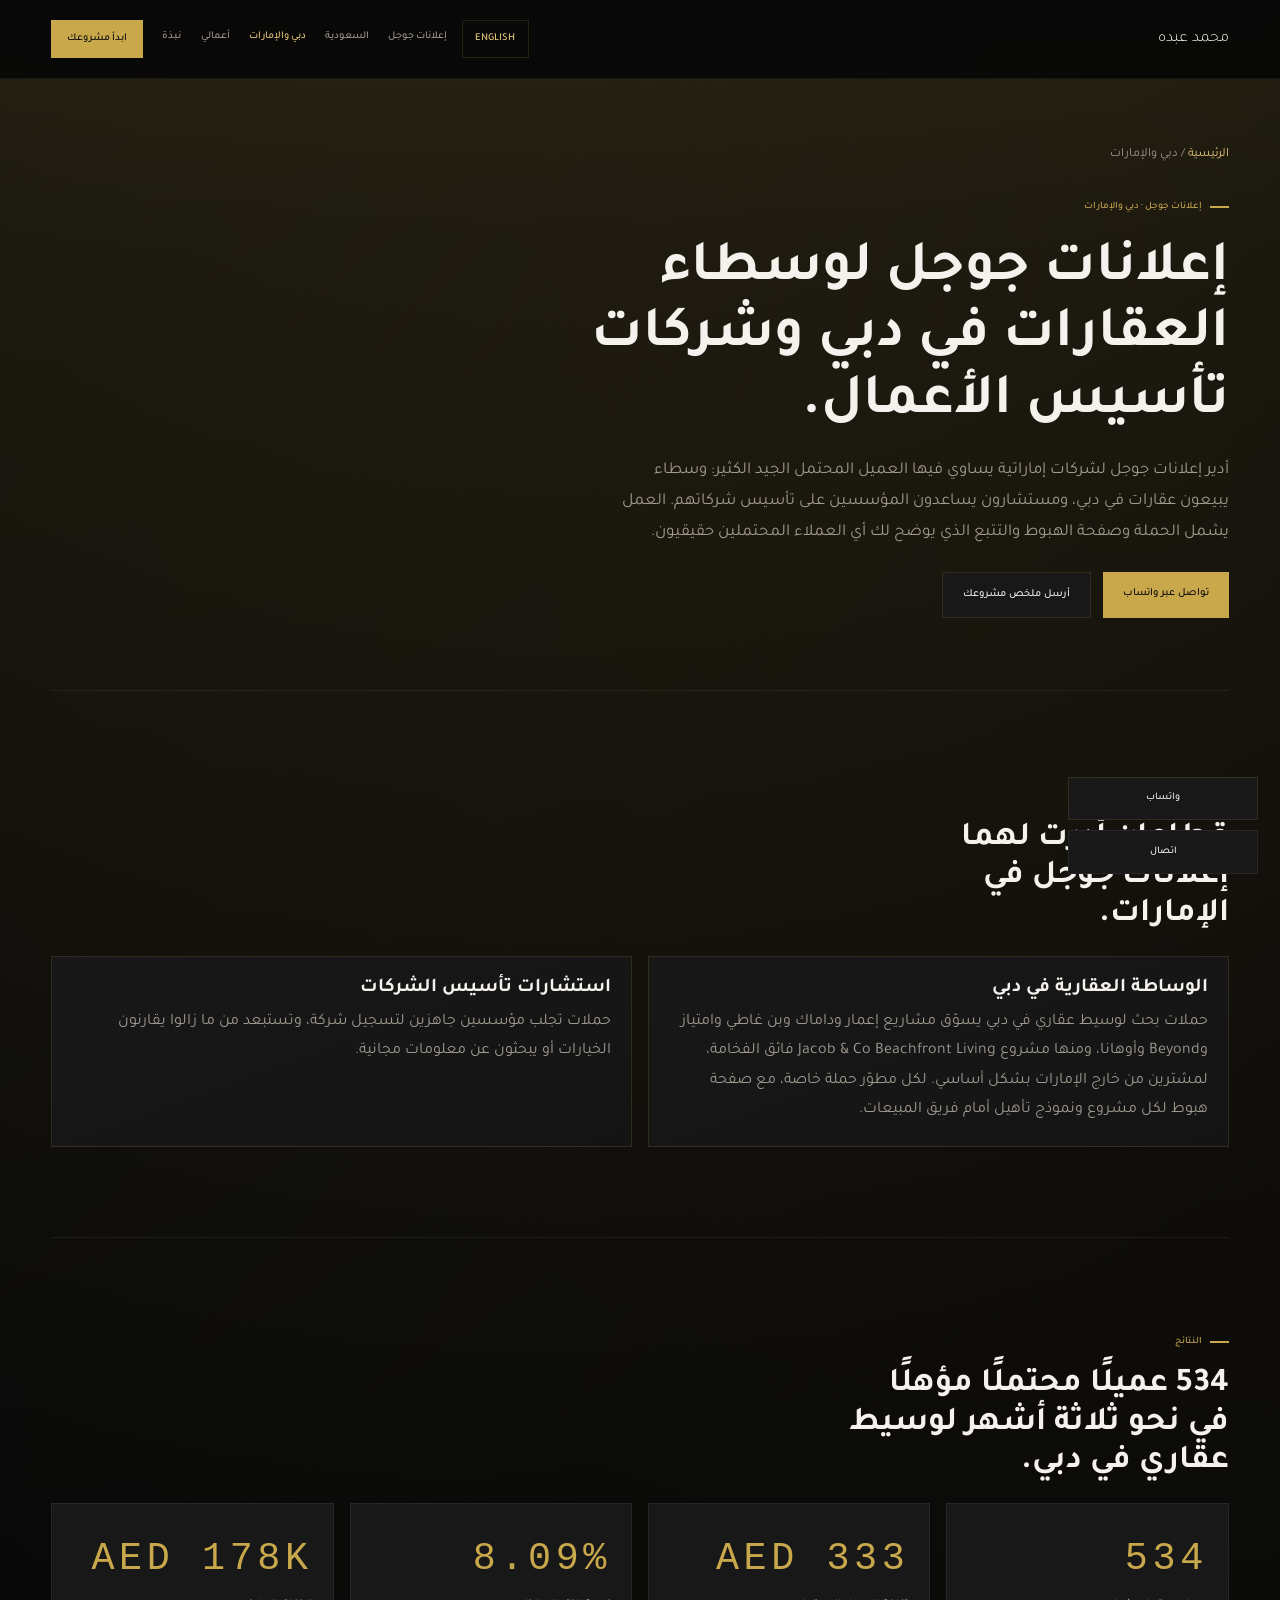
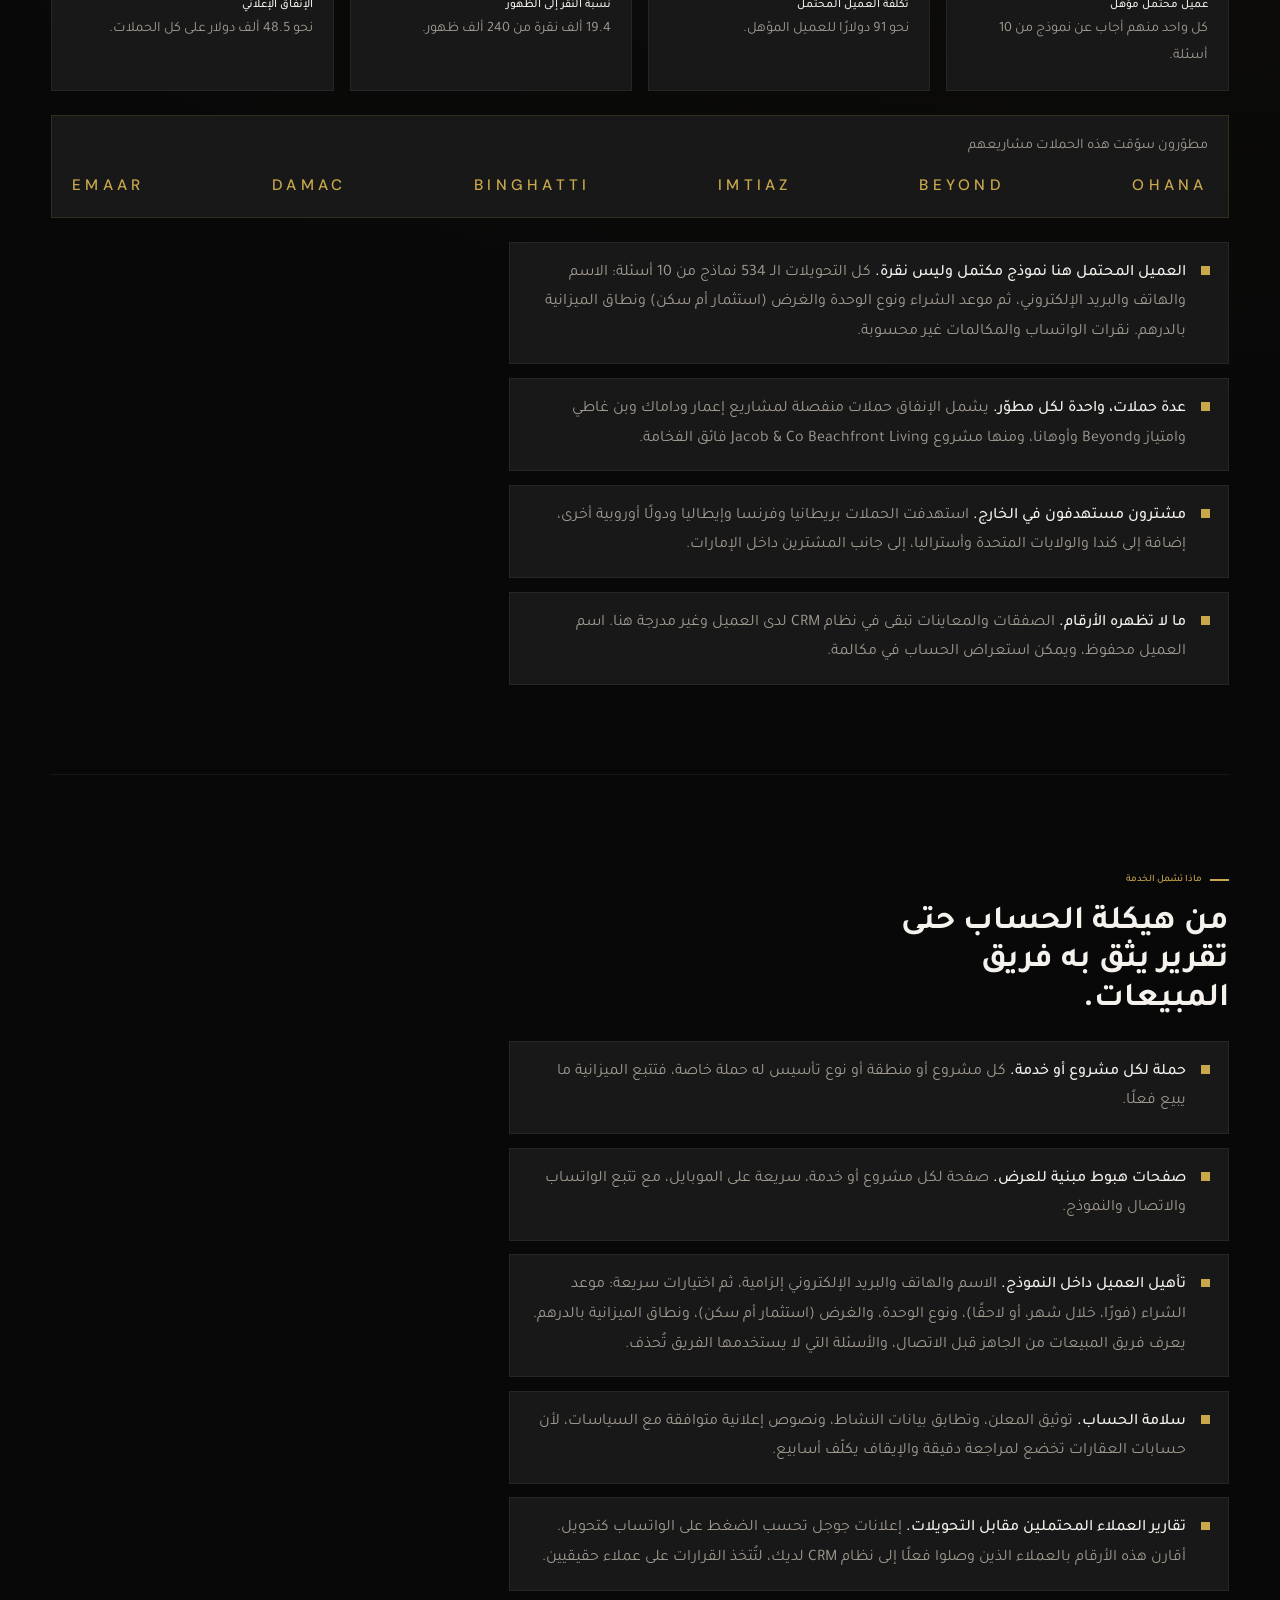
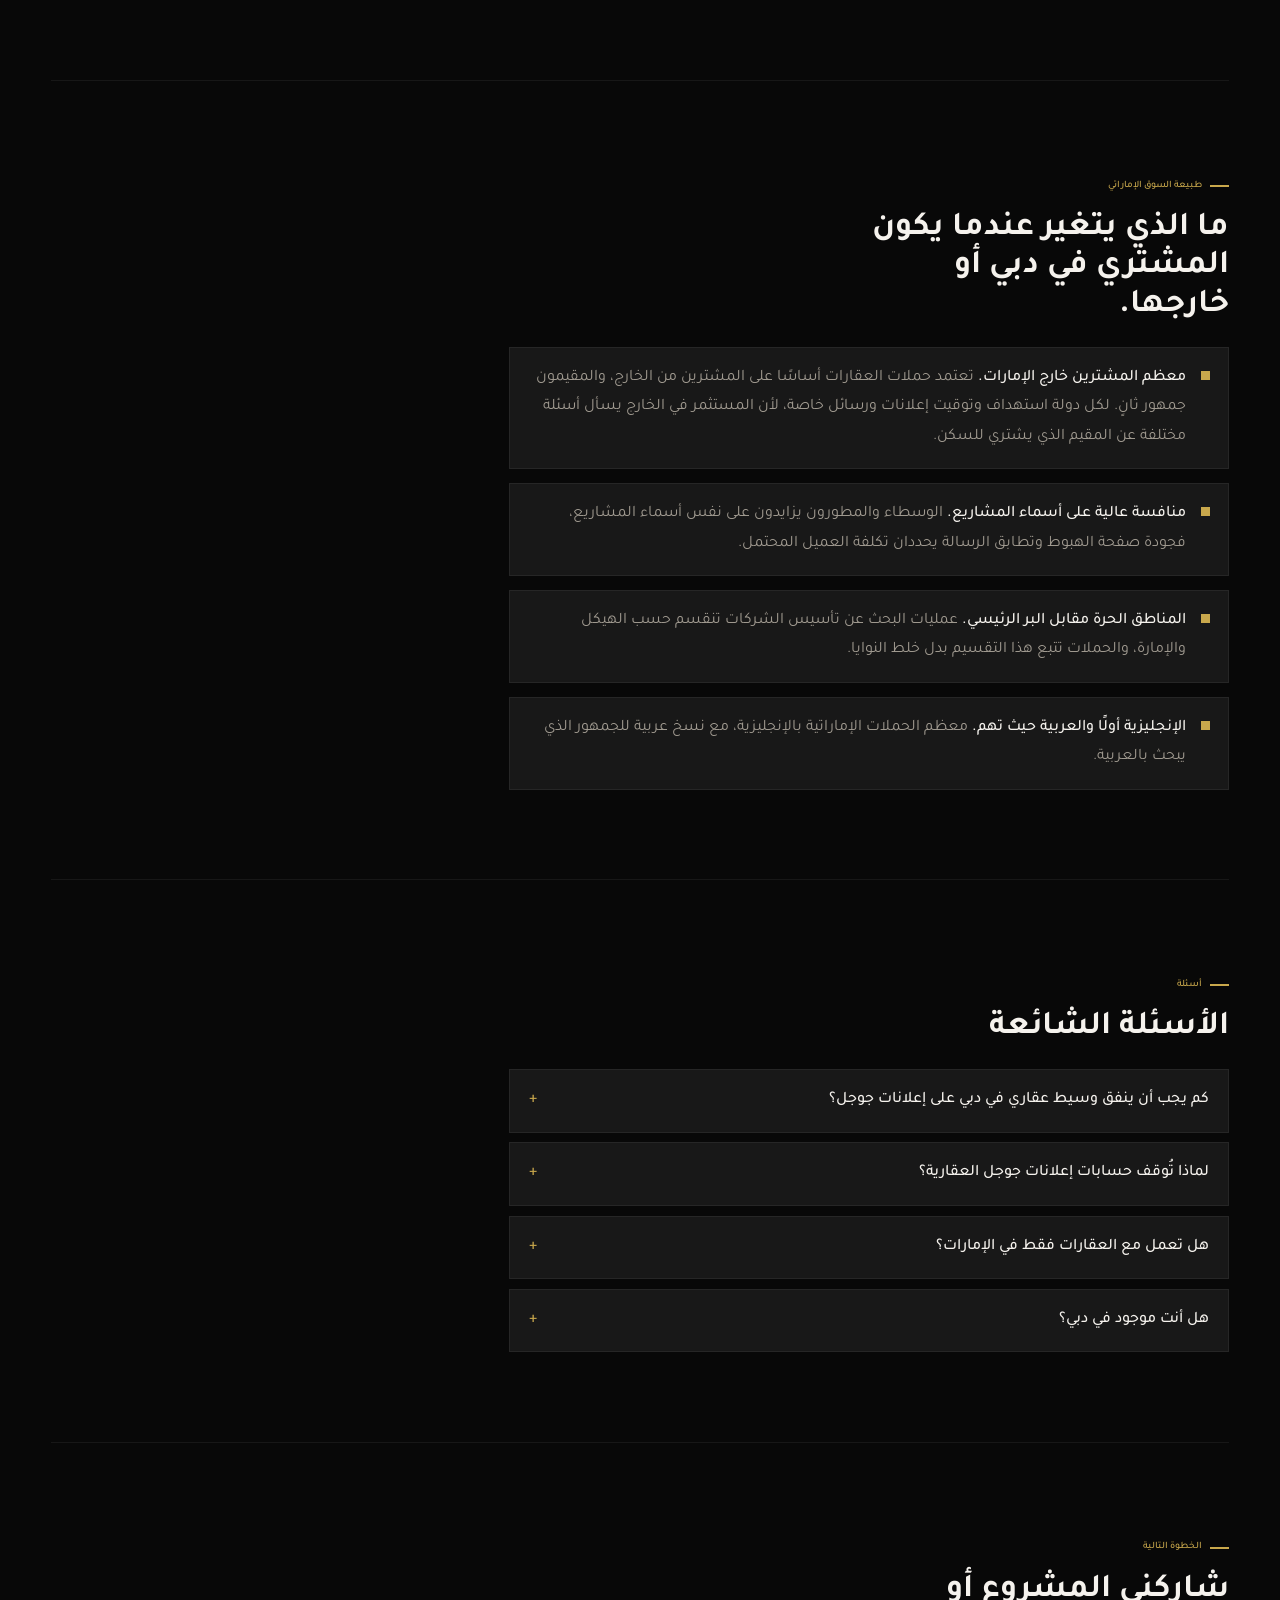
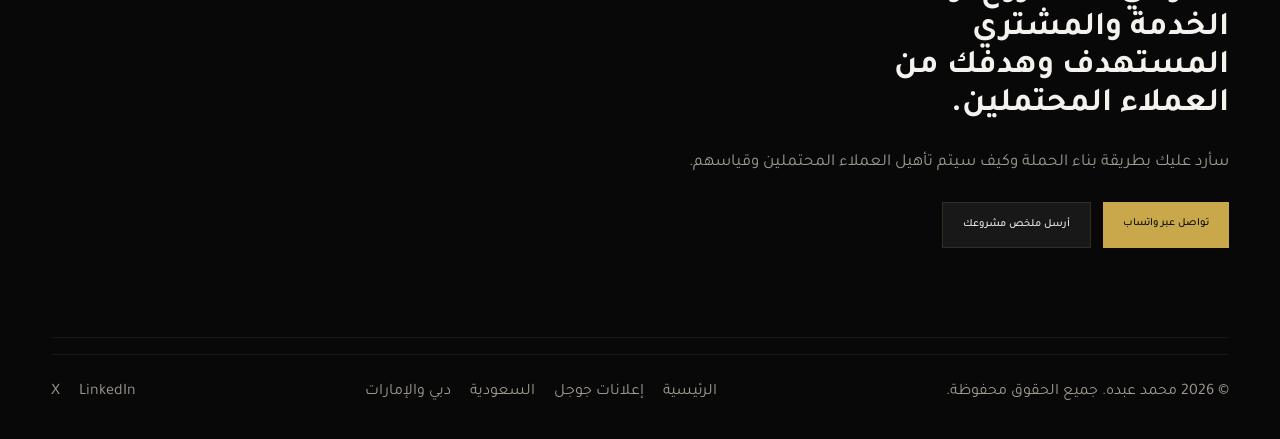
<file: ar/google-ads-dubai-uae/index.html>
<!DOCTYPE html>
<html lang="ar" dir="rtl">
  <head>
    <meta charset="UTF-8" />
    <!-- Google Tag Manager -->
    <script>(function(w,d,s,l,i){w[l]=w[l]||[];w[l].push({'gtm.start':
    new Date().getTime(),event:'gtm.js'});var f=d.getElementsByTagName(s)[0],
    j=d.createElement(s),dl=l!='dataLayer'?'&l='+l:'';j.async=true;j.src=
    'https://www.googletagmanager.com/gtm.js?id='+i+dl;f.parentNode.insertBefore(j,f);
    })(window,document,'script','dataLayer','GTM-PZN8QJ2T');</script>
    <!-- End Google Tag Manager -->
    <meta name="viewport" content="width=device-width, initial-scale=1.0" />
    <title>إدارة إعلانات جوجل في دبي والإمارات | محمد عبده</title>
    <meta name="description" content="إعلانات جوجل وصفحات هبوط لوسطاء العقارات في دبي ومستشاري تأسيس الشركات في الإمارات، مع تتبع يفرق بين المشتري الحقيقي والنقرة." />
    <meta name="author" content="Mohammad Abdo" />
    <meta name="robots" content="index,follow,max-image-preview:large" />
    <link rel="canonical" href="https://mohabdo.com/ar/google-ads-dubai-uae/" />
    <link rel="alternate" hreflang="en" href="https://mohabdo.com/google-ads-dubai-uae/" />
    <link rel="alternate" hreflang="ar" href="https://mohabdo.com/ar/google-ads-dubai-uae/" />
    <link rel="alternate" hreflang="x-default" href="https://mohabdo.com/google-ads-dubai-uae/" />

    <link rel="icon" href="/assets/favicon.svg" type="image/svg+xml" />
    <link rel="icon" href="/assets/favicon-32.png" sizes="32x32" type="image/png" />
    <link rel="apple-touch-icon" href="/assets/apple-touch-icon.png" />

    <meta property="og:type" content="website" />
    <meta property="og:locale" content="ar_AR" />
    <meta property="og:title" content="إدارة إعلانات جوجل في دبي والإمارات | محمد عبده" />
    <meta property="og:description" content="إعلانات جوجل وصفحات هبوط لوسطاء العقارات في دبي ومستشاري تأسيس الشركات في الإمارات، مع تتبع يفرق بين المشتري الحقيقي والنقرة." />
    <meta property="og:url" content="https://mohabdo.com/ar/google-ads-dubai-uae/" />
    <meta property="og:site_name" content="Mohammad Abdo" />
    <meta property="og:image" content="https://mohabdo.com/assets/og-image.jpg" />
    <meta name="twitter:card" content="summary_large_image" />

    <link rel="preconnect" href="https://fonts.googleapis.com" />
    <link rel="preconnect" href="https://fonts.gstatic.com" crossorigin />
    <link href="https://fonts.googleapis.com/css2?family=DM+Sans:wght@300;400;500;700&family=Tajawal:wght@400;500;700;800&display=swap" rel="stylesheet" />
    <link rel="stylesheet" href="/css/style.css?v=6" />
    <script type="application/ld+json">
{
  "@context": "https://schema.org",
  "@graph": [
    {
      "@type": "WebPage",
      "@id": "https://mohabdo.com/ar/google-ads-dubai-uae/#webpage",
      "url": "https://mohabdo.com/ar/google-ads-dubai-uae/",
      "name": "إدارة إعلانات جوجل في دبي والإمارات | محمد عبده",
      "description": "إعلانات جوجل وصفحات هبوط لوسطاء العقارات في دبي ومستشاري تأسيس الشركات في الإمارات، مع تتبع يفرق بين المشتري الحقيقي والنقرة.",
      "inLanguage": "ar",
      "isPartOf": {
        "@id": "https://mohabdo.com/#website"
      },
      "breadcrumb": {
        "@id": "https://mohabdo.com/ar/google-ads-dubai-uae/#breadcrumb"
      },
      "about": {
        "@id": "https://mohabdo.com/ar/google-ads-dubai-uae/#service"
      }
    },
    {
      "@type": "BreadcrumbList",
      "@id": "https://mohabdo.com/ar/google-ads-dubai-uae/#breadcrumb",
      "itemListElement": [
        {
          "@type": "ListItem",
          "position": 1,
          "name": "الرئيسية",
          "item": "https://mohabdo.com/ar/"
        },
        {
          "@type": "ListItem",
          "position": 2,
          "name": "دبي والإمارات",
          "item": "https://mohabdo.com/ar/google-ads-dubai-uae/"
        }
      ]
    },
    {
      "@type": "Service",
      "@id": "https://mohabdo.com/ar/google-ads-dubai-uae/#service",
      "name": "إدارة إعلانات جوجل في دبي والإمارات",
      "serviceType": "Google Ads Management",
      "description": "إعلانات جوجل وصفحات هبوط لوسطاء العقارات في دبي ومستشاري تأسيس الشركات في الإمارات، مع تتبع يفرق بين المشتري الحقيقي والنقرة.",
      "url": "https://mohabdo.com/ar/google-ads-dubai-uae/",
      "inLanguage": "ar",
      "provider": {
        "@id": "https://mohabdo.com/#person"
      },
      "areaServed": [
        {
          "@type": "Country",
          "name": "United Arab Emirates"
        }
      ]
    },
    {
      "@type": "FAQPage",
      "@id": "https://mohabdo.com/ar/google-ads-dubai-uae/#faq",
      "inLanguage": "ar",
      "mainEntity": [
        {
          "@type": "Question",
          "name": "كم يجب أن ينفق وسيط عقاري في دبي على إعلانات جوجل؟",
          "acceptedAnswer": {
            "@type": "Answer",
            "text": "كمرجع: حملات أدرتها لوسيط عقاري في دبي على مدى نحو ثلاثة أشهر أنفقت 178 ألف درهم وجلبت 534 عميلًا محتملًا عبر نموذج تأهيل من 10 أسئلة، بتكلفة نحو 9 دراهم للنقرة و333 درهمًا للعميل المحتمل. أرقامك تعتمد على المشاريع والمشترين المستهدفين: المشروع الذي يشهد منافسة عالية على اسمه تكون نقرته أغلى من منطقة متخصصة. أنصح بالبدء بمشروع أو مشروعين، وقياس تكلفة العميل المؤهل من نظام CRM، ثم نقل الميزانية إلى ما يجلب معاينات وصفقات."
          }
        },
        {
          "@type": "Question",
          "name": "لماذا تُوقف حسابات إعلانات جوجل العقارية؟",
          "acceptedAnswer": {
            "@type": "Answer",
            "text": "من الأسباب الشائعة: بيانات معلن غير موثقة، وبيانات نشاط غير متطابقة بين الحساب والموقع والإعلانات، ونصوص أو صفحات تخالف سياسات جوجل. أُعدّ الحسابات وأراجعها لتقليل هذا الخطر من البداية."
          }
        },
        {
          "@type": "Question",
          "name": "هل تعمل مع العقارات فقط في الإمارات؟",
          "acceptedAnswer": {
            "@type": "Answer",
            "text": "العقارات وتأسيس الشركات هما مجالا خبرتي في الإمارات. كما أدير إعلانات جوجل لشركات الخدمات والـ B2B في السعودية ومصر."
          }
        },
        {
          "@type": "Question",
          "name": "هل أنت موجود في دبي؟",
          "acceptedAnswer": {
            "@type": "Answer",
            "text": "لا. أعمل عن بُعد من القاهرة، والفرق مع دبي ساعتان، وألتقي العملاء عبر Google Meet أو الواتساب."
          }
        }
      ]
    },
    {
      "@type": "Person",
      "@id": "https://mohabdo.com/#person",
      "name": "Mohammad Abdo",
      "alternateName": "محمد عبده",
      "url": "https://mohabdo.com/",
      "sameAs": [
        "https://www.linkedin.com/in/mohammad-abdo-90b87ba0/",
        "https://www.upwork.com/freelancers/~0118c8a663585eff20",
        "https://x.com/muha_abdo"
      ]
    }
  ]
}
    </script>
  </head>
  <body class="subpage">
    <!-- Google Tag Manager (noscript) -->
    <noscript><iframe src="https://www.googletagmanager.com/ns.html?id=GTM-PZN8QJ2T"
    height="0" width="0" style="display:none;visibility:hidden"></iframe></noscript>
    <!-- End Google Tag Manager (noscript) -->
    <a class="skip-link" href="#main">تخطي إلى المحتوى الرئيسي</a>

    <header class="site-header" id="top">
      <nav class="nav" aria-label="Main navigation">
        <a class="logo" href="/ar/"><span class="logo-text">محمد عبده</span></a>
        <div class="nav-right">
          <a class="lang-toggle" href="/google-ads-dubai-uae/" hreflang="en" lang="en">English</a>
          <button class="menu-toggle" id="menuToggle" aria-expanded="false" aria-controls="navLinks" aria-label="فتح قائمة التنقل">
            <span></span>
            <span></span>
            <span></span>
          </button>
          <div class="nav-links" id="navLinks">
            <a href="/ar/google-ads-management/">إعلانات جوجل</a>
            <a href="/ar/google-ads-saudi-arabia/">السعودية</a>
            <a href="/ar/google-ads-dubai-uae/" aria-current="page">دبي والإمارات</a>
            <a href="/ar/#portfolio">أعمالي</a>
            <a href="/ar/#about">نبذة</a>
            <a class="nav-cta" href="/ar/#contact">ابدأ مشروعك</a>
          </div>
        </div>
      </nav>
    </header>

    <main id="main">
      <section class="section page-hero">
        <nav class="breadcrumb" aria-label="مسار التنقل">
          <a href="/ar/">الرئيسية</a> <span aria-hidden="true">/</span> <span aria-current="page">دبي والإمارات</span>
        </nav>
        <p class="eyebrow">إعلانات جوجل · دبي والإمارات</p>
        <h1>إعلانات جوجل لوسطاء العقارات في دبي وشركات تأسيس الأعمال.</h1>
        <p class="page-lead">أدير إعلانات جوجل لشركات إماراتية يساوي فيها العميل المحتمل الجيد الكثير: وسطاء يبيعون عقارات في دبي، ومستشارون يساعدون المؤسسين على تأسيس شركاتهم. العمل يشمل الحملة وصفحة الهبوط والتتبع الذي يوضح لك أي العملاء المحتملين حقيقيون.</p>
        <div class="hero-actions">
          <a class="btn btn-primary" href="https://wa.me/201069090021?text=%D9%85%D8%B1%D8%AD%D8%A8%D9%8B%D8%A7%20%D9%85%D8%AD%D9%85%D8%AF%D8%8C%20%D8%A3%D8%B1%D9%8A%D8%AF%20%D9%85%D9%86%D8%A7%D9%82%D8%B4%D8%A9%20%D9%85%D8%B4%D8%B1%D9%88%D8%B9%20%D8%AC%D8%AF%D9%8A%D8%AF." target="_blank" rel="noopener noreferrer">تواصل عبر واتساب</a>
          <a class="btn btn-ghost" href="/ar/#contact">أرسل ملخص مشروعك</a>
        </div>
      </section>

      <section class="section reveal">
        <div class="section-head">
          <p class="eyebrow">خبرة في السوق الإماراتي</p>
          <h2>قطاعان أدرت لهما إعلانات جوجل في الإمارات.</h2>
        </div>
        <div class="grid cards-2">
          <article class="card spotlight">
            <h3>الوساطة العقارية في دبي</h3>
            <p>حملات بحث لوسيط عقاري في دبي يسوّق مشاريع إعمار وداماك وبن غاطي وامتياز وBeyond وأوهانا، ومنها مشروع Jacob &amp; Co Beachfront Living فائق الفخامة، لمشترين من خارج الإمارات بشكل أساسي. لكل مطوّر حملة خاصة، مع صفحة هبوط لكل مشروع ونموذج تأهيل أمام فريق المبيعات.</p>
          </article>
          <article class="card spotlight">
            <h3>استشارات تأسيس الشركات</h3>
            <p>حملات تجلب مؤسسين جاهزين لتسجيل شركة، وتستبعد من ما زالوا يقارنون الخيارات أو يبحثون عن معلومات مجانية.</p>
          </article>
        </div>
      </section>

      <section class="section reveal" id="results">
        <div class="section-head">
          <p class="eyebrow">النتائج</p>
          <h2>534 عميلًا محتملًا مؤهلًا في نحو ثلاثة أشهر لوسيط عقاري في دبي.</h2>
        </div>
        <div class="grid cards-4">
          <article class="metric-card">
            <p class="metric">534</p>
            <p class="metric-label">عميل محتمل مؤهل</p>
            <p class="metric-note">كل واحد منهم أجاب عن نموذج من 10 أسئلة.</p>
          </article>
          <article class="metric-card">
            <p class="metric"><span dir="ltr">AED 333</span></p>
            <p class="metric-label">تكلفة العميل المحتمل</p>
            <p class="metric-note">نحو 91 دولارًا للعميل المؤهل.</p>
          </article>
          <article class="metric-card">
            <p class="metric"><span dir="ltr">8.09%</span></p>
            <p class="metric-label">نسبة النقر إلى الظهور</p>
            <p class="metric-note">19.4 ألف نقرة من 240 ألف ظهور.</p>
          </article>
          <article class="metric-card">
            <p class="metric"><span dir="ltr">AED 178K</span></p>
            <p class="metric-label">الإنفاق الإعلاني</p>
            <p class="metric-note">نحو 48.5 ألف دولار على كل الحملات.</p>
          </article>
        </div>
        <div class="dev-strip">
          <p class="dev-strip-caption">مطوّرون سوّقت هذه الحملات مشاريعهم</p>
          <div class="dev-strip-track">
            <ul class="dev-strip-list" aria-label="المطوّرون"><li>Emaar</li><li>Damac</li><li>Binghatti</li><li>Imtiaz</li><li>Beyond</li><li>Ohana</li></ul>
            <ul class="dev-strip-list" aria-hidden="true"><li>Emaar</li><li>Damac</li><li>Binghatti</li><li>Imtiaz</li><li>Beyond</li><li>Ohana</li></ul>
          </div>
        </div>
        <ul class="checklist" style="margin-top:1.5rem">
          <li><strong>العميل المحتمل هنا نموذج مكتمل وليس نقرة.</strong> كل التحويلات الـ 534 نماذج من 10 أسئلة: الاسم والهاتف والبريد الإلكتروني، ثم موعد الشراء ونوع الوحدة والغرض (استثمار أم سكن) ونطاق الميزانية بالدرهم. نقرات الواتساب والمكالمات غير محسوبة.</li>
          <li><strong>عدة حملات، واحدة لكل مطوّر.</strong> يشمل الإنفاق حملات منفصلة لمشاريع إعمار وداماك وبن غاطي وامتياز وBeyond وأوهانا، ومنها مشروع Jacob &amp; Co Beachfront Living فائق الفخامة.</li>
          <li><strong>مشترون مستهدفون في الخارج.</strong> استهدفت الحملات بريطانيا وفرنسا وإيطاليا ودولًا أوروبية أخرى، إضافة إلى كندا والولايات المتحدة وأستراليا، إلى جانب المشترين داخل الإمارات.</li>
          <li><strong>ما لا تظهره الأرقام.</strong> الصفقات والمعاينات تبقى في نظام CRM لدى العميل وغير مدرجة هنا. اسم العميل محفوظ، ويمكن استعراض الحساب في مكالمة.</li>
        </ul>
      </section>

      <section class="section reveal">
        <div class="section-head">
          <p class="eyebrow">ماذا تشمل الخدمة</p>
          <h2>من هيكلة الحساب حتى تقرير يثق به فريق المبيعات.</h2>
        </div>
        <ul class="checklist">
          <li><strong>حملة لكل مشروع أو خدمة.</strong> كل مشروع أو منطقة أو نوع تأسيس له حملة خاصة، فتتبع الميزانية ما يبيع فعلًا.</li>
          <li><strong>صفحات هبوط مبنية للعرض.</strong> صفحة لكل مشروع أو خدمة، سريعة على الموبايل، مع تتبع الواتساب والاتصال والنموذج.</li>
          <li><strong>تأهيل العميل داخل النموذج.</strong> الاسم والهاتف والبريد الإلكتروني إلزامية، ثم اختيارات سريعة: موعد الشراء (فورًا، خلال شهر، أو لاحقًا)، ونوع الوحدة، والغرض (استثمار أم سكن)، ونطاق الميزانية بالدرهم. يعرف فريق المبيعات من الجاهز قبل الاتصال، والأسئلة التي لا يستخدمها الفريق تُحذف.</li>
          <li><strong>سلامة الحساب.</strong> توثيق المعلن، وتطابق بيانات النشاط، ونصوص إعلانية متوافقة مع السياسات، لأن حسابات العقارات تخضع لمراجعة دقيقة والإيقاف يكلّف أسابيع.</li>
          <li><strong>تقارير العملاء المحتملين مقابل التحويلات.</strong> إعلانات جوجل تحسب الضغط على الواتساب كتحويل. أقارن هذه الأرقام بالعملاء الذين وصلوا فعلًا إلى نظام CRM لديك، لتُتخذ القرارات على عملاء حقيقيين.</li>
        </ul>
      </section>

      <section class="section reveal">
        <div class="section-head">
          <p class="eyebrow">طبيعة السوق الإماراتي</p>
          <h2>ما الذي يتغير عندما يكون المشتري في دبي أو خارجها.</h2>
        </div>
        <ul class="checklist">
          <li><strong>معظم المشترين خارج الإمارات.</strong> تعتمد حملات العقارات أساسًا على المشترين من الخارج، والمقيمون جمهور ثانٍ. لكل دولة استهداف وتوقيت إعلانات ورسائل خاصة، لأن المستثمر في الخارج يسأل أسئلة مختلفة عن المقيم الذي يشتري للسكن.</li>
          <li><strong>منافسة عالية على أسماء المشاريع.</strong> الوسطاء والمطورون يزايدون على نفس أسماء المشاريع، فجودة صفحة الهبوط وتطابق الرسالة يحددان تكلفة العميل المحتمل.</li>
          <li><strong>المناطق الحرة مقابل البر الرئيسي.</strong> عمليات البحث عن تأسيس الشركات تنقسم حسب الهيكل والإمارة، والحملات تتبع هذا التقسيم بدل خلط النوايا.</li>
          <li><strong>الإنجليزية أولًا والعربية حيث تهم.</strong> معظم الحملات الإماراتية بالإنجليزية، مع نسخ عربية للجمهور الذي يبحث بالعربية.</li>
        </ul>
      </section>

      <section class="section reveal" id="faq">
        <div class="section-head">
          <p class="eyebrow">أسئلة</p>
          <h2>الأسئلة الشائعة</h2>
        </div>
        <div class="faq-list">
          <details class="faq-item">
            <summary>كم يجب أن ينفق وسيط عقاري في دبي على إعلانات جوجل؟</summary>
            <p>كمرجع: حملات أدرتها لوسيط عقاري في دبي على مدى نحو ثلاثة أشهر أنفقت 178 ألف درهم وجلبت 534 عميلًا محتملًا عبر نموذج تأهيل من 10 أسئلة، بتكلفة نحو 9 دراهم للنقرة و333 درهمًا للعميل المحتمل. أرقامك تعتمد على المشاريع والمشترين المستهدفين: المشروع الذي يشهد منافسة عالية على اسمه تكون نقرته أغلى من منطقة متخصصة. أنصح بالبدء بمشروع أو مشروعين، وقياس تكلفة العميل المؤهل من نظام CRM، ثم نقل الميزانية إلى ما يجلب معاينات وصفقات.</p>
          </details>
          <details class="faq-item">
            <summary>لماذا تُوقف حسابات إعلانات جوجل العقارية؟</summary>
            <p>من الأسباب الشائعة: بيانات معلن غير موثقة، وبيانات نشاط غير متطابقة بين الحساب والموقع والإعلانات، ونصوص أو صفحات تخالف سياسات جوجل. أُعدّ الحسابات وأراجعها لتقليل هذا الخطر من البداية.</p>
          </details>
          <details class="faq-item">
            <summary>هل تعمل مع العقارات فقط في الإمارات؟</summary>
            <p>العقارات وتأسيس الشركات هما مجالا خبرتي في الإمارات. كما أدير إعلانات جوجل لشركات الخدمات والـ B2B في السعودية ومصر.</p>
          </details>
          <details class="faq-item">
            <summary>هل أنت موجود في دبي؟</summary>
            <p>لا. أعمل عن بُعد من القاهرة، والفرق مع دبي ساعتان، وألتقي العملاء عبر Google Meet أو الواتساب.</p>
          </details>
        </div>
      </section>

      <section class="section reveal page-cta">
        <div class="section-head">
          <p class="eyebrow">الخطوة التالية</p>
          <h2>شاركني المشروع أو الخدمة والمشتري المستهدف وهدفك من العملاء المحتملين.</h2>
        </div>
        <p class="page-lead">سأرد عليك بطريقة بناء الحملة وكيف سيتم تأهيل العملاء المحتملين وقياسهم.</p>
        <div class="hero-actions">
          <a class="btn btn-primary" href="https://wa.me/201069090021?text=%D9%85%D8%B1%D8%AD%D8%A8%D9%8B%D8%A7%20%D9%85%D8%AD%D9%85%D8%AF%D8%8C%20%D8%A3%D8%B1%D9%8A%D8%AF%20%D9%85%D9%86%D8%A7%D9%82%D8%B4%D8%A9%20%D9%85%D8%B4%D8%B1%D9%88%D8%B9%20%D8%AC%D8%AF%D9%8A%D8%AF." target="_blank" rel="noopener noreferrer">تواصل عبر واتساب</a>
          <a class="btn btn-ghost" href="/ar/#contact">أرسل ملخص مشروعك</a>
        </div>
      </section>
    </main>

    <footer class="site-footer">
      <p>© <span id="year"></span> محمد عبده. جميع الحقوق محفوظة.</p>
      <nav class="footer-links" aria-label="الصفحات">
        <a href="/ar/">الرئيسية</a>
        <a href="/ar/google-ads-management/">إعلانات جوجل</a>
        <a href="/ar/google-ads-saudi-arabia/">السعودية</a>
        <a href="/ar/google-ads-dubai-uae/">دبي والإمارات</a>
      </nav>
      <nav class="footer-links footer-social" style="flex:none" aria-label="حساباتي">
        <a href="https://www.linkedin.com/in/mohammad-abdo-90b87ba0/" target="_blank" rel="me noopener noreferrer">LinkedIn</a>
        <a href="https://x.com/muha_abdo" target="_blank" rel="me noopener noreferrer">X</a>
      </nav>
    </footer>

    <div class="floating-contact desktop-only">
      <a class="floating-btn whatsapp" href="https://wa.me/201069090021?text=%D9%85%D8%B1%D8%AD%D8%A8%D9%8B%D8%A7%20%D9%85%D8%AD%D9%85%D8%AF%D8%8C%20%D8%A3%D8%B1%D9%8A%D8%AF%20%D9%85%D9%86%D8%A7%D9%82%D8%B4%D8%A9%20%D9%85%D8%B4%D8%B1%D9%88%D8%B9%20%D8%AC%D8%AF%D9%8A%D8%AF." target="_blank" rel="noopener noreferrer"><span>واتساب</span></a>
      <a class="floating-btn call" href="tel:+201069090021"><span>اتصال</span></a>
    </div>

    <div class="mobile-sticky-bar">
      <a class="mobile-action whatsapp" href="https://wa.me/201069090021?text=%D9%85%D8%B1%D8%AD%D8%A8%D9%8B%D8%A7%20%D9%85%D8%AD%D9%85%D8%AF%D8%8C%20%D8%A3%D8%B1%D9%8A%D8%AF%20%D9%85%D9%86%D8%A7%D9%82%D8%B4%D8%A9%20%D9%85%D8%B4%D8%B1%D9%88%D8%B9%20%D8%AC%D8%AF%D9%8A%D8%AF." target="_blank" rel="noopener noreferrer"><span>واتساب</span></a>
      <a class="mobile-action call" href="tel:+201069090021"><span>اتصال</span></a>
    </div>

    <script src="/js/script.js?v=5" defer></script>
  </body>
</html>
</file>
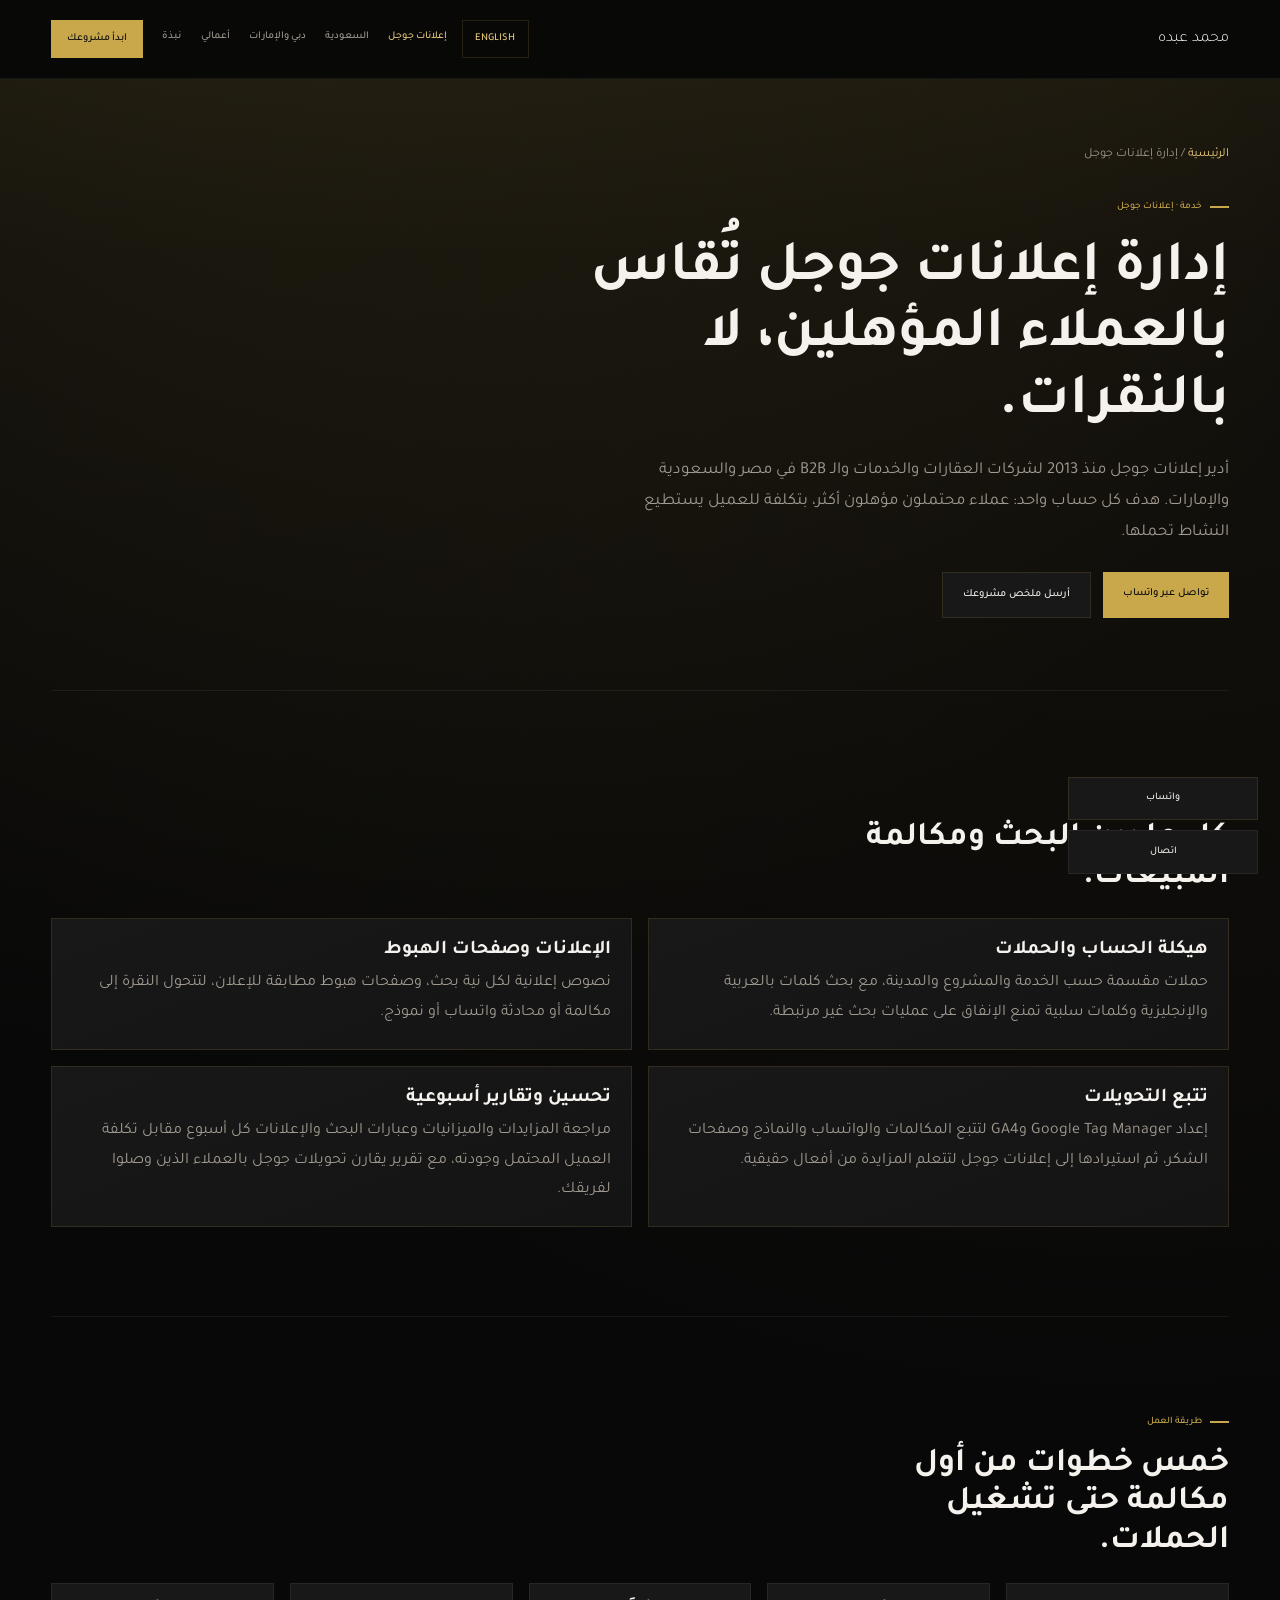
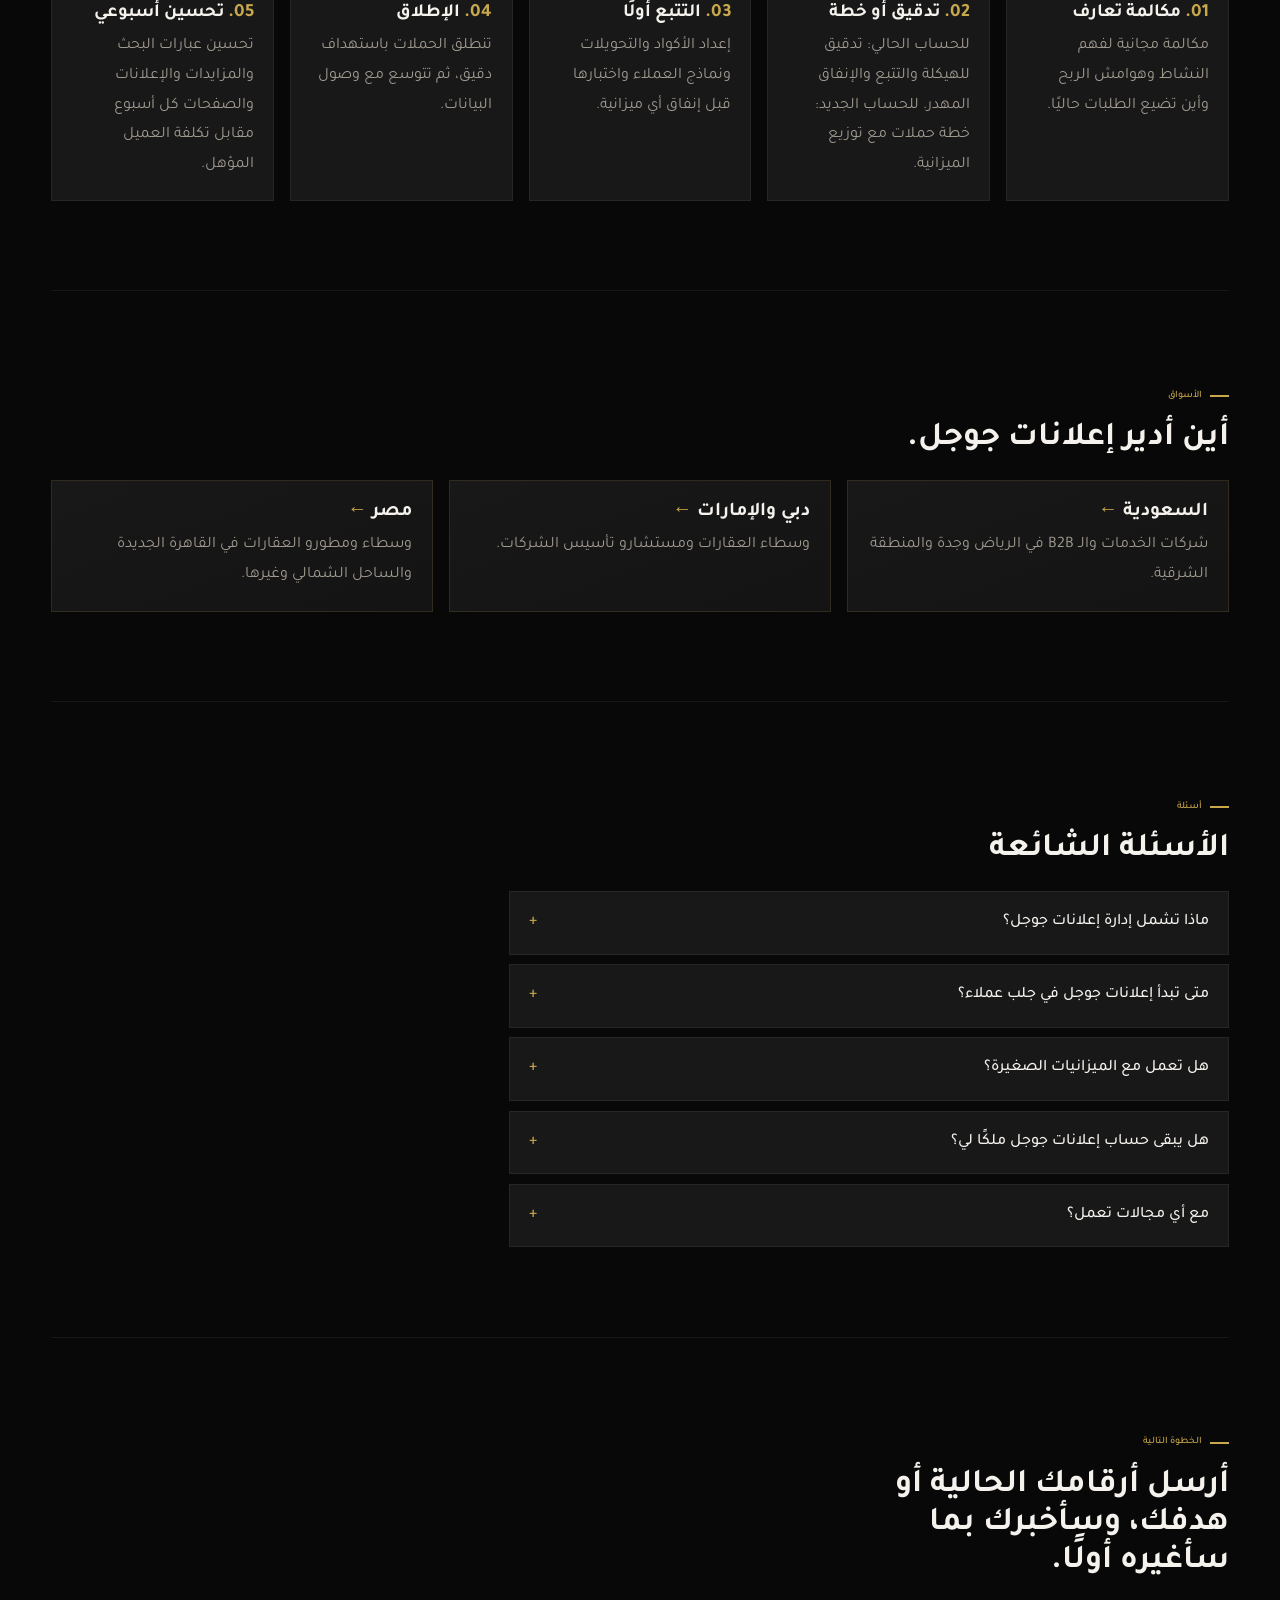
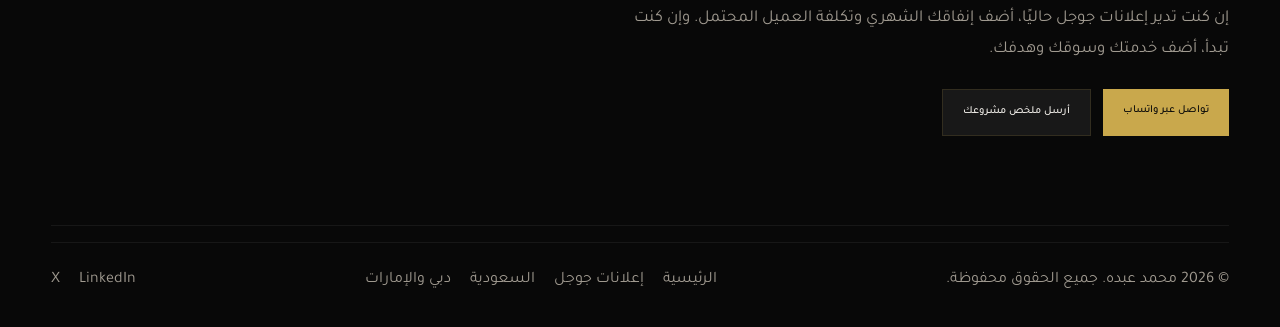
<file: ar/google-ads-management/index.html>
<!DOCTYPE html>
<html lang="ar" dir="rtl">
  <head>
    <meta charset="UTF-8" />
    <!-- Google Tag Manager -->
    <script>(function(w,d,s,l,i){w[l]=w[l]||[];w[l].push({'gtm.start':
    new Date().getTime(),event:'gtm.js'});var f=d.getElementsByTagName(s)[0],
    j=d.createElement(s),dl=l!='dataLayer'?'&l='+l:'';j.async=true;j.src=
    'https://www.googletagmanager.com/gtm.js?id='+i+dl;f.parentNode.insertBefore(j,f);
    })(window,document,'script','dataLayer','GTM-PZN8QJ2T');</script>
    <!-- End Google Tag Manager -->
    <meta name="viewport" content="width=device-width, initial-scale=1.0" />
    <title>إدارة إعلانات جوجل لجلب العملاء المحتملين | محمد عبده</title>
    <meta name="description" content="إدارة إعلانات جوجل تركز على العملاء المؤهلين: هيكلة الحملات وصفحات الهبوط وتتبع GTM وGA4 وتقارير مقارنة بعملاء CRM الفعليين. مصر والسعودية والإمارات." />
    <meta name="author" content="Mohammad Abdo" />
    <meta name="robots" content="index,follow,max-image-preview:large" />
    <link rel="canonical" href="https://mohabdo.com/ar/google-ads-management/" />
    <link rel="alternate" hreflang="en" href="https://mohabdo.com/google-ads-management/" />
    <link rel="alternate" hreflang="ar" href="https://mohabdo.com/ar/google-ads-management/" />
    <link rel="alternate" hreflang="x-default" href="https://mohabdo.com/google-ads-management/" />

    <link rel="icon" href="/assets/favicon.svg" type="image/svg+xml" />
    <link rel="icon" href="/assets/favicon-32.png" sizes="32x32" type="image/png" />
    <link rel="apple-touch-icon" href="/assets/apple-touch-icon.png" />

    <meta property="og:type" content="website" />
    <meta property="og:locale" content="ar_AR" />
    <meta property="og:title" content="إدارة إعلانات جوجل لجلب العملاء المحتملين | محمد عبده" />
    <meta property="og:description" content="إدارة إعلانات جوجل تركز على العملاء المؤهلين: هيكلة الحملات وصفحات الهبوط وتتبع GTM وGA4 وتقارير مقارنة بعملاء CRM الفعليين. مصر والسعودية والإمارات." />
    <meta property="og:url" content="https://mohabdo.com/ar/google-ads-management/" />
    <meta property="og:site_name" content="Mohammad Abdo" />
    <meta property="og:image" content="https://mohabdo.com/assets/og-image.jpg" />
    <meta name="twitter:card" content="summary_large_image" />

    <link rel="preconnect" href="https://fonts.googleapis.com" />
    <link rel="preconnect" href="https://fonts.gstatic.com" crossorigin />
    <link href="https://fonts.googleapis.com/css2?family=DM+Sans:wght@300;400;500;700&family=Tajawal:wght@400;500;700;800&display=swap" rel="stylesheet" />
    <link rel="stylesheet" href="/css/style.css?v=5" />
    <script type="application/ld+json">
{
  "@context": "https://schema.org",
  "@graph": [
    {
      "@type": "WebPage",
      "@id": "https://mohabdo.com/ar/google-ads-management/#webpage",
      "url": "https://mohabdo.com/ar/google-ads-management/",
      "name": "إدارة إعلانات جوجل لجلب العملاء المحتملين | محمد عبده",
      "description": "إدارة إعلانات جوجل تركز على العملاء المؤهلين: هيكلة الحملات وصفحات الهبوط وتتبع GTM وGA4 وتقارير مقارنة بعملاء CRM الفعليين. مصر والسعودية والإمارات.",
      "inLanguage": "ar",
      "isPartOf": {
        "@id": "https://mohabdo.com/#website"
      },
      "breadcrumb": {
        "@id": "https://mohabdo.com/ar/google-ads-management/#breadcrumb"
      },
      "about": {
        "@id": "https://mohabdo.com/ar/google-ads-management/#service"
      }
    },
    {
      "@type": "BreadcrumbList",
      "@id": "https://mohabdo.com/ar/google-ads-management/#breadcrumb",
      "itemListElement": [
        {
          "@type": "ListItem",
          "position": 1,
          "name": "الرئيسية",
          "item": "https://mohabdo.com/ar/"
        },
        {
          "@type": "ListItem",
          "position": 2,
          "name": "إدارة إعلانات جوجل",
          "item": "https://mohabdo.com/ar/google-ads-management/"
        }
      ]
    },
    {
      "@type": "Service",
      "@id": "https://mohabdo.com/ar/google-ads-management/#service",
      "name": "إدارة إعلانات جوجل",
      "serviceType": "Google Ads Management",
      "description": "إدارة إعلانات جوجل تركز على العملاء المؤهلين: هيكلة الحملات وصفحات الهبوط وتتبع GTM وGA4 وتقارير مقارنة بعملاء CRM الفعليين. مصر والسعودية والإمارات.",
      "url": "https://mohabdo.com/ar/google-ads-management/",
      "inLanguage": "ar",
      "provider": {
        "@id": "https://mohabdo.com/#person"
      },
      "areaServed": [
        {
          "@type": "Country",
          "name": "Egypt"
        },
        {
          "@type": "Country",
          "name": "Saudi Arabia"
        },
        {
          "@type": "Country",
          "name": "United Arab Emirates"
        }
      ]
    },
    {
      "@type": "FAQPage",
      "@id": "https://mohabdo.com/ar/google-ads-management/#faq",
      "inLanguage": "ar",
      "mainEntity": [
        {
          "@type": "Question",
          "name": "ماذا تشمل إدارة إعلانات جوجل؟",
          "acceptedAnswer": {
            "@type": "Answer",
            "text": "هيكلة الحملات، وبحث الكلمات المفتاحية، وكتابة الإعلانات، وتوصيات أو بناء صفحات الهبوط، وتتبع التحويلات عبر GTM وGA4، وتحسين أسبوعي، وتقرير شهري عن تكلفة العميل المحتمل وجودته."
          }
        },
        {
          "@type": "Question",
          "name": "متى تبدأ إعلانات جوجل في جلب عملاء؟",
          "acceptedAnswer": {
            "@type": "Answer",
            "text": "حملة البحث المتتبعة جيدًا تجلب أول العملاء المحتملين عادةً في الأيام الأولى. الشهر الأول لمعرفة أي الكلمات والإعلانات والصفحات تجلب عملاء مؤهلين، وتتحسن التكلفة عادةً من الشهر الثاني مع نقل الميزانية لما ينجح."
          }
        },
        {
          "@type": "Question",
          "name": "هل تعمل مع الميزانيات الصغيرة؟",
          "acceptedAnswer": {
            "@type": "Answer",
            "text": "نعم، بشرط أن تكون الميزانية مركزة. الميزانية الصغيرة الموزعة على خدمات ومدن كثيرة نادرًا ما تنجح، بينما الميزانية نفسها على خدمة واحدة في منطقة واحدة تنجح غالبًا."
          }
        },
        {
          "@type": "Question",
          "name": "هل يبقى حساب إعلانات جوجل ملكًا لي؟",
          "acceptedAnswer": {
            "@type": "Answer",
            "text": "نعم. الحساب يبقى باسمك وأعمل عليه بصلاحية مدير. تحتفظ بالحساب والبيانات وسجل التحويلات."
          }
        },
        {
          "@type": "Question",
          "name": "مع أي مجالات تعمل؟",
          "acceptedAnswer": {
            "@type": "Answer",
            "text": "بشكل أساسي العقارات وشركات الخدمات والـ B2B مثل المصاعد والخدمات الفنية، وتأسيس الشركات، والتجارة الإلكترونية."
          }
        }
      ]
    },
    {
      "@type": "Person",
      "@id": "https://mohabdo.com/#person",
      "name": "Mohammad Abdo",
      "alternateName": "محمد عبده",
      "url": "https://mohabdo.com/",
      "sameAs": [
        "https://www.linkedin.com/in/mohammad-abdo-90b87ba0/",
        "https://www.upwork.com/freelancers/~0118c8a663585eff20",
        "https://x.com/muha_abdo"
      ]
    }
  ]
}
    </script>
  </head>
  <body class="subpage">
    <!-- Google Tag Manager (noscript) -->
    <noscript><iframe src="https://www.googletagmanager.com/ns.html?id=GTM-PZN8QJ2T"
    height="0" width="0" style="display:none;visibility:hidden"></iframe></noscript>
    <!-- End Google Tag Manager (noscript) -->
    <a class="skip-link" href="#main">تخطي إلى المحتوى الرئيسي</a>

    <header class="site-header" id="top">
      <nav class="nav" aria-label="Main navigation">
        <a class="logo" href="/ar/"><span class="logo-text">محمد عبده</span></a>
        <div class="nav-right">
          <a class="lang-toggle" href="/google-ads-management/" hreflang="en" lang="en">English</a>
          <button class="menu-toggle" id="menuToggle" aria-expanded="false" aria-controls="navLinks" aria-label="فتح قائمة التنقل">
            <span></span>
            <span></span>
            <span></span>
          </button>
          <div class="nav-links" id="navLinks">
            <a href="/ar/google-ads-management/" aria-current="page">إعلانات جوجل</a>
            <a href="/ar/google-ads-saudi-arabia/">السعودية</a>
            <a href="/ar/google-ads-dubai-uae/">دبي والإمارات</a>
            <a href="/ar/#portfolio">أعمالي</a>
            <a href="/ar/#about">نبذة</a>
            <a class="nav-cta" href="/ar/#contact">ابدأ مشروعك</a>
          </div>
        </div>
      </nav>
    </header>

    <main id="main">
      <section class="section page-hero">
        <nav class="breadcrumb" aria-label="مسار التنقل">
          <a href="/ar/">الرئيسية</a> <span aria-hidden="true">/</span> <span aria-current="page">إدارة إعلانات جوجل</span>
        </nav>
        <p class="eyebrow">خدمة · إعلانات جوجل</p>
        <h1>إدارة إعلانات جوجل تُقاس بالعملاء المؤهلين، لا بالنقرات.</h1>
        <p class="page-lead">أدير إعلانات جوجل منذ 2013 لشركات العقارات والخدمات والـ B2B في مصر والسعودية والإمارات. هدف كل حساب واحد: عملاء محتملون مؤهلون أكثر، بتكلفة للعميل يستطيع النشاط تحملها.</p>
        <div class="hero-actions">
          <a class="btn btn-primary" href="https://wa.me/201069090021?text=%D9%85%D8%B1%D8%AD%D8%A8%D9%8B%D8%A7%20%D9%85%D8%AD%D9%85%D8%AF%D8%8C%20%D8%A3%D8%B1%D9%8A%D8%AF%20%D9%85%D9%86%D8%A7%D9%82%D8%B4%D8%A9%20%D9%85%D8%B4%D8%B1%D9%88%D8%B9%20%D8%AC%D8%AF%D9%8A%D8%AF." target="_blank" rel="noopener noreferrer">تواصل عبر واتساب</a>
          <a class="btn btn-ghost" href="/ar/#contact">أرسل ملخص مشروعك</a>
        </div>
      </section>

      <section class="section reveal">
        <div class="section-head">
          <p class="eyebrow">ماذا تشمل الخدمة</p>
          <h2>كل ما بين البحث ومكالمة المبيعات.</h2>
        </div>
        <div class="grid cards-2">
          <article class="card spotlight">
            <h3>هيكلة الحساب والحملات</h3>
            <p>حملات مقسمة حسب الخدمة والمشروع والمدينة، مع بحث كلمات بالعربية والإنجليزية وكلمات سلبية تمنع الإنفاق على عمليات بحث غير مرتبطة.</p>
          </article>
          <article class="card spotlight">
            <h3>الإعلانات وصفحات الهبوط</h3>
            <p>نصوص إعلانية لكل نية بحث، وصفحات هبوط مطابقة للإعلان، لتتحول النقرة إلى مكالمة أو محادثة واتساب أو نموذج.</p>
          </article>
          <article class="card spotlight">
            <h3>تتبع التحويلات</h3>
            <p>إعداد Google Tag Manager وGA4 لتتبع المكالمات والواتساب والنماذج وصفحات الشكر، ثم استيرادها إلى إعلانات جوجل لتتعلم المزايدة من أفعال حقيقية.</p>
          </article>
          <article class="card spotlight">
            <h3>تحسين وتقارير أسبوعية</h3>
            <p>مراجعة المزايدات والميزانيات وعبارات البحث والإعلانات كل أسبوع مقابل تكلفة العميل المحتمل وجودته، مع تقرير يقارن تحويلات جوجل بالعملاء الذين وصلوا لفريقك.</p>
          </article>
        </div>
      </section>

      <section class="section reveal">
        <div class="section-head">
          <p class="eyebrow">طريقة العمل</p>
          <h2>خمس خطوات من أول مكالمة حتى تشغيل الحملات.</h2>
        </div>
        <ol class="process-list">
          <li>
            <h3>مكالمة تعارف</h3>
            <p>مكالمة مجانية لفهم النشاط وهوامش الربح وأين تضيع الطلبات حاليًا.</p>
          </li>
          <li>
            <h3>تدقيق أو خطة</h3>
            <p>للحساب الحالي: تدقيق للهيكلة والتتبع والإنفاق المهدر. للحساب الجديد: خطة حملات مع توزيع الميزانية.</p>
          </li>
          <li>
            <h3>التتبع أولًا</h3>
            <p>إعداد الأكواد والتحويلات ونماذج العملاء واختبارها قبل إنفاق أي ميزانية.</p>
          </li>
          <li>
            <h3>الإطلاق</h3>
            <p>تنطلق الحملات باستهداف دقيق، ثم تتوسع مع وصول البيانات.</p>
          </li>
          <li>
            <h3>تحسين أسبوعي</h3>
            <p>تحسين عبارات البحث والمزايدات والإعلانات والصفحات كل أسبوع مقابل تكلفة العميل المؤهل.</p>
          </li>
        </ol>
      </section>

      <section class="section reveal">
        <div class="section-head">
          <p class="eyebrow">الأسواق</p>
          <h2>أين أدير إعلانات جوجل.</h2>
        </div>
        <div class="grid cards-3">
          <a class="card spotlight link-card" href="/ar/google-ads-saudi-arabia/">
            <h3>السعودية <span aria-hidden="true">←</span></h3>
            <p>شركات الخدمات والـ B2B في الرياض وجدة والمنطقة الشرقية.</p>
          </a>
          <a class="card spotlight link-card" href="/ar/google-ads-dubai-uae/">
            <h3>دبي والإمارات <span aria-hidden="true">←</span></h3>
            <p>وسطاء العقارات ومستشارو تأسيس الشركات.</p>
          </a>
          <a class="card spotlight link-card" href="/ar/#portfolio">
            <h3>مصر <span aria-hidden="true">←</span></h3>
            <p>وسطاء ومطورو العقارات في القاهرة الجديدة والساحل الشمالي وغيرها.</p>
          </a>
        </div>
      </section>

      <section class="section reveal" id="faq">
        <div class="section-head">
          <p class="eyebrow">أسئلة</p>
          <h2>الأسئلة الشائعة</h2>
        </div>
        <div class="faq-list">
          <details class="faq-item">
            <summary>ماذا تشمل إدارة إعلانات جوجل؟</summary>
            <p>هيكلة الحملات، وبحث الكلمات المفتاحية، وكتابة الإعلانات، وتوصيات أو بناء صفحات الهبوط، وتتبع التحويلات عبر GTM وGA4، وتحسين أسبوعي، وتقرير شهري عن تكلفة العميل المحتمل وجودته.</p>
          </details>
          <details class="faq-item">
            <summary>متى تبدأ إعلانات جوجل في جلب عملاء؟</summary>
            <p>حملة البحث المتتبعة جيدًا تجلب أول العملاء المحتملين عادةً في الأيام الأولى. الشهر الأول لمعرفة أي الكلمات والإعلانات والصفحات تجلب عملاء مؤهلين، وتتحسن التكلفة عادةً من الشهر الثاني مع نقل الميزانية لما ينجح.</p>
          </details>
          <details class="faq-item">
            <summary>هل تعمل مع الميزانيات الصغيرة؟</summary>
            <p>نعم، بشرط أن تكون الميزانية مركزة. الميزانية الصغيرة الموزعة على خدمات ومدن كثيرة نادرًا ما تنجح، بينما الميزانية نفسها على خدمة واحدة في منطقة واحدة تنجح غالبًا.</p>
          </details>
          <details class="faq-item">
            <summary>هل يبقى حساب إعلانات جوجل ملكًا لي؟</summary>
            <p>نعم. الحساب يبقى باسمك وأعمل عليه بصلاحية مدير. تحتفظ بالحساب والبيانات وسجل التحويلات.</p>
          </details>
          <details class="faq-item">
            <summary>مع أي مجالات تعمل؟</summary>
            <p>بشكل أساسي العقارات وشركات الخدمات والـ B2B مثل المصاعد والخدمات الفنية، وتأسيس الشركات، والتجارة الإلكترونية.</p>
          </details>
        </div>
      </section>

      <section class="section reveal page-cta">
        <div class="section-head">
          <p class="eyebrow">الخطوة التالية</p>
          <h2>أرسل أرقامك الحالية أو هدفك، وسأخبرك بما سأغيره أولًا.</h2>
        </div>
        <p class="page-lead">إن كنت تدير إعلانات جوجل حاليًا، أضف إنفاقك الشهري وتكلفة العميل المحتمل. وإن كنت تبدأ، أضف خدمتك وسوقك وهدفك.</p>
        <div class="hero-actions">
          <a class="btn btn-primary" href="https://wa.me/201069090021?text=%D9%85%D8%B1%D8%AD%D8%A8%D9%8B%D8%A7%20%D9%85%D8%AD%D9%85%D8%AF%D8%8C%20%D8%A3%D8%B1%D9%8A%D8%AF%20%D9%85%D9%86%D8%A7%D9%82%D8%B4%D8%A9%20%D9%85%D8%B4%D8%B1%D9%88%D8%B9%20%D8%AC%D8%AF%D9%8A%D8%AF." target="_blank" rel="noopener noreferrer">تواصل عبر واتساب</a>
          <a class="btn btn-ghost" href="/ar/#contact">أرسل ملخص مشروعك</a>
        </div>
      </section>
    </main>

    <footer class="site-footer">
      <p>© <span id="year"></span> محمد عبده. جميع الحقوق محفوظة.</p>
      <nav class="footer-links" aria-label="الصفحات">
        <a href="/ar/">الرئيسية</a>
        <a href="/ar/google-ads-management/">إعلانات جوجل</a>
        <a href="/ar/google-ads-saudi-arabia/">السعودية</a>
        <a href="/ar/google-ads-dubai-uae/">دبي والإمارات</a>
      </nav>
      <nav class="footer-links footer-social" style="flex:none" aria-label="حساباتي">
        <a href="https://www.linkedin.com/in/mohammad-abdo-90b87ba0/" target="_blank" rel="me noopener noreferrer">LinkedIn</a>
        <a href="https://x.com/muha_abdo" target="_blank" rel="me noopener noreferrer">X</a>
      </nav>
    </footer>

    <div class="floating-contact desktop-only">
      <a class="floating-btn whatsapp" href="https://wa.me/201069090021?text=%D9%85%D8%B1%D8%AD%D8%A8%D9%8B%D8%A7%20%D9%85%D8%AD%D9%85%D8%AF%D8%8C%20%D8%A3%D8%B1%D9%8A%D8%AF%20%D9%85%D9%86%D8%A7%D9%82%D8%B4%D8%A9%20%D9%85%D8%B4%D8%B1%D9%88%D8%B9%20%D8%AC%D8%AF%D9%8A%D8%AF." target="_blank" rel="noopener noreferrer"><span>واتساب</span></a>
      <a class="floating-btn call" href="tel:+201069090021"><span>اتصال</span></a>
    </div>

    <div class="mobile-sticky-bar">
      <a class="mobile-action whatsapp" href="https://wa.me/201069090021?text=%D9%85%D8%B1%D8%AD%D8%A8%D9%8B%D8%A7%20%D9%85%D8%AD%D9%85%D8%AF%D8%8C%20%D8%A3%D8%B1%D9%8A%D8%AF%20%D9%85%D9%86%D8%A7%D9%82%D8%B4%D8%A9%20%D9%85%D8%B4%D8%B1%D9%88%D8%B9%20%D8%AC%D8%AF%D9%8A%D8%AF." target="_blank" rel="noopener noreferrer"><span>واتساب</span></a>
      <a class="mobile-action call" href="tel:+201069090021"><span>اتصال</span></a>
    </div>

    <script src="/js/script.js?v=5" defer></script>
  </body>
</html>
</file>
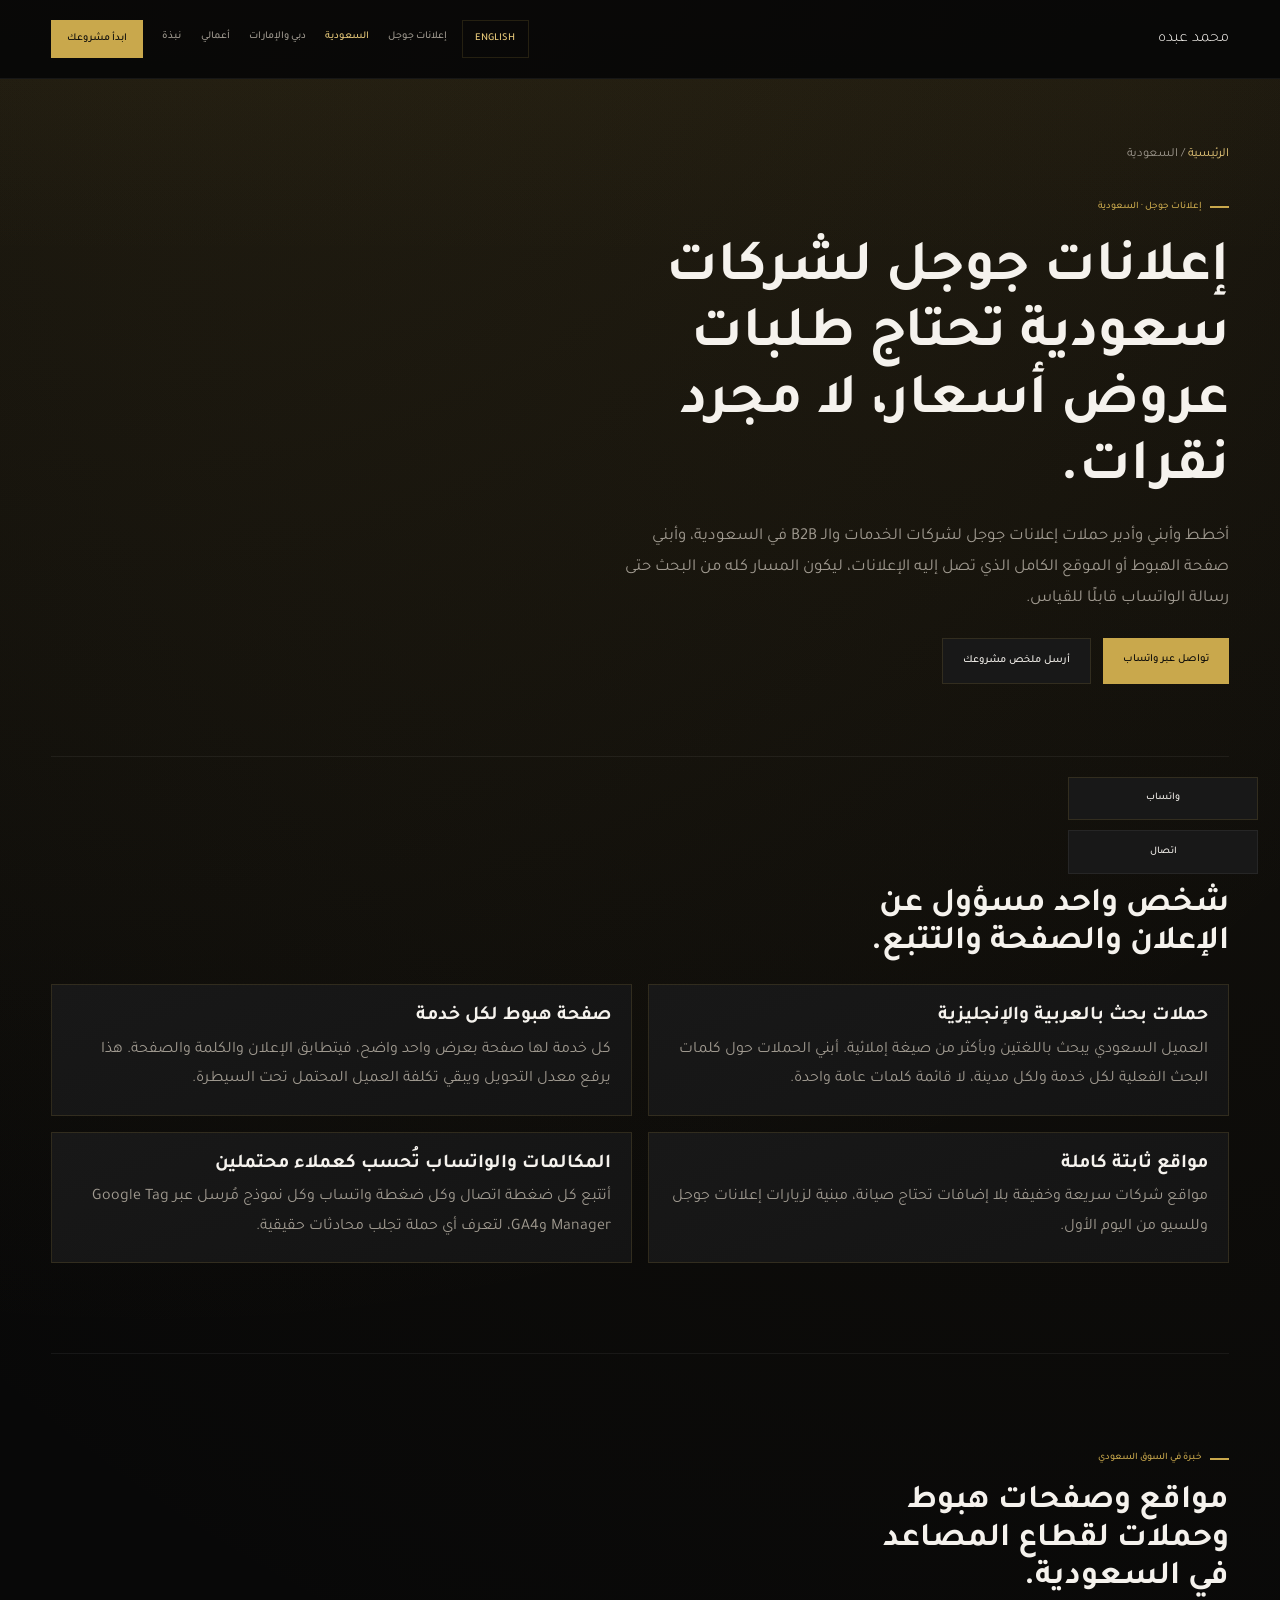
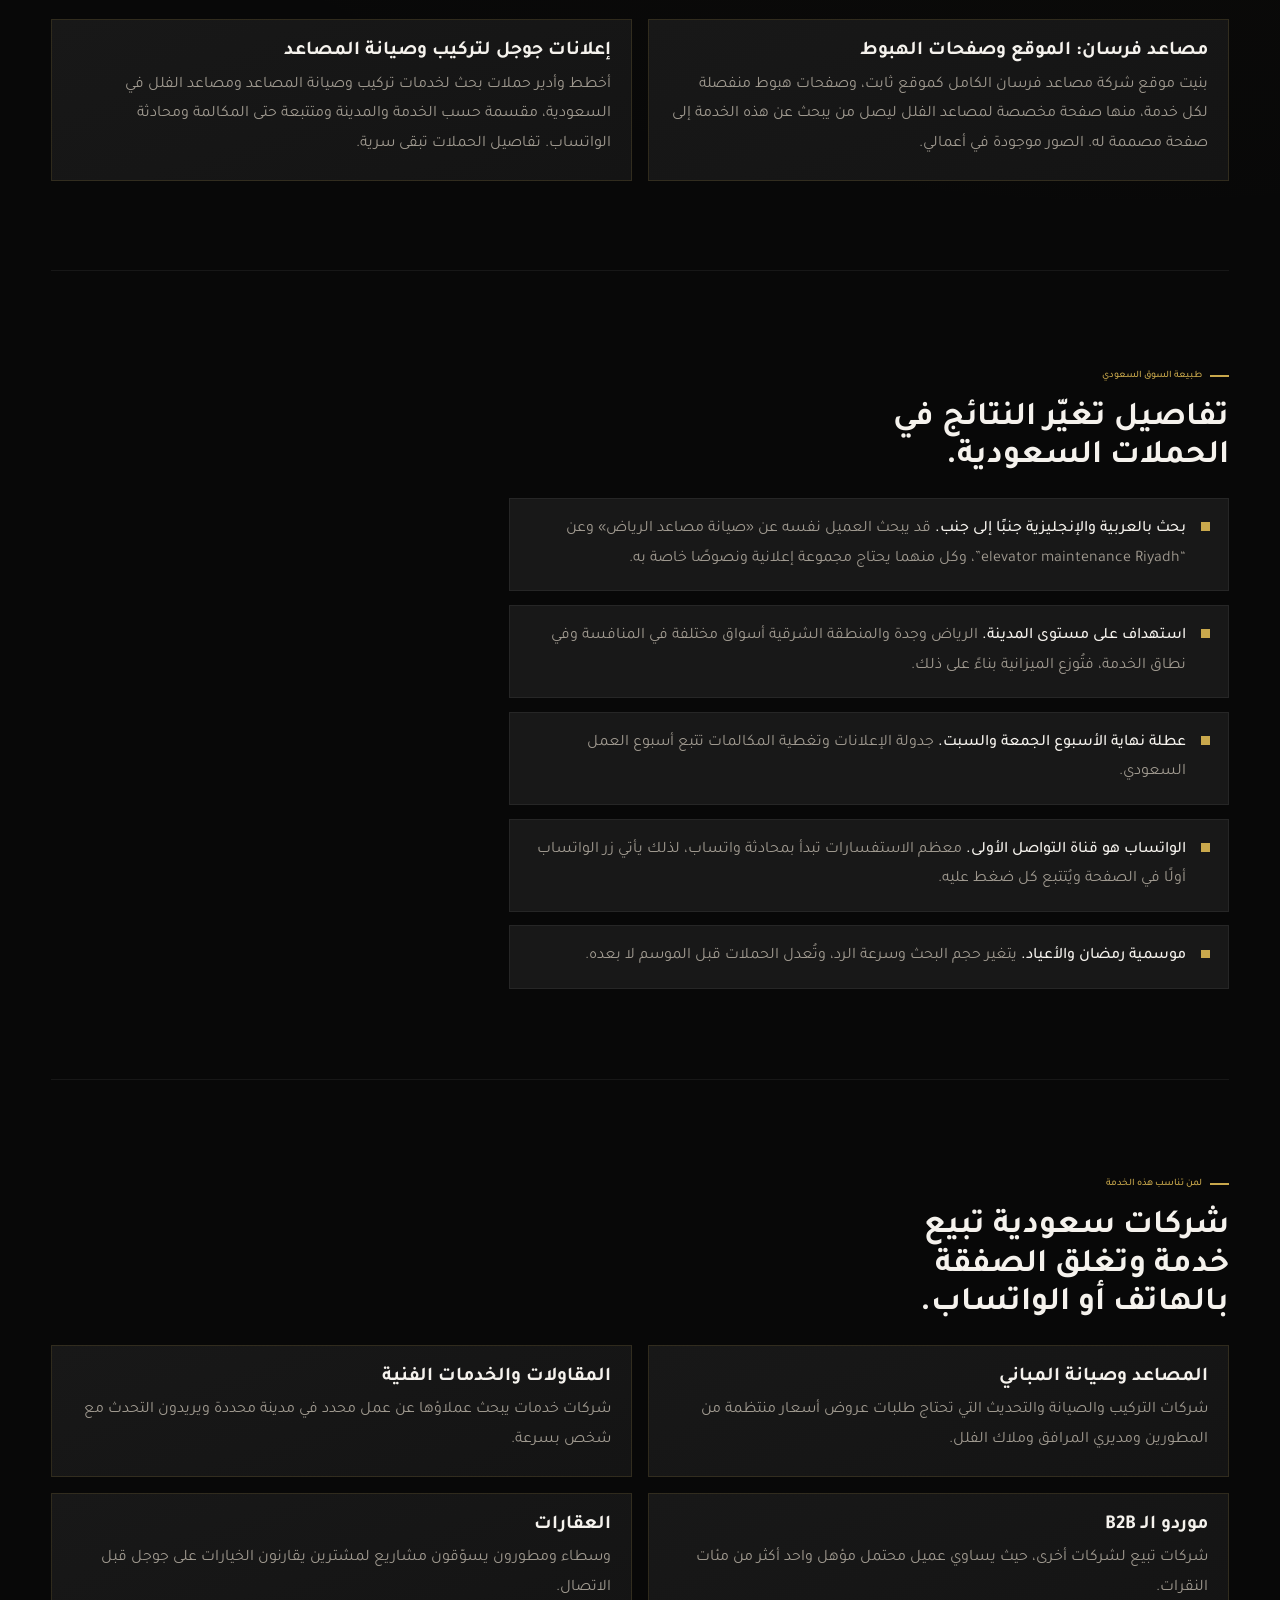
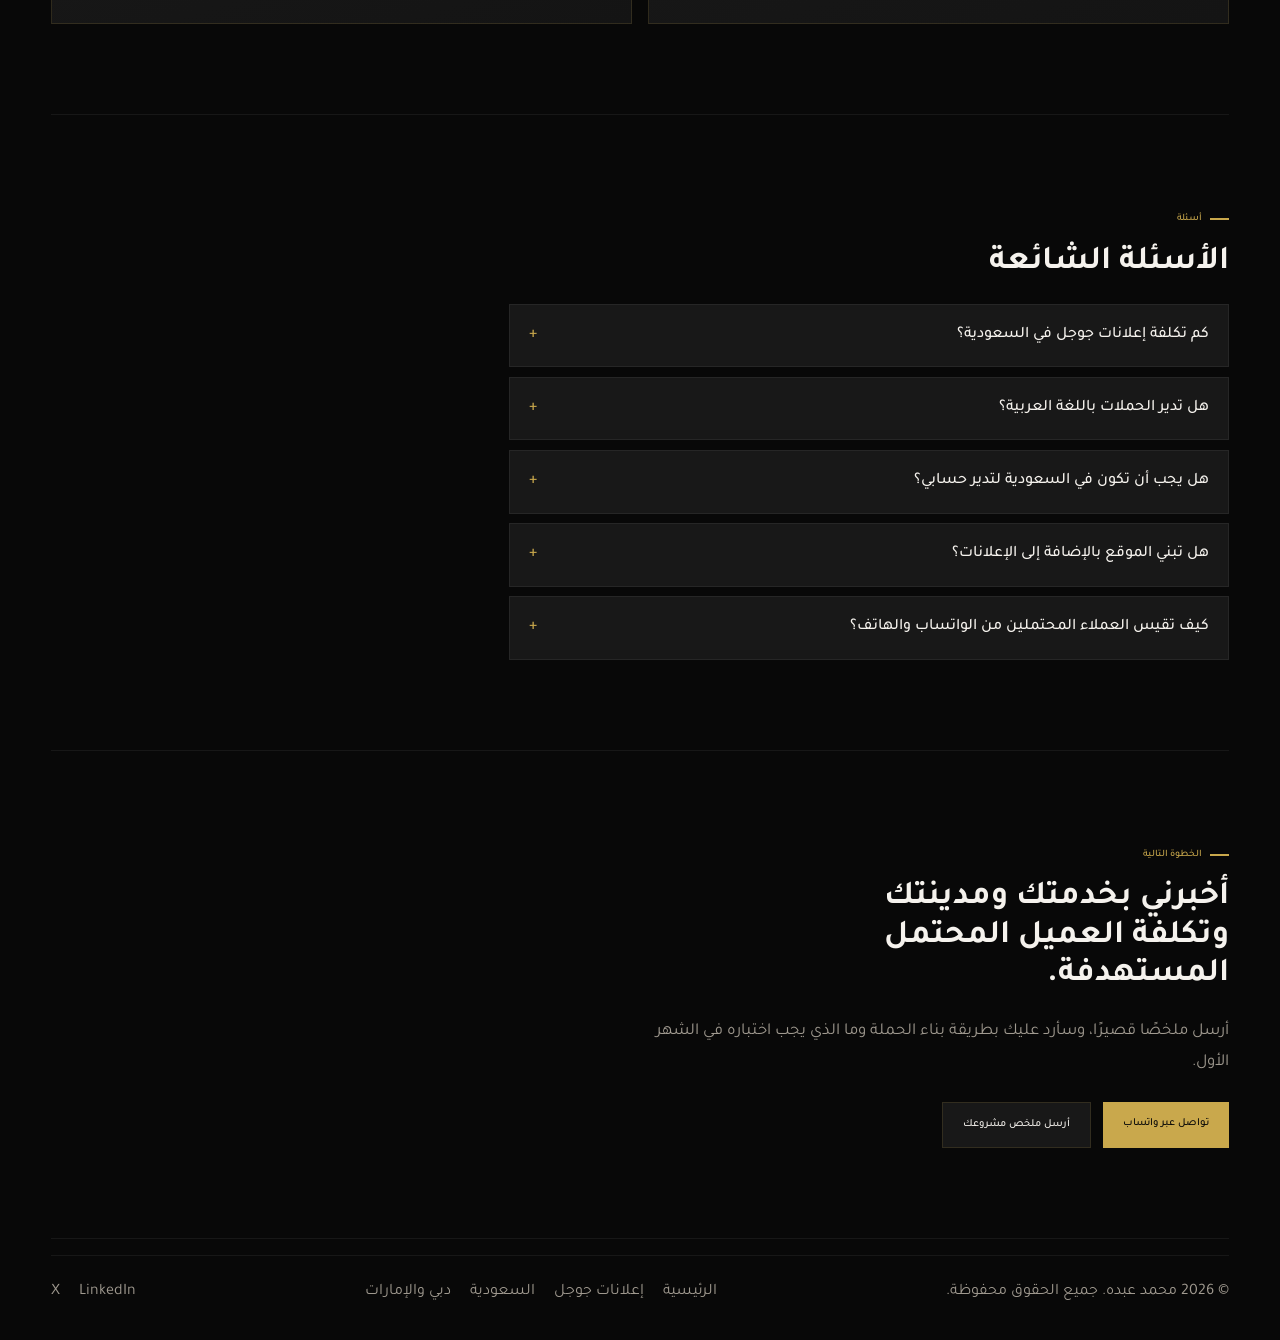
<file: ar/google-ads-saudi-arabia/index.html>
<!DOCTYPE html>
<html lang="ar" dir="rtl">
  <head>
    <meta charset="UTF-8" />
    <!-- Google Tag Manager -->
    <script>(function(w,d,s,l,i){w[l]=w[l]||[];w[l].push({'gtm.start':
    new Date().getTime(),event:'gtm.js'});var f=d.getElementsByTagName(s)[0],
    j=d.createElement(s),dl=l!='dataLayer'?'&l='+l:'';j.async=true;j.src=
    'https://www.googletagmanager.com/gtm.js?id='+i+dl;f.parentNode.insertBefore(j,f);
    })(window,document,'script','dataLayer','GTM-PZN8QJ2T');</script>
    <!-- End Google Tag Manager -->
    <meta name="viewport" content="width=device-width, initial-scale=1.0" />
    <title>إدارة إعلانات جوجل في السعودية | محمد عبده</title>
    <meta name="description" content="إعلانات جوجل وصفحات هبوط ومواقع سريعة لشركات الخدمات والـ B2B في الرياض وجدة والدمام، مصممة لتجلب طلبات عروض أسعار مؤهلة." />
    <meta name="author" content="Mohammad Abdo" />
    <meta name="robots" content="index,follow,max-image-preview:large" />
    <link rel="canonical" href="https://mohabdo.com/ar/google-ads-saudi-arabia/" />
    <link rel="alternate" hreflang="en" href="https://mohabdo.com/google-ads-saudi-arabia/" />
    <link rel="alternate" hreflang="ar" href="https://mohabdo.com/ar/google-ads-saudi-arabia/" />
    <link rel="alternate" hreflang="x-default" href="https://mohabdo.com/google-ads-saudi-arabia/" />

    <link rel="icon" href="/assets/favicon.svg" type="image/svg+xml" />
    <link rel="icon" href="/assets/favicon-32.png" sizes="32x32" type="image/png" />
    <link rel="apple-touch-icon" href="/assets/apple-touch-icon.png" />

    <meta property="og:type" content="website" />
    <meta property="og:locale" content="ar_AR" />
    <meta property="og:title" content="إدارة إعلانات جوجل في السعودية | محمد عبده" />
    <meta property="og:description" content="إعلانات جوجل وصفحات هبوط ومواقع سريعة لشركات الخدمات والـ B2B في الرياض وجدة والدمام، مصممة لتجلب طلبات عروض أسعار مؤهلة." />
    <meta property="og:url" content="https://mohabdo.com/ar/google-ads-saudi-arabia/" />
    <meta property="og:site_name" content="Mohammad Abdo" />
    <meta property="og:image" content="https://mohabdo.com/assets/og-image.jpg" />
    <meta name="twitter:card" content="summary_large_image" />

    <link rel="preconnect" href="https://fonts.googleapis.com" />
    <link rel="preconnect" href="https://fonts.gstatic.com" crossorigin />
    <link href="https://fonts.googleapis.com/css2?family=DM+Sans:wght@300;400;500;700&family=Tajawal:wght@400;500;700;800&display=swap" rel="stylesheet" />
    <link rel="stylesheet" href="/css/style.css?v=5" />
    <script type="application/ld+json">
{
  "@context": "https://schema.org",
  "@graph": [
    {
      "@type": "WebPage",
      "@id": "https://mohabdo.com/ar/google-ads-saudi-arabia/#webpage",
      "url": "https://mohabdo.com/ar/google-ads-saudi-arabia/",
      "name": "إدارة إعلانات جوجل في السعودية | محمد عبده",
      "description": "إعلانات جوجل وصفحات هبوط ومواقع سريعة لشركات الخدمات والـ B2B في الرياض وجدة والدمام، مصممة لتجلب طلبات عروض أسعار مؤهلة.",
      "inLanguage": "ar",
      "isPartOf": {
        "@id": "https://mohabdo.com/#website"
      },
      "breadcrumb": {
        "@id": "https://mohabdo.com/ar/google-ads-saudi-arabia/#breadcrumb"
      },
      "about": {
        "@id": "https://mohabdo.com/ar/google-ads-saudi-arabia/#service"
      }
    },
    {
      "@type": "BreadcrumbList",
      "@id": "https://mohabdo.com/ar/google-ads-saudi-arabia/#breadcrumb",
      "itemListElement": [
        {
          "@type": "ListItem",
          "position": 1,
          "name": "الرئيسية",
          "item": "https://mohabdo.com/ar/"
        },
        {
          "@type": "ListItem",
          "position": 2,
          "name": "السعودية",
          "item": "https://mohabdo.com/ar/google-ads-saudi-arabia/"
        }
      ]
    },
    {
      "@type": "Service",
      "@id": "https://mohabdo.com/ar/google-ads-saudi-arabia/#service",
      "name": "إدارة إعلانات جوجل في السعودية",
      "serviceType": "Google Ads Management",
      "description": "إعلانات جوجل وصفحات هبوط ومواقع سريعة لشركات الخدمات والـ B2B في الرياض وجدة والدمام، مصممة لتجلب طلبات عروض أسعار مؤهلة.",
      "url": "https://mohabdo.com/ar/google-ads-saudi-arabia/",
      "inLanguage": "ar",
      "provider": {
        "@id": "https://mohabdo.com/#person"
      },
      "areaServed": [
        {
          "@type": "Country",
          "name": "Saudi Arabia"
        }
      ]
    },
    {
      "@type": "FAQPage",
      "@id": "https://mohabdo.com/ar/google-ads-saudi-arabia/#faq",
      "inLanguage": "ar",
      "mainEntity": [
        {
          "@type": "Question",
          "name": "كم تكلفة إعلانات جوجل في السعودية؟",
          "acceptedAnswer": {
            "@type": "Answer",
            "text": "لا يوجد سعر ثابت. تدفع لجوجل مباشرة مقابل النقرات بميزانية يومية تحددها بالريال السعودي، بالإضافة إلى رسوم إدارة شهرية. تكلفة النقرة تختلف حسب المجال والمدينة. الأسلوب العملي هو شهر أول مركز على أكثر خدماتك ربحًا في مدينة أو مدينتين، ثم التوسع فيما يجلب عملاء محتملين بتكلفة مقبولة."
          }
        },
        {
          "@type": "Question",
          "name": "هل تدير الحملات باللغة العربية؟",
          "acceptedAnswer": {
            "@type": "Answer",
            "text": "نعم. الحملات ونصوص الإعلانات وصفحات الهبوط تُكتب بالعربية أو بالإنجليزية أو بالاثنتين، حسب طريقة بحث عملائك."
          }
        },
        {
          "@type": "Question",
          "name": "هل يجب أن تكون في السعودية لتدير حسابي؟",
          "acceptedAnswer": {
            "@type": "Answer",
            "text": "لا. أعمل عن بُعد من القاهرة، والفرق مع الرياض ساعة واحدة فقط، فساعات العمل متطابقة تقريبًا. الاجتماعات عبر Google Meet أو الواتساب."
          }
        },
        {
          "@type": "Question",
          "name": "هل تبني الموقع بالإضافة إلى الإعلانات؟",
          "acceptedAnswer": {
            "@type": "Answer",
            "text": "نعم. أبني صفحات الهبوط والمواقع الثابتة الكاملة، فيُخطط للإعلانات والصفحات معًا وتُتتبع بالطريقة نفسها."
          }
        },
        {
          "@type": "Question",
          "name": "كيف تقيس العملاء المحتملين من الواتساب والهاتف؟",
          "acceptedAnswer": {
            "@type": "Answer",
            "text": "أتتبع كل ضغطة واتساب وكل ضغطة اتصال وكل نموذج مُرسل عبر Google Tag Manager وGA4، وأستوردها إلى إعلانات جوجل كتحويلات. وأقارن هذه الأرقام بالعملاء الذين يصلون فعلًا لفريقك، لأن الضغط على الواتساب ليس دائمًا عميلًا مؤهلًا."
          }
        }
      ]
    },
    {
      "@type": "Person",
      "@id": "https://mohabdo.com/#person",
      "name": "Mohammad Abdo",
      "alternateName": "محمد عبده",
      "url": "https://mohabdo.com/",
      "sameAs": [
        "https://www.linkedin.com/in/mohammad-abdo-90b87ba0/",
        "https://www.upwork.com/freelancers/~0118c8a663585eff20",
        "https://x.com/muha_abdo"
      ]
    }
  ]
}
    </script>
  </head>
  <body class="subpage">
    <!-- Google Tag Manager (noscript) -->
    <noscript><iframe src="https://www.googletagmanager.com/ns.html?id=GTM-PZN8QJ2T"
    height="0" width="0" style="display:none;visibility:hidden"></iframe></noscript>
    <!-- End Google Tag Manager (noscript) -->
    <a class="skip-link" href="#main">تخطي إلى المحتوى الرئيسي</a>

    <header class="site-header" id="top">
      <nav class="nav" aria-label="Main navigation">
        <a class="logo" href="/ar/"><span class="logo-text">محمد عبده</span></a>
        <div class="nav-right">
          <a class="lang-toggle" href="/google-ads-saudi-arabia/" hreflang="en" lang="en">English</a>
          <button class="menu-toggle" id="menuToggle" aria-expanded="false" aria-controls="navLinks" aria-label="فتح قائمة التنقل">
            <span></span>
            <span></span>
            <span></span>
          </button>
          <div class="nav-links" id="navLinks">
            <a href="/ar/google-ads-management/">إعلانات جوجل</a>
            <a href="/ar/google-ads-saudi-arabia/" aria-current="page">السعودية</a>
            <a href="/ar/google-ads-dubai-uae/">دبي والإمارات</a>
            <a href="/ar/#portfolio">أعمالي</a>
            <a href="/ar/#about">نبذة</a>
            <a class="nav-cta" href="/ar/#contact">ابدأ مشروعك</a>
          </div>
        </div>
      </nav>
    </header>

    <main id="main">
      <section class="section page-hero">
        <nav class="breadcrumb" aria-label="مسار التنقل">
          <a href="/ar/">الرئيسية</a> <span aria-hidden="true">/</span> <span aria-current="page">السعودية</span>
        </nav>
        <p class="eyebrow">إعلانات جوجل · السعودية</p>
        <h1>إعلانات جوجل لشركات سعودية تحتاج طلبات عروض أسعار، لا مجرد نقرات.</h1>
        <p class="page-lead">أخطط وأبني وأدير حملات إعلانات جوجل لشركات الخدمات والـ B2B في السعودية، وأبني صفحة الهبوط أو الموقع الكامل الذي تصل إليه الإعلانات، ليكون المسار كله من البحث حتى رسالة الواتساب قابلًا للقياس.</p>
        <div class="hero-actions">
          <a class="btn btn-primary" href="https://wa.me/201069090021?text=%D9%85%D8%B1%D8%AD%D8%A8%D9%8B%D8%A7%20%D9%85%D8%AD%D9%85%D8%AF%D8%8C%20%D8%A3%D8%B1%D9%8A%D8%AF%20%D9%85%D9%86%D8%A7%D9%82%D8%B4%D8%A9%20%D9%85%D8%B4%D8%B1%D9%88%D8%B9%20%D8%AC%D8%AF%D9%8A%D8%AF." target="_blank" rel="noopener noreferrer">تواصل عبر واتساب</a>
          <a class="btn btn-ghost" href="/ar/#contact">أرسل ملخص مشروعك</a>
        </div>
      </section>

      <section class="section reveal">
        <div class="section-head">
          <p class="eyebrow">ماذا تحصل</p>
          <h2>شخص واحد مسؤول عن الإعلان والصفحة والتتبع.</h2>
        </div>
        <div class="grid cards-2">
          <article class="card spotlight">
            <h3>حملات بحث بالعربية والإنجليزية</h3>
            <p>العميل السعودي يبحث باللغتين وبأكثر من صيغة إملائية. أبني الحملات حول كلمات البحث الفعلية لكل خدمة ولكل مدينة، لا قائمة كلمات عامة واحدة.</p>
          </article>
          <article class="card spotlight">
            <h3>صفحة هبوط لكل خدمة</h3>
            <p>كل خدمة لها صفحة بعرض واحد واضح، فيتطابق الإعلان والكلمة والصفحة. هذا يرفع معدل التحويل ويبقي تكلفة العميل المحتمل تحت السيطرة.</p>
          </article>
          <article class="card spotlight">
            <h3>مواقع ثابتة كاملة</h3>
            <p>مواقع شركات سريعة وخفيفة بلا إضافات تحتاج صيانة، مبنية لزيارات إعلانات جوجل وللسيو من اليوم الأول.</p>
          </article>
          <article class="card spotlight">
            <h3>المكالمات والواتساب تُحسب كعملاء محتملين</h3>
            <p>أتتبع كل ضغطة اتصال وكل ضغطة واتساب وكل نموذج مُرسل عبر Google Tag Manager وGA4، لتعرف أي حملة تجلب محادثات حقيقية.</p>
          </article>
        </div>
      </section>

      <section class="section reveal">
        <div class="section-head">
          <p class="eyebrow">خبرة في السوق السعودي</p>
          <h2>مواقع وصفحات هبوط وحملات لقطاع المصاعد في السعودية.</h2>
        </div>
        <div class="grid cards-2">
          <article class="card spotlight">
            <h3>مصاعد فرسان: الموقع وصفحات الهبوط</h3>
            <p>بنيت موقع شركة مصاعد فرسان الكامل كموقع ثابت، وصفحات هبوط منفصلة لكل خدمة، منها صفحة مخصصة لمصاعد الفلل ليصل من يبحث عن هذه الخدمة إلى صفحة مصممة له. الصور موجودة في <a href="/ar/#portfolio">أعمالي</a>.</p>
          </article>
          <article class="card spotlight">
            <h3>إعلانات جوجل لتركيب وصيانة المصاعد</h3>
            <p>أخطط وأدير حملات بحث لخدمات تركيب وصيانة المصاعد ومصاعد الفلل في السعودية، مقسمة حسب الخدمة والمدينة ومتتبعة حتى المكالمة ومحادثة الواتساب. تفاصيل الحملات تبقى سرية.</p>
          </article>
        </div>
      </section>

      <section class="section reveal">
        <div class="section-head">
          <p class="eyebrow">طبيعة السوق السعودي</p>
          <h2>تفاصيل تغيّر النتائج في الحملات السعودية.</h2>
        </div>
        <ul class="checklist">
          <li><strong>بحث بالعربية والإنجليزية جنبًا إلى جنب.</strong> قد يبحث العميل نفسه عن «صيانة مصاعد الرياض» وعن “elevator maintenance Riyadh”، وكل منهما يحتاج مجموعة إعلانية ونصوصًا خاصة به.</li>
          <li><strong>استهداف على مستوى المدينة.</strong> الرياض وجدة والمنطقة الشرقية أسواق مختلفة في المنافسة وفي نطاق الخدمة، فتُوزع الميزانية بناءً على ذلك.</li>
          <li><strong>عطلة نهاية الأسبوع الجمعة والسبت.</strong> جدولة الإعلانات وتغطية المكالمات تتبع أسبوع العمل السعودي.</li>
          <li><strong>الواتساب هو قناة التواصل الأولى.</strong> معظم الاستفسارات تبدأ بمحادثة واتساب، لذلك يأتي زر الواتساب أولًا في الصفحة ويُتتبع كل ضغط عليه.</li>
          <li><strong>موسمية رمضان والأعياد.</strong> يتغير حجم البحث وسرعة الرد، وتُعدل الحملات قبل الموسم لا بعده.</li>
        </ul>
      </section>

      <section class="section reveal">
        <div class="section-head">
          <p class="eyebrow">لمن تناسب هذه الخدمة</p>
          <h2>شركات سعودية تبيع خدمة وتغلق الصفقة بالهاتف أو الواتساب.</h2>
        </div>
        <div class="grid cards-2">
          <article class="card spotlight">
            <h3>المصاعد وصيانة المباني</h3>
            <p>شركات التركيب والصيانة والتحديث التي تحتاج طلبات عروض أسعار منتظمة من المطورين ومديري المرافق وملاك الفلل.</p>
          </article>
          <article class="card spotlight">
            <h3>المقاولات والخدمات الفنية</h3>
            <p>شركات خدمات يبحث عملاؤها عن عمل محدد في مدينة محددة ويريدون التحدث مع شخص بسرعة.</p>
          </article>
          <article class="card spotlight">
            <h3>موردو الـ B2B</h3>
            <p>شركات تبيع لشركات أخرى، حيث يساوي عميل محتمل مؤهل واحد أكثر من مئات النقرات.</p>
          </article>
          <article class="card spotlight">
            <h3>العقارات</h3>
            <p>وسطاء ومطورون يسوّقون مشاريع لمشترين يقارنون الخيارات على جوجل قبل الاتصال.</p>
          </article>
        </div>
      </section>

      <section class="section reveal" id="faq">
        <div class="section-head">
          <p class="eyebrow">أسئلة</p>
          <h2>الأسئلة الشائعة</h2>
        </div>
        <div class="faq-list">
          <details class="faq-item">
            <summary>كم تكلفة إعلانات جوجل في السعودية؟</summary>
            <p>لا يوجد سعر ثابت. تدفع لجوجل مباشرة مقابل النقرات بميزانية يومية تحددها بالريال السعودي، بالإضافة إلى رسوم إدارة شهرية. تكلفة النقرة تختلف حسب المجال والمدينة. الأسلوب العملي هو شهر أول مركز على أكثر خدماتك ربحًا في مدينة أو مدينتين، ثم التوسع فيما يجلب عملاء محتملين بتكلفة مقبولة.</p>
          </details>
          <details class="faq-item">
            <summary>هل تدير الحملات باللغة العربية؟</summary>
            <p>نعم. الحملات ونصوص الإعلانات وصفحات الهبوط تُكتب بالعربية أو بالإنجليزية أو بالاثنتين، حسب طريقة بحث عملائك.</p>
          </details>
          <details class="faq-item">
            <summary>هل يجب أن تكون في السعودية لتدير حسابي؟</summary>
            <p>لا. أعمل عن بُعد من القاهرة، والفرق مع الرياض ساعة واحدة فقط، فساعات العمل متطابقة تقريبًا. الاجتماعات عبر Google Meet أو الواتساب.</p>
          </details>
          <details class="faq-item">
            <summary>هل تبني الموقع بالإضافة إلى الإعلانات؟</summary>
            <p>نعم. أبني صفحات الهبوط والمواقع الثابتة الكاملة، فيُخطط للإعلانات والصفحات معًا وتُتتبع بالطريقة نفسها.</p>
          </details>
          <details class="faq-item">
            <summary>كيف تقيس العملاء المحتملين من الواتساب والهاتف؟</summary>
            <p>أتتبع كل ضغطة واتساب وكل ضغطة اتصال وكل نموذج مُرسل عبر Google Tag Manager وGA4، وأستوردها إلى إعلانات جوجل كتحويلات. وأقارن هذه الأرقام بالعملاء الذين يصلون فعلًا لفريقك، لأن الضغط على الواتساب ليس دائمًا عميلًا مؤهلًا.</p>
          </details>
        </div>
      </section>

      <section class="section reveal page-cta">
        <div class="section-head">
          <p class="eyebrow">الخطوة التالية</p>
          <h2>أخبرني بخدمتك ومدينتك وتكلفة العميل المحتمل المستهدفة.</h2>
        </div>
        <p class="page-lead">أرسل ملخصًا قصيرًا، وسأرد عليك بطريقة بناء الحملة وما الذي يجب اختباره في الشهر الأول.</p>
        <div class="hero-actions">
          <a class="btn btn-primary" href="https://wa.me/201069090021?text=%D9%85%D8%B1%D8%AD%D8%A8%D9%8B%D8%A7%20%D9%85%D8%AD%D9%85%D8%AF%D8%8C%20%D8%A3%D8%B1%D9%8A%D8%AF%20%D9%85%D9%86%D8%A7%D9%82%D8%B4%D8%A9%20%D9%85%D8%B4%D8%B1%D9%88%D8%B9%20%D8%AC%D8%AF%D9%8A%D8%AF." target="_blank" rel="noopener noreferrer">تواصل عبر واتساب</a>
          <a class="btn btn-ghost" href="/ar/#contact">أرسل ملخص مشروعك</a>
        </div>
      </section>
    </main>

    <footer class="site-footer">
      <p>© <span id="year"></span> محمد عبده. جميع الحقوق محفوظة.</p>
      <nav class="footer-links" aria-label="الصفحات">
        <a href="/ar/">الرئيسية</a>
        <a href="/ar/google-ads-management/">إعلانات جوجل</a>
        <a href="/ar/google-ads-saudi-arabia/">السعودية</a>
        <a href="/ar/google-ads-dubai-uae/">دبي والإمارات</a>
      </nav>
      <nav class="footer-links footer-social" style="flex:none" aria-label="حساباتي">
        <a href="https://www.linkedin.com/in/mohammad-abdo-90b87ba0/" target="_blank" rel="me noopener noreferrer">LinkedIn</a>
        <a href="https://x.com/muha_abdo" target="_blank" rel="me noopener noreferrer">X</a>
      </nav>
    </footer>

    <div class="floating-contact desktop-only">
      <a class="floating-btn whatsapp" href="https://wa.me/201069090021?text=%D9%85%D8%B1%D8%AD%D8%A8%D9%8B%D8%A7%20%D9%85%D8%AD%D9%85%D8%AF%D8%8C%20%D8%A3%D8%B1%D9%8A%D8%AF%20%D9%85%D9%86%D8%A7%D9%82%D8%B4%D8%A9%20%D9%85%D8%B4%D8%B1%D9%88%D8%B9%20%D8%AC%D8%AF%D9%8A%D8%AF." target="_blank" rel="noopener noreferrer"><span>واتساب</span></a>
      <a class="floating-btn call" href="tel:+201069090021"><span>اتصال</span></a>
    </div>

    <div class="mobile-sticky-bar">
      <a class="mobile-action whatsapp" href="https://wa.me/201069090021?text=%D9%85%D8%B1%D8%AD%D8%A8%D9%8B%D8%A7%20%D9%85%D8%AD%D9%85%D8%AF%D8%8C%20%D8%A3%D8%B1%D9%8A%D8%AF%20%D9%85%D9%86%D8%A7%D9%82%D8%B4%D8%A9%20%D9%85%D8%B4%D8%B1%D9%88%D8%B9%20%D8%AC%D8%AF%D9%8A%D8%AF." target="_blank" rel="noopener noreferrer"><span>واتساب</span></a>
      <a class="mobile-action call" href="tel:+201069090021"><span>اتصال</span></a>
    </div>

    <script src="/js/script.js?v=5" defer></script>
  </body>
</html>
</file>
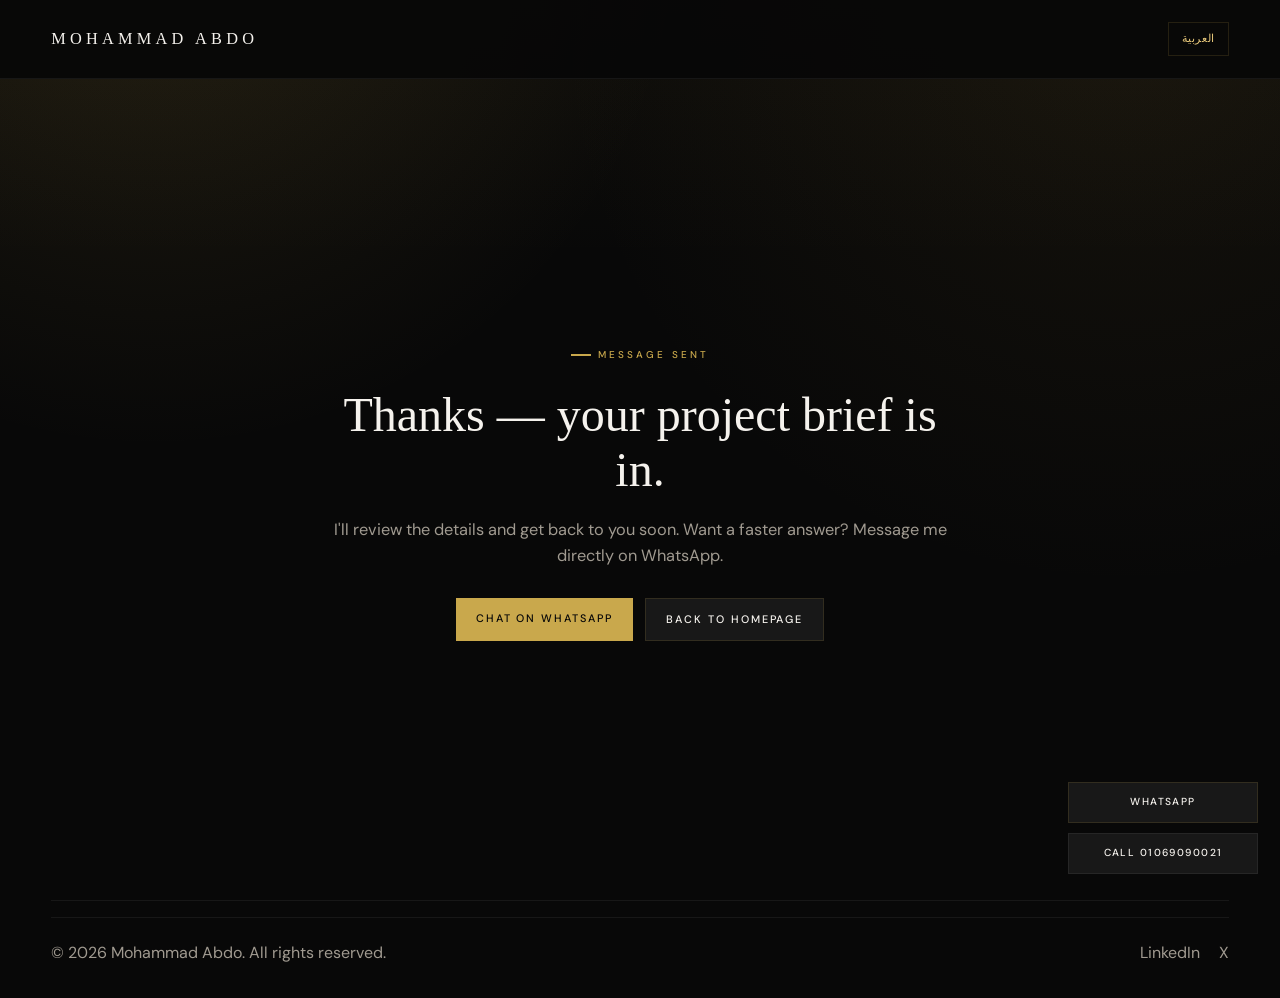
<file: thank-you.html>
<!DOCTYPE html>
<html lang="en" dir="ltr">
  <head>
    <meta charset="UTF-8" />
    <!-- Google Tag Manager -->
    <script>(function(w,d,s,l,i){w[l]=w[l]||[];w[l].push({'gtm.start':
    new Date().getTime(),event:'gtm.js'});var f=d.getElementsByTagName(s)[0],
    j=d.createElement(s),dl=l!='dataLayer'?'&l='+l:'';j.async=true;j.src=
    'https://www.googletagmanager.com/gtm.js?id='+i+dl;f.parentNode.insertBefore(j,f);
    })(window,document,'script','dataLayer','GTM-PZN8QJ2T');</script>
    <!-- End Google Tag Manager -->
    <meta name="viewport" content="width=device-width, initial-scale=1.0" />
    <title>Thank You | Mohammad Abdo</title>
    <meta name="robots" content="noindex,follow" />
    <link rel="canonical" href="https://mohabdo.com/thank-you.html" />

    <link rel="icon" href="assets/favicon.svg" type="image/svg+xml" />
    <link rel="icon" href="assets/favicon-32.png" sizes="32x32" type="image/png" />
    <link rel="apple-touch-icon" href="assets/apple-touch-icon.png" />

    <link rel="preconnect" href="https://fonts.googleapis.com" />
    <link rel="preconnect" href="https://fonts.gstatic.com" crossorigin />
    <link
      href="https://fonts.googleapis.com/css2?family=DM+Sans:wght@300;400;500;700&family=Tajawal:wght@400;500;700;800&display=swap"
      rel="stylesheet"
    />

    <link rel="stylesheet" href="css/style.css?v=5" />
  </head>
  <body>
    <!-- Google Tag Manager (noscript) -->
    <noscript><iframe src="https://www.googletagmanager.com/ns.html?id=GTM-PZN8QJ2T"
    height="0" width="0" style="display:none;visibility:hidden"></iframe></noscript>
    <!-- End Google Tag Manager (noscript) -->
    <header class="site-header" id="top">
      <nav class="nav" aria-label="Main navigation">
        <a class="logo" href="/" aria-label="Mohabdo home" data-i18n-aria="nav.logoAria">
          <span class="logo-text" data-i18n="brand.name">Mohammad Abdo</span>
        </a>

        <div class="nav-right">
          <a class="lang-toggle" href="/ar/" hreflang="ar" lang="ar">العربية</a>
        </div>
      </nav>
    </header>

    <main id="main">
      <section class="section thanks-section reveal" id="thanks">
        <div class="thanks-wrap">
          <p class="eyebrow" data-i18n="thanks.eyebrow">Message Sent</p>
          <h1 data-i18n="thanks.h1">Thanks — your project brief is in.</h1>
          <p class="thanks-body" data-i18n="thanks.body">
            I'll review the details and get back to you soon. Want a faster answer? Message me directly on WhatsApp.
          </p>
          <div class="hero-actions thanks-actions">
            <a
              class="btn btn-primary"
              href="https://wa.me/201069090021?text=Hello%20Mohammad%2C%20I%20just%20sent%20my%20project%20brief%20from%20the%20website."
              target="_blank"
              rel="noopener noreferrer"
              data-i18n="thanks.whatsappCta"
              >Chat on WhatsApp</a
            >
            <a class="btn btn-ghost" href="/" data-i18n="thanks.backHome">Back to Homepage</a>
          </div>
        </div>
      </section>
    </main>

    <footer class="site-footer">
      <p>© <span id="year"></span> <span data-i18n="footer.copyright">Mohammad Abdo. All rights reserved.</span></p>
      <nav class="footer-links footer-social" style="flex:none" aria-label="Profiles">
        <a href="https://www.linkedin.com/in/mohammad-abdo-90b87ba0/" target="_blank" rel="me noopener noreferrer">LinkedIn</a>
        <a href="https://x.com/muha_abdo" target="_blank" rel="me noopener noreferrer">X</a>
      </nav>
    </footer>

    <div class="floating-contact desktop-only" aria-label="Quick contact actions">
      <a
        class="floating-btn whatsapp"
        href="https://wa.me/201069090021?text=Hello%20Mohammad%2C%20I%20just%20sent%20my%20project%20brief%20from%20the%20website."
        target="_blank"
        rel="noopener noreferrer"
        aria-label="Chat on WhatsApp"
      >
        <span data-i18n="floating.whatsapp">WhatsApp</span>
      </a>
      <a class="floating-btn call" href="tel:+201069090021" aria-label="Call +20 106 909 0021">
        <span data-i18n="floating.call">Call 01069090021</span>
      </a>
    </div>

    <div class="mobile-sticky-bar" aria-label="Mobile quick contact">
      <a
        class="mobile-action whatsapp"
        href="https://wa.me/201069090021?text=Hello%20Mohammad%2C%20I%20just%20sent%20my%20project%20brief%20from%20the%20website."
        target="_blank"
        rel="noopener noreferrer"
      >
        <span data-i18n="floating.whatsapp">WhatsApp</span>
      </a>
      <a class="mobile-action call" href="tel:+201069090021"><span data-i18n="floating.call">Call 01069090021</span></a>
    </div>

    <script src="js/script.js?v=5" defer></script>
  </body>
</html>
</file>
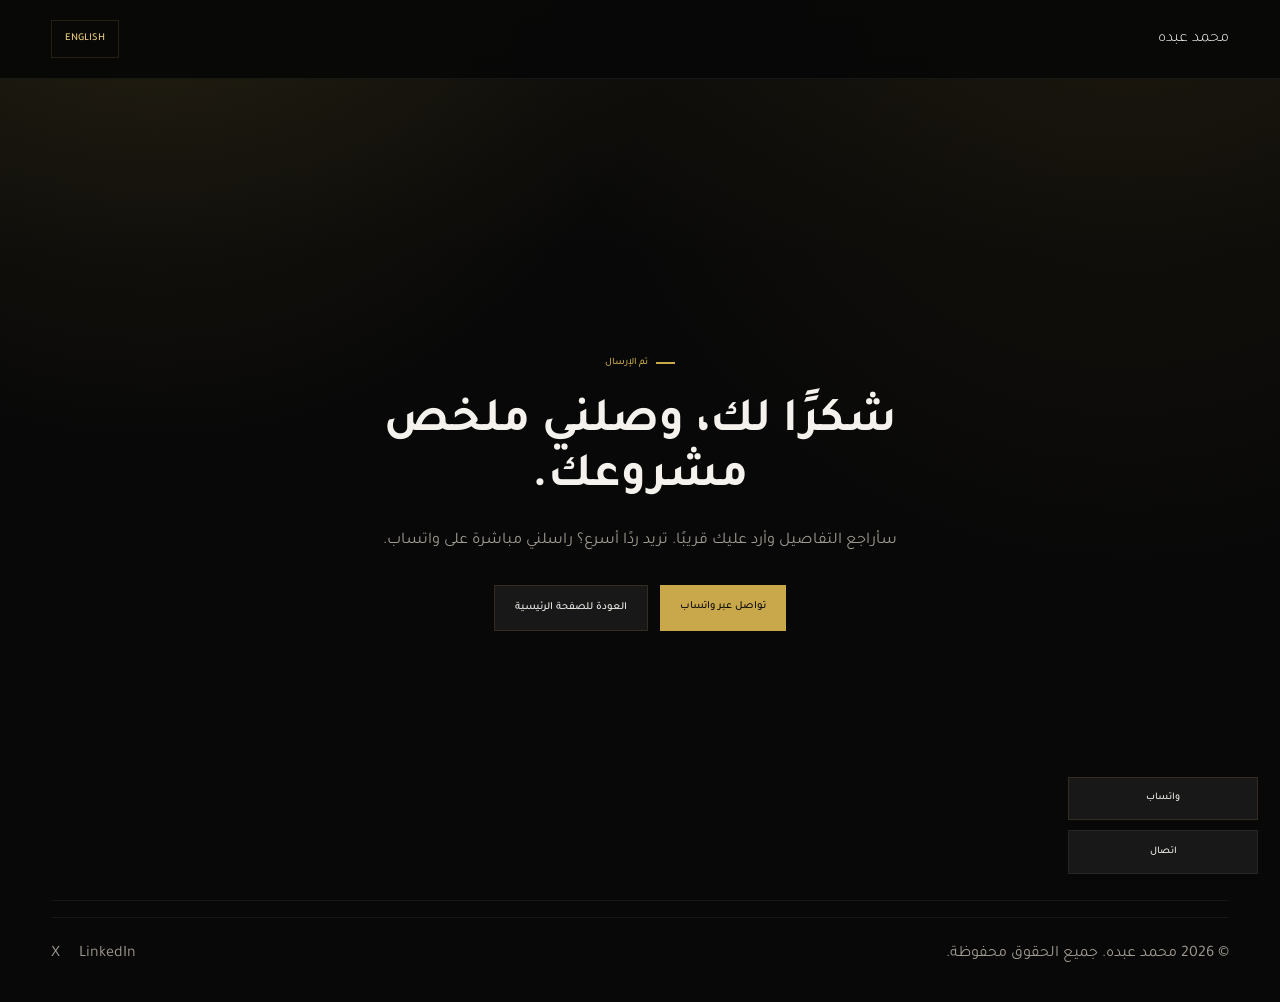
<file: ar/thank-you.html>
<!DOCTYPE html>

<html dir="rtl" lang="ar">
<head>
<meta charset="utf-8"/>
<!-- Google Tag Manager -->
<script>(function(w,d,s,l,i){w[l]=w[l]||[];w[l].push({'gtm.start':
    new Date().getTime(),event:'gtm.js'});var f=d.getElementsByTagName(s)[0],
    j=d.createElement(s),dl=l!='dataLayer'?'&l='+l:'';j.async=true;j.src=
    'https://www.googletagmanager.com/gtm.js?id='+i+dl;f.parentNode.insertBefore(j,f);
    })(window,document,'script','dataLayer','GTM-PZN8QJ2T');</script>
<!-- End Google Tag Manager -->
<meta content="width=device-width, initial-scale=1.0" name="viewport"/>
<title>شكرًا | محمد عبده</title>
<meta content="noindex,follow" name="robots"/>
<link href="https://mohabdo.com/ar/thank-you.html" rel="canonical"/>
<link href="/assets/favicon.svg" rel="icon" type="image/svg+xml"/>
<link href="/assets/favicon-32.png" rel="icon" sizes="32x32" type="image/png"/>
<link href="/assets/apple-touch-icon.png" rel="apple-touch-icon"/>
<link href="https://fonts.googleapis.com" rel="preconnect"/>
<link crossorigin="" href="https://fonts.gstatic.com" rel="preconnect"/>
<link href="https://fonts.googleapis.com/css2?family=DM+Sans:wght@300;400;500;700&amp;family=Tajawal:wght@400;500;700;800&amp;display=swap" rel="stylesheet"/>
<link href="/css/style.css?v=5" rel="stylesheet"/>
</head>
<body>
<!-- Google Tag Manager (noscript) -->
<noscript><iframe height="0" src="https://www.googletagmanager.com/ns.html?id=GTM-PZN8QJ2T" style="display:none;visibility:hidden" width="0"></iframe></noscript>
<!-- End Google Tag Manager (noscript) -->
<header class="site-header" id="top">
<nav aria-label="القائمة الرئيسية" class="nav">
<a aria-label="الصفحة الرئيسية لمحمد عبده" class="logo" href="/">
<span class="logo-text">محمد عبده</span>
</a>
<div class="nav-right">
<a class="lang-toggle" href="/" hreflang="en" lang="en">English</a>
</div>
</nav>
</header>
<main id="main">
<section class="section thanks-section reveal" id="thanks">
<div class="thanks-wrap">
<p class="eyebrow">تم الإرسال</p>
<h1>شكرًا لك، وصلني ملخص مشروعك.</h1>
<p class="thanks-body">سأراجع التفاصيل وأرد عليك قريبًا. تريد ردًا أسرع؟ راسلني مباشرة على واتساب.</p>
<div class="hero-actions thanks-actions">
<a class="btn btn-primary" href="https://wa.me/201069090021?text=%D9%85%D8%B1%D8%AD%D8%A8%D9%8B%D8%A7%20%D9%85%D8%AD%D9%85%D8%AF%D8%8C%20%D8%A3%D8%B1%D8%B3%D9%84%D8%AA%20%D9%85%D9%84%D8%AE%D8%B5%20%D9%85%D8%B4%D8%B1%D9%88%D8%B9%D9%8A%20%D9%85%D9%86%20%D8%A7%D9%84%D9%85%D9%88%D9%82%D8%B9%20%D9%84%D9%84%D8%AA%D9%88." rel="noopener noreferrer" target="_blank">تواصل عبر واتساب</a>
<a class="btn btn-ghost" href="/">العودة للصفحة الرئيسية</a>
</div>
</div>
</section>
</main>
<footer class="site-footer">
<p>© <span id="year"></span> <span>محمد عبده. جميع الحقوق محفوظة.</span></p>
      <nav class="footer-links footer-social" style="flex:none" aria-label="حساباتي">
        <a href="https://www.linkedin.com/in/mohammad-abdo-90b87ba0/" target="_blank" rel="me noopener noreferrer">LinkedIn</a>
        <a href="https://x.com/muha_abdo" target="_blank" rel="me noopener noreferrer">X</a>
      </nav>
</footer>
<div aria-label="تواصل سريع" class="floating-contact desktop-only">
<a aria-label="تواصل عبر واتساب" class="floating-btn whatsapp" href="https://wa.me/201069090021?text=%D9%85%D8%B1%D8%AD%D8%A8%D9%8B%D8%A7%20%D9%85%D8%AD%D9%85%D8%AF%D8%8C%20%D8%A3%D8%B1%D8%B3%D9%84%D8%AA%20%D9%85%D9%84%D8%AE%D8%B5%20%D9%85%D8%B4%D8%B1%D9%88%D8%B9%D9%8A%20%D9%85%D9%86%20%D8%A7%D9%84%D9%85%D9%88%D9%82%D8%B9%20%D9%84%D9%84%D8%AA%D9%88." rel="noopener noreferrer" target="_blank">
<span>واتساب</span>
</a>
<a aria-label="اتصال +20 106 909 0021" class="floating-btn call" href="tel:+201069090021">
<span>اتصال</span>
</a>
</div>
<div aria-label="تواصل سريع" class="mobile-sticky-bar">
<a class="mobile-action whatsapp" href="https://wa.me/201069090021?text=%D9%85%D8%B1%D8%AD%D8%A8%D9%8B%D8%A7%20%D9%85%D8%AD%D9%85%D8%AF%D8%8C%20%D8%A3%D8%B1%D8%B3%D9%84%D8%AA%20%D9%85%D9%84%D8%AE%D8%B5%20%D9%85%D8%B4%D8%B1%D9%88%D8%B9%D9%8A%20%D9%85%D9%86%20%D8%A7%D9%84%D9%85%D9%88%D9%82%D8%B9%20%D9%84%D9%84%D8%AA%D9%88." rel="noopener noreferrer" target="_blank">
<span>واتساب</span>
</a>
<a class="mobile-action call" href="tel:+201069090021"><span>اتصال</span></a>
</div>
<script defer="" src="/js/script.js?v=5"></script>
</body>
</html>
</file>
<file: css/style.css>
:root {
  --bg: #080808;
  --bg-rich: #111111;
  --surface: #181818;
  --ink: #f5f2ed;
  --muted: #a09a90;
  --brand: #c9a84c;
  --brand-light: #e8c97a;
  --brand-deep: #8a6e2f;
  --line: rgba(255, 255, 255, 0.06);
  --line-gold: rgba(201, 168, 76, 0.15);
  --radius: 0;
  --shadow: none;
  --max-width: 1280px;
}

* {
  box-sizing: border-box;
}

html {
  scroll-behavior: smooth;
}

body {
  margin: 0;
  color: var(--ink);
  background:
    linear-gradient(180deg, rgba(201, 168, 76, 0.04), transparent 260px),
    radial-gradient(circle at 12% -8%, rgba(201, 168, 76, 0.12), transparent 34%),
    radial-gradient(circle at 88% 2%, rgba(138, 110, 47, 0.1), transparent 38%),
    var(--bg);
  font-family: "DM Sans", sans-serif;
  line-height: 1.6;
}

h1,
h2,
h3 {
  margin: 0;
  line-height: 1.15;
  letter-spacing: 0;
  font-family: Georgia, "Times New Roman", serif;
  font-weight: 300;
}

p {
  margin: 0;
}

a {
  color: inherit;
  text-decoration: none;
}

a:focus-visible,
button:focus-visible {
  outline: 2px solid var(--brand);
  outline-offset: 3px;
}

.skip-link {
  position: absolute;
  left: -999px;
  top: 0;
  background: var(--ink);
  color: var(--bg);
  padding: 0.7rem 1rem;
  z-index: 99;
}

.skip-link:focus {
  left: 0.5rem;
  top: 0.5rem;
}

.section,
.nav,
.site-footer {
  width: min(var(--max-width), 92vw);
  margin-inline: auto;
}

.site-header {
  position: sticky;
  top: 0;
  z-index: 50;
  border-bottom: 1px solid var(--line);
  background: rgba(8, 8, 8, 0.95);
}

.nav {
  min-height: 78px;
  display: flex;
  align-items: center;
  justify-content: space-between;
  gap: 1rem;
}

.nav-right {
  display: flex;
  align-items: center;
  gap: 0.9rem;
}

.lang-toggle {
  border: 1px solid var(--line-gold);
  background: transparent;
  color: var(--brand-light);
  font-family: inherit;
  font-weight: 500;
  letter-spacing: 0.06em;
  font-size: 0.66rem;
  text-transform: uppercase;
  padding: 0.5rem 0.8rem;
  cursor: pointer;
  border-radius: 0;
  white-space: nowrap;
  transition: background 170ms ease, color 170ms ease;
}

.lang-toggle:hover {
  background: var(--brand);
  color: var(--bg);
  border-color: var(--brand);
}

.logo {
  display: inline-flex;
  align-items: center;
  font-family: Georgia, "Times New Roman", serif;
}

.logo-text {
  font-weight: 300;
  letter-spacing: 0.26em;
  font-size: 1.02rem;
  text-transform: uppercase;
}

.menu-toggle {
  display: none;
  width: 2.75rem;
  height: 2.75rem;
  border: 1px solid var(--line);
  border-radius: 0;
  background: var(--surface);
  align-items: center;
  justify-content: center;
  flex-direction: column;
  gap: 4px;
  cursor: pointer;
}

.menu-toggle span {
  width: 1rem;
  height: 2px;
  background: var(--ink);
}

.nav-links {
  display: flex;
  align-items: center;
  gap: 1.2rem;
  font-weight: 500;
  letter-spacing: 0.26em;
  text-transform: uppercase;
  font-size: 0.66rem;
  color: var(--muted);
}

.nav-links a {
  position: relative;
  padding-bottom: 4px;
}

.nav-links a::after {
  content: "";
  position: absolute;
  left: 0;
  bottom: 0;
  width: 100%;
  height: 2px;
  transform: scaleX(0);
  transform-origin: left;
  background: var(--brand);
  transition: transform 180ms ease;
}

.nav-links a:hover::after,
.nav-links a.active::after {
  transform: scaleX(1);
}

.nav-links .nav-cta {
  color: var(--bg);
  background: var(--brand);
  border-radius: 0;
  padding: 0.6rem 1rem;
}

.nav-links .nav-cta::after {
  display: none;
}

main {
  overflow: hidden;
}

.section {
  padding-block: 5.6rem;
  border-bottom: 1px solid var(--line);
}

.hero {
  position: relative;
  overflow: hidden;
  display: flex;
  align-items: center;
  min-height: calc(100vh - 78px);
}

.hero::before {
  content: "";
  position: absolute;
  inset: 0;
  z-index: 1;
  background: linear-gradient(180deg, transparent 58%, var(--bg) 97%);
  pointer-events: none;
}

.hero-content {
  position: relative;
  z-index: 2;
  max-width: 640px;
}

.eyebrow {
  display: inline-flex;
  align-items: center;
  gap: 0.45rem;
  color: var(--brand);
  font-weight: 500;
  letter-spacing: 0.3em;
  text-transform: uppercase;
  font-size: 0.62rem;
  margin-bottom: 1rem;
}

.eyebrow::before {
  content: "";
  width: 1.2rem;
  height: 2px;
  background: var(--brand);
}

h1 {
  font-size: clamp(2.2rem, 5.2vw, 5.5rem);
  max-width: 11ch;
}

.hero-lead {
  margin-top: 1rem;
  max-width: 52ch;
  color: var(--muted);
  font-size: clamp(0.98rem, 1.3vw, 1.06rem);
}

.hero-actions {
  margin-top: 1.5rem;
  display: flex;
  flex-wrap: wrap;
  gap: 0.75rem;
}

.btn {
  border: 0;
  border-radius: 0;
  padding: 0.75rem 1.25rem;
  font-weight: 500;
  letter-spacing: 0.18em;
  text-transform: uppercase;
  font-size: 0.68rem;
  cursor: pointer;
  font-family: inherit;
}

.btn-primary {
  background: var(--brand);
  color: var(--bg);
}

.btn-ghost {
  border: 1px solid var(--line-gold);
  color: var(--ink);
  background: var(--surface);
}

.hero-points {
  margin: 1.4rem 0 0;
  padding-left: 1.2rem;
  color: var(--muted);
}

.hero picture {
  display: contents;
}

.hero-photo {
  position: absolute;
  z-index: 0;
  top: 0;
  right: 0;
  height: 100%;
  width: 44%;
  object-fit: cover;
  object-position: top;
  filter: grayscale(1) sepia(0.14) contrast(1.08) brightness(0.92);
  -webkit-mask-image: linear-gradient(100deg, transparent 0%, black 32%);
  mask-image: linear-gradient(100deg, transparent 0%, black 32%);
  pointer-events: none;
}

.signal-card {
  position: absolute;
  padding: 1rem;
  border-radius: 0;
  background: var(--bg-rich);
  border: 1px solid var(--line-gold);
  box-shadow: none;
}

.signal-card span {
  color: var(--muted);
  font-size: 0.85rem;
  display: block;
}

.signal-card strong {
  font-size: 0.95rem;
  color: var(--brand-light);
}

.photo-badge {
  z-index: 2;
  top: 10%;
  right: 6%;
  animation: float 6s ease-in-out infinite;
}

@keyframes float {
  0%,
  100% {
    transform: translateY(0);
  }
  50% {
    transform: translateY(-10px);
  }
}

.section-head {
  margin-bottom: 1.3rem;
}

.section-head h2 {
  max-width: 20ch;
  font-size: clamp(1.45rem, 2.6vw, 2.3rem);
}

.grid {
  display: grid;
  gap: 1rem;
}

.cards-3 {
  grid-template-columns: repeat(3, minmax(0, 1fr));
}

.cards-2 {
  grid-template-columns: repeat(2, minmax(0, 1fr));
}

.cards-4 {
  grid-template-columns: repeat(4, minmax(0, 1fr));
}

.card,
.metric-card {
  border: 1px solid var(--line);
  border-radius: 0;
  padding: 1.25rem;
  background: var(--surface);
}

.card h3 {
  font-size: 1.22rem;
  margin-bottom: 0.5rem;
}

.card p {
  color: var(--muted);
}

.spotlight {
  border-color: var(--line-gold);
  background: linear-gradient(160deg, rgba(24, 24, 24, 1), rgba(20, 20, 20, 1));
}

.portfolio-list {
  display: grid;
  gap: 1.25rem;
}

.portfolio-row {
  display: grid;
  grid-template-columns: 1.3fr 1fr;
  gap: 2rem;
  align-items: center;
  border: 1px solid var(--line);
  background: var(--surface);
  padding: 1.5rem;
}

.portfolio-row:nth-child(even) {
  grid-template-columns: 1fr 1.3fr;
}

.portfolio-row:nth-child(even) .portfolio-media {
  order: 2;
}

.portfolio-media {
  position: relative;
  border: 1px solid var(--line-gold);
  background: var(--bg-rich);
  aspect-ratio: 16 / 11;
  overflow: hidden;
}

.portfolio-media.is-mobile {
  aspect-ratio: 390 / 700;
  max-width: 320px;
  margin-inline: auto;
}

.portfolio-media img {
  display: block;
  width: 100%;
  height: 100%;
  object-fit: cover;
  object-position: top center;
}

.portfolio-media-tag {
  position: absolute;
  top: 0.7rem;
  left: 0.7rem;
  padding: 0.3rem 0.6rem;
  background: rgba(8, 8, 8, 0.75);
  border: 1px solid var(--line-gold);
  color: var(--brand-light);
  font-size: 0.6rem;
  font-weight: 500;
  letter-spacing: 0.16em;
  text-transform: uppercase;
}

.portfolio-info h3 {
  font-size: 1.3rem;
  margin-bottom: 0.6rem;
}

.portfolio-info p {
  color: var(--muted);
}

.process-list {
  display: grid;
  grid-template-columns: repeat(auto-fit, minmax(200px, 1fr));
  gap: 1rem;
  list-style: none;
  padding: 0;
  margin: 0;
  counter-reset: step;
}

.process-list li {
  counter-increment: step;
  border: 1px solid var(--line);
  border-radius: 0;
  padding: 1.2rem;
  background: var(--surface);
}

.process-list li h3::before {
  content: counter(step, decimal-leading-zero) ". ";
  color: var(--brand);
}

.process-list li p {
  color: var(--muted);
  margin-top: 0.5rem;
}

.metric {
  font-family: "Courier New", Courier, monospace;
  font-size: clamp(1.8rem, 3vw, 2.6rem);
  color: var(--brand);
  letter-spacing: 0.12em;
}

.metric-label {
  font-weight: 500;
  font-size: 0.72rem;
  letter-spacing: 0.2em;
  text-transform: uppercase;
}

.metric-note {
  color: var(--muted);
  font-size: 0.9rem;
}

.about-wrap {
  display: grid;
  grid-template-columns: 1.15fr 0.85fr;
  gap: 2.5rem;
  align-items: start;
}

.about-copy {
  max-width: 62ch;
  color: var(--muted);
  font-size: 1.05rem;
}

.about-pillars {
  list-style: none;
  margin: 0;
  padding: 0;
  display: grid;
  gap: 1.2rem;
}

.about-pillars li {
  padding-left: 1.1rem;
  border-left: 1px solid var(--line-gold);
}

.about-pillars h3 {
  font-size: 0.95rem;
  color: var(--brand-light);
  margin-bottom: 0.35rem;
}

.about-pillars p {
  color: var(--muted);
  font-size: 0.9rem;
}

.contact-wrap {
  display: grid;
  grid-template-columns: 1fr 1.2fr;
  gap: 2rem;
  align-items: start;
}

.contact-intro {
  display: grid;
  gap: 1.8rem;
}

.contact-intro > p {
  color: var(--muted);
}

.contact-channels {
  list-style: none;
  margin: 0;
  padding: 0;
  display: grid;
  gap: 0.9rem;
}

.contact-channels li {
  display: flex;
  align-items: baseline;
  gap: 0.7rem;
  padding-top: 0.9rem;
  border-top: 1px solid var(--line);
}

.contact-channels li:first-child {
  border-top: none;
  padding-top: 0;
}

.contact-channels span {
  min-width: 88px;
  color: var(--muted);
  font-size: 0.66rem;
  font-weight: 500;
  letter-spacing: 0.14em;
  text-transform: uppercase;
}

.contact-channels a {
  color: var(--ink);
  font-family: "Courier New", Courier, monospace;
  font-size: 0.92rem;
  letter-spacing: 0.02em;
}

.contact-channels a:hover {
  color: var(--brand);
}

.contact-form {
  border: 1px solid var(--line);
  border-radius: 0;
  background: var(--surface);
  padding: 1.2rem;
  display: grid;
  gap: 0.7rem;
}

.contact-form label {
  font-weight: 500;
  letter-spacing: 0.14em;
  text-transform: uppercase;
  font-size: 0.68rem;
}

.contact-form input,
.contact-form textarea {
  width: 100%;
  border: 1px solid var(--line);
  border-radius: 0;
  padding: 0.72rem 0.78rem;
  background: var(--bg-rich);
  color: var(--ink);
  font: inherit;
}

.contact-form input:focus,
.contact-form textarea:focus {
  border-color: var(--brand);
  outline: 2px solid var(--brand);
  outline-offset: 1px;
}

.hp-field {
  position: absolute;
  left: -9999px;
  width: 1px;
  height: 1px;
  opacity: 0;
}

.form-status {
  min-height: 1.35rem;
  font-weight: 600;
  color: var(--muted);
}

.site-footer {
  margin-top: 1rem;
  padding: 1.4rem 0 2rem;
  border-top: 1px solid var(--line);
  display: flex;
  justify-content: space-between;
  align-items: center;
  gap: 0.8rem;
  color: var(--muted);
}

.footer-links {
  display: flex;
  flex-wrap: wrap;
  gap: 0.9rem 1.2rem;
}

.floating-contact {
  position: fixed;
  right: 22px;
  bottom: 26px;
  z-index: 60;
  display: grid;
  gap: 0.6rem;
}

.floating-btn {
  min-width: 190px;
  padding: 0.72rem 1rem;
  border: 1px solid var(--line-gold);
  background: var(--surface);
  color: var(--ink);
  letter-spacing: 0.14em;
  text-transform: uppercase;
  font-size: 0.64rem;
  font-weight: 500;
  text-align: center;
  transition: background 170ms ease, color 170ms ease, border-color 170ms ease;
}

.floating-btn:hover {
  background: var(--brand);
  color: var(--bg);
  border-color: var(--brand);
}

.floating-btn.call {
  border-color: var(--line);
}

.mobile-sticky-bar {
  display: none;
}

.reveal {
  transition: opacity 500ms ease, transform 500ms ease;
}

/* Hidden pre-animation state only applies once JS has confirmed it can
   reveal the element again (see script.js). If JS fails or never runs,
   .reveal keeps the browser default (visible) instead of staying hidden. */
.reveal.reveal-armed {
  opacity: 0;
  transform: translateY(22px);
}

.reveal.reveal-armed.show {
  opacity: 1;
  transform: translateY(0);
}

@media (max-width: 980px) {
  .hero {
    display: block;
    min-height: auto;
    padding-block: 3rem 2.5rem;
  }

  .hero-content {
    max-width: 100%;
  }

  .hero::before {
    display: none;
  }

  .hero-photo {
    position: relative;
    z-index: 0;
    display: block;
    top: auto;
    right: auto;
    margin-top: 2.75rem;
    width: 100%;
    max-width: 360px;
    height: auto;
    aspect-ratio: 3 / 4;
    object-position: top center;
    opacity: 1;
    -webkit-mask-image: linear-gradient(180deg, black 0%, black 88%, transparent 100%);
    mask-image: linear-gradient(180deg, black 0%, black 88%, transparent 100%);
  }

  .photo-badge {
    position: relative;
    z-index: 1;
    top: auto;
    right: auto;
    display: inline-flex;
    flex-direction: column;
    gap: 0.15rem;
    margin-top: 0.85rem;
    animation: none;
  }

  .cards-3,
  .cards-4,
  .process-list {
    grid-template-columns: 1fr 1fr;
  }

  .about-wrap,
  .contact-wrap,
  .portfolio-row,
  .portfolio-row:nth-child(even) {
    grid-template-columns: 1fr;
  }

  .portfolio-row:nth-child(even) .portfolio-media {
    order: 0;
  }
}

@media (max-width: 760px) {
  .menu-toggle {
    display: inline-flex;
  }

  .nav-links {
    position: fixed;
    right: 4vw;
    left: 4vw;
    top: 86px;
    border: 1px solid var(--line);
    border-radius: 0;
    background: var(--surface);
    box-shadow: var(--shadow);
    flex-direction: column;
    align-items: flex-start;
    padding: 1rem;
    transform: scale(0.96);
    opacity: 0;
    pointer-events: none;
    transition: opacity 170ms ease, transform 170ms ease;
  }

  .nav-links.open {
    opacity: 1;
    pointer-events: auto;
    transform: scale(1);
  }

  .cards-3,
  .cards-4,
  .cards-2,
  .process-list {
    grid-template-columns: 1fr;
  }

  .section {
    padding-block: 3.6rem;
  }

  .site-footer {
    padding-bottom: 5.6rem;
    flex-direction: column;
    align-items: flex-start;
  }

  .desktop-only {
    display: none;
  }

  .mobile-sticky-bar {
    position: fixed;
    left: 0;
    right: 0;
    bottom: 0;
    z-index: 70;
    display: grid;
    grid-template-columns: 1fr 1fr;
    border-top: 1px solid var(--line-gold);
    background: var(--bg-rich);
  }

  .mobile-action {
    display: grid;
    place-items: center;
    min-height: 56px;
    font-size: 0.65rem;
    letter-spacing: 0.16em;
    text-transform: uppercase;
    font-weight: 500;
  }

  .mobile-action.whatsapp {
    background: var(--brand);
    color: var(--bg);
  }

  .mobile-action.call {
    background: var(--surface);
    color: var(--ink);
    border-left: 1px solid var(--line-gold);
  }
}

@media (prefers-reduced-motion: reduce) {
  html {
    scroll-behavior: auto;
  }

  .signal-card,
  .reveal {
    animation: none !important;
    transition: none !important;
  }
}

/* ---------------------------------------------------------------------
   Thank-you page
   --------------------------------------------------------------------- */
.thanks-section {
  min-height: calc(100vh - 78px);
  display: flex;
  align-items: center;
}

.thanks-wrap {
  max-width: 640px;
  margin-inline: auto;
  text-align: center;
}

.thanks-wrap .eyebrow {
  justify-content: center;
}

.thanks-wrap h1 {
  font-size: clamp(1.9rem, 4vw, 3rem);
  max-width: none;
  margin-top: 0.5rem;
}

.thanks-body {
  margin-top: 1.2rem;
  color: var(--muted);
  font-size: 1.02rem;
}

.thanks-actions {
  justify-content: center;
  margin-top: 1.8rem;
}

/* ---------------------------------------------------------------------
   Arabic / RTL support
   Toggled by script.js setting dir="rtl" lang="ar" on <html>. Arabic text
   uses Tajawal everywhere (Georgia/Courier New have no Arabic glyphs),
   and tracked letter-spacing on small-caps labels is reset to normal —
   wide letter-spacing breaks Arabic letterforms, which rely on
   connecting to their neighbors.
   --------------------------------------------------------------------- */
html[dir="rtl"] body {
  font-family: "Tajawal", "DM Sans", sans-serif;
  line-height: 1.85;
}

html[dir="rtl"] h1,
html[dir="rtl"] h2,
html[dir="rtl"] h3,
html[dir="rtl"] .logo {
  font-family: "Tajawal", sans-serif;
  font-weight: 700;
}

html[dir="rtl"] .eyebrow,
html[dir="rtl"] .nav-links,
html[dir="rtl"] .lang-toggle,
html[dir="rtl"] .logo-text,
html[dir="rtl"] .btn,
html[dir="rtl"] .metric-label,
html[dir="rtl"] .contact-channels span,
html[dir="rtl"] .contact-form label,
html[dir="rtl"] .floating-btn,
html[dir="rtl"] .mobile-action,
html[dir="rtl"] .portfolio-media-tag {
  letter-spacing: 0;
}

/* Hero photo bleeds from the reading-start side: right in LTR, left in RTL. */
html[dir="rtl"] .hero-photo {
  right: auto;
  left: 0;
  -webkit-mask-image: linear-gradient(260deg, transparent 0%, black 32%);
  mask-image: linear-gradient(260deg, transparent 0%, black 32%);
}

html[dir="rtl"] .photo-badge {
  right: auto;
  left: 6%;
}

html[dir="rtl"] .hero-points {
  padding-left: 0;
  padding-right: 1.2rem;
}

html[dir="rtl"] .about-pillars li {
  border-left: none;
  border-right: 1px solid var(--line-gold);
  padding-left: 0;
  padding-right: 1.1rem;
}

html[dir="rtl"] .portfolio-media-tag {
  left: auto;
  right: 0.7rem;
}

html[dir="rtl"] .skip-link {
  left: auto;
  right: -999px;
}

html[dir="rtl"] .skip-link:focus {
  left: auto;
  right: 0.5rem;
}

@media (max-width: 980px) {
  html[dir="rtl"] .hero-photo {
    left: auto;
    -webkit-mask-image: linear-gradient(180deg, black 0%, black 88%, transparent 100%);
    mask-image: linear-gradient(180deg, black 0%, black 88%, transparent 100%);
  }
}

/* Language switch is a real link to /ar/ or / (was a button) */
a.lang-toggle {
  display: inline-flex;
  align-items: center;
  text-decoration: none;
}

/* ---------------------------------------------------------------------
   Subpages (service and market pages)
   --------------------------------------------------------------------- */
.page-hero {
  padding-block: 4rem 4.5rem;
}

.page-hero h1 {
  max-width: 22ch;
  font-size: clamp(2rem, 4.6vw, 3.6rem);
  margin-top: 0.4rem;
}

.page-lead {
  max-width: 68ch;
  margin-top: 1.1rem;
  color: var(--muted);
  font-size: 1.05rem;
}

.breadcrumb {
  margin-bottom: 1.6rem;
  font-size: 0.78rem;
  color: var(--muted);
}

.breadcrumb a {
  color: var(--brand-light);
}

.prose {
  max-width: 72ch;
  display: grid;
  gap: 0.9rem;
  color: var(--muted);
  font-size: 1.02rem;
}

.checklist {
  list-style: none;
  margin: 0;
  padding: 0;
  display: grid;
  gap: 0.85rem;
  max-width: 80ch;
}

.checklist li {
  position: relative;
  padding: 1rem 1.2rem;
  padding-inline-start: 2.6rem;
  border: 1px solid var(--line);
  background: var(--surface);
  color: var(--muted);
}

.checklist li::before {
  content: "";
  position: absolute;
  inset-inline-start: 1.1rem;
  top: 1.45rem;
  width: 0.55rem;
  height: 0.55rem;
  background: var(--brand);
}

.checklist strong {
  color: var(--ink);
  font-weight: 500;
}

.link-card {
  display: block;
  transition: border-color 0.2s ease;
}

.link-card:hover {
  border-color: var(--brand);
}

.link-card h3 span {
  color: var(--brand);
}

.faq-list {
  display: grid;
  gap: 0.6rem;
  max-width: 80ch;
}

.faq-item {
  border: 1px solid var(--line);
  background: var(--surface);
}

.faq-item summary {
  cursor: pointer;
  padding: 1rem 1.2rem;
  font-weight: 500;
  list-style: none;
}

.faq-item summary::-webkit-details-marker {
  display: none;
}

.faq-item summary::after {
  content: "+";
  float: inline-end;
  color: var(--brand);
}

.faq-item[open] summary::after {
  content: "–";
}

.faq-item p {
  padding: 0 1.2rem 1.1rem;
  color: var(--muted);
}

.footer-links a[aria-current="page"],
.nav-links a[aria-current="page"] {
  color: var(--brand-light);
}

@media (max-width: 760px) {
  .page-hero {
    padding-block: 2.6rem 3rem;
  }
}

/* Developer name strip (text only, no logos) */
.dev-strip {
  margin-top: 1.5rem;
  padding: 1.1rem 1.25rem;
  border: 1px solid var(--line-gold);
  background: var(--surface);
  direction: ltr;
  overflow: hidden;
}

.dev-strip-caption {
  margin: 0 0 0.7rem;
  color: var(--muted);
  font-size: 0.9rem;
}

html[dir="rtl"] .dev-strip-caption {
  direction: rtl;
  text-align: right;
}

.dev-strip-track,
.dev-strip-list {
  display: flex;
  align-items: center;
}

.dev-strip-list {
  flex: 1 0 auto;
  justify-content: space-between;
  gap: 1.5rem;
  margin: 0;
  padding: 0;
  list-style: none;
}

.dev-strip-list li {
  font-family: "DM Sans", sans-serif;
  font-weight: 500;
  font-size: 0.95rem;
  letter-spacing: 0.28em;
  text-transform: uppercase;
  color: var(--brand);
  white-space: nowrap;
}

.dev-strip-list[aria-hidden="true"] {
  display: none;
}

@media (max-width: 760px) {
  .dev-strip-track {
    width: max-content;
    animation: dev-strip-scroll 22s linear infinite;
  }

  .dev-strip-list,
  .dev-strip-list[aria-hidden="true"] {
    display: flex;
    flex: 0 0 auto;
    justify-content: flex-start;
    gap: 2.2rem;
    padding-right: 2.2rem;
  }
}

@keyframes dev-strip-scroll {
  to {
    transform: translateX(-50%);
  }
}

@media (max-width: 760px) and (prefers-reduced-motion: reduce) {
  .dev-strip-track {
    width: auto;
    animation: none;
  }

  .dev-strip-list {
    flex-wrap: wrap;
    gap: 0.6rem 1.6rem;
    padding-right: 0;
  }

  .dev-strip-list[aria-hidden="true"] {
    display: none;
  }
}
</file>
